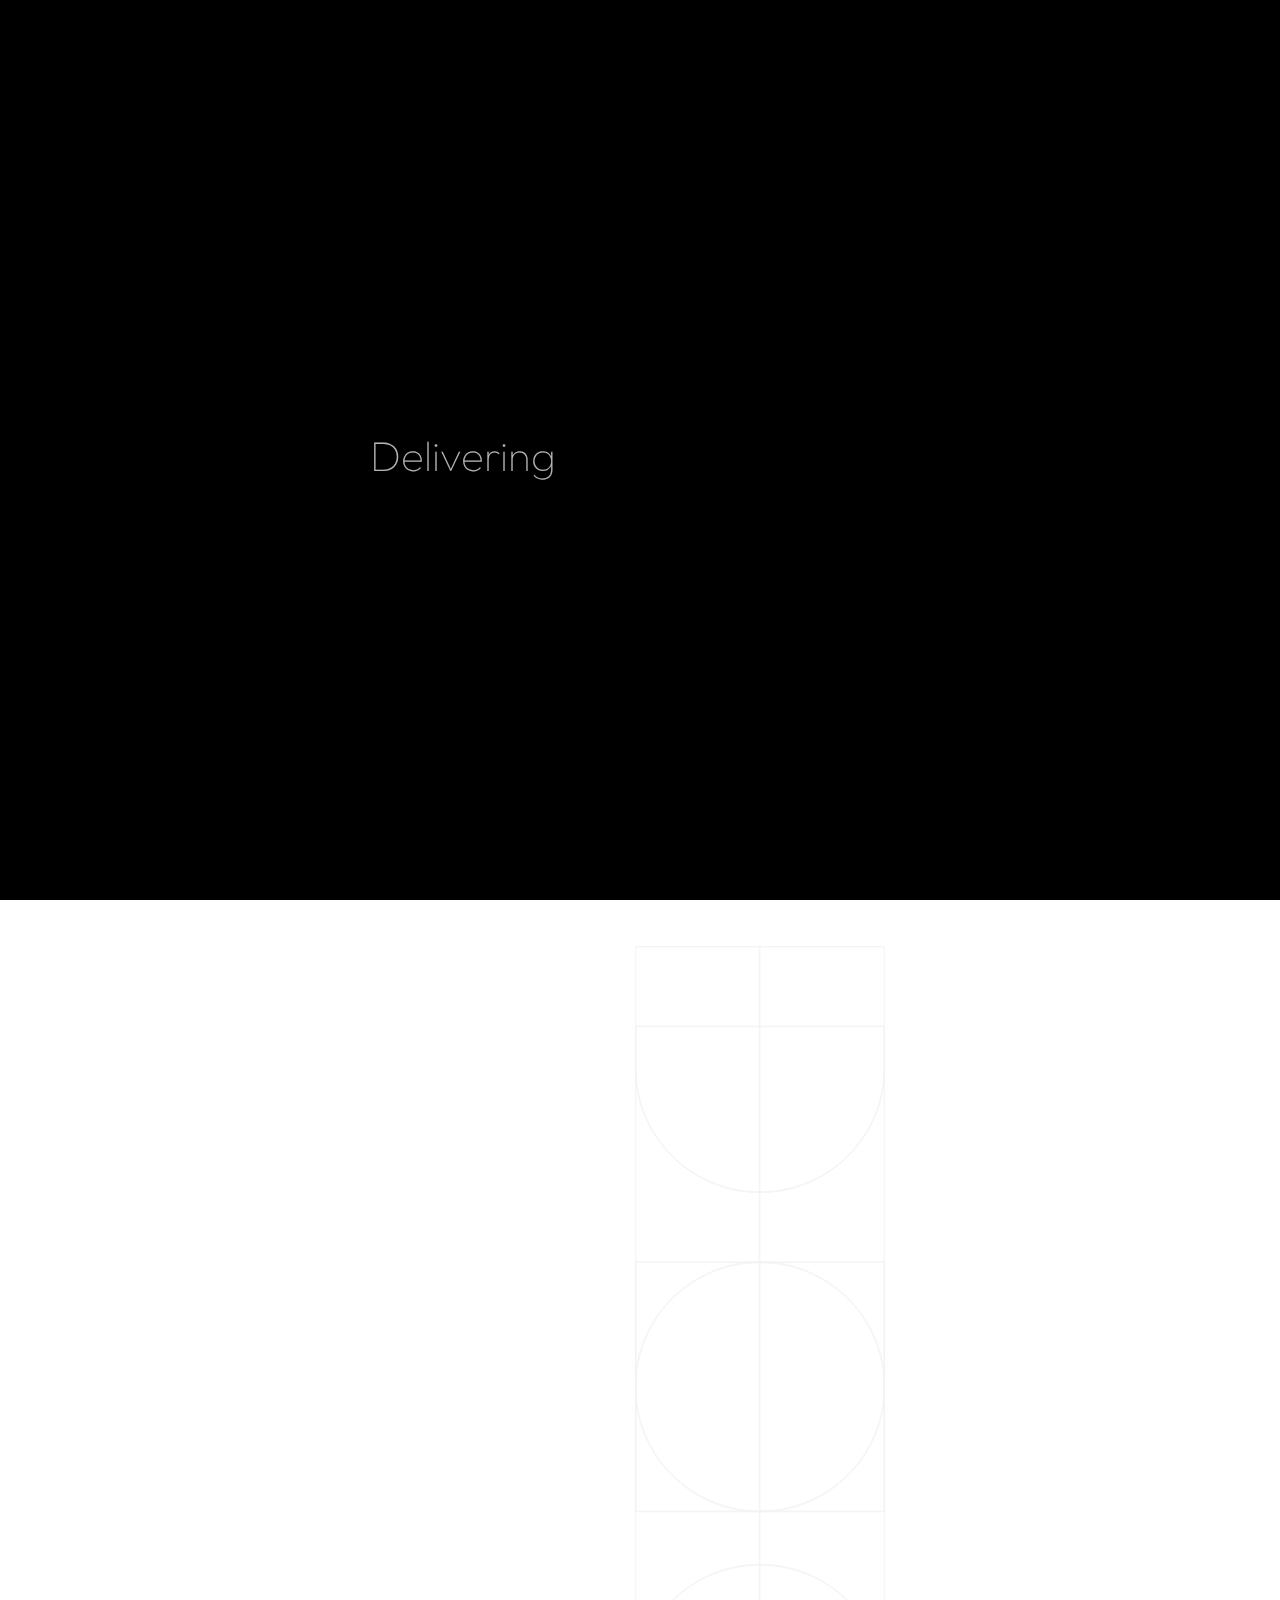
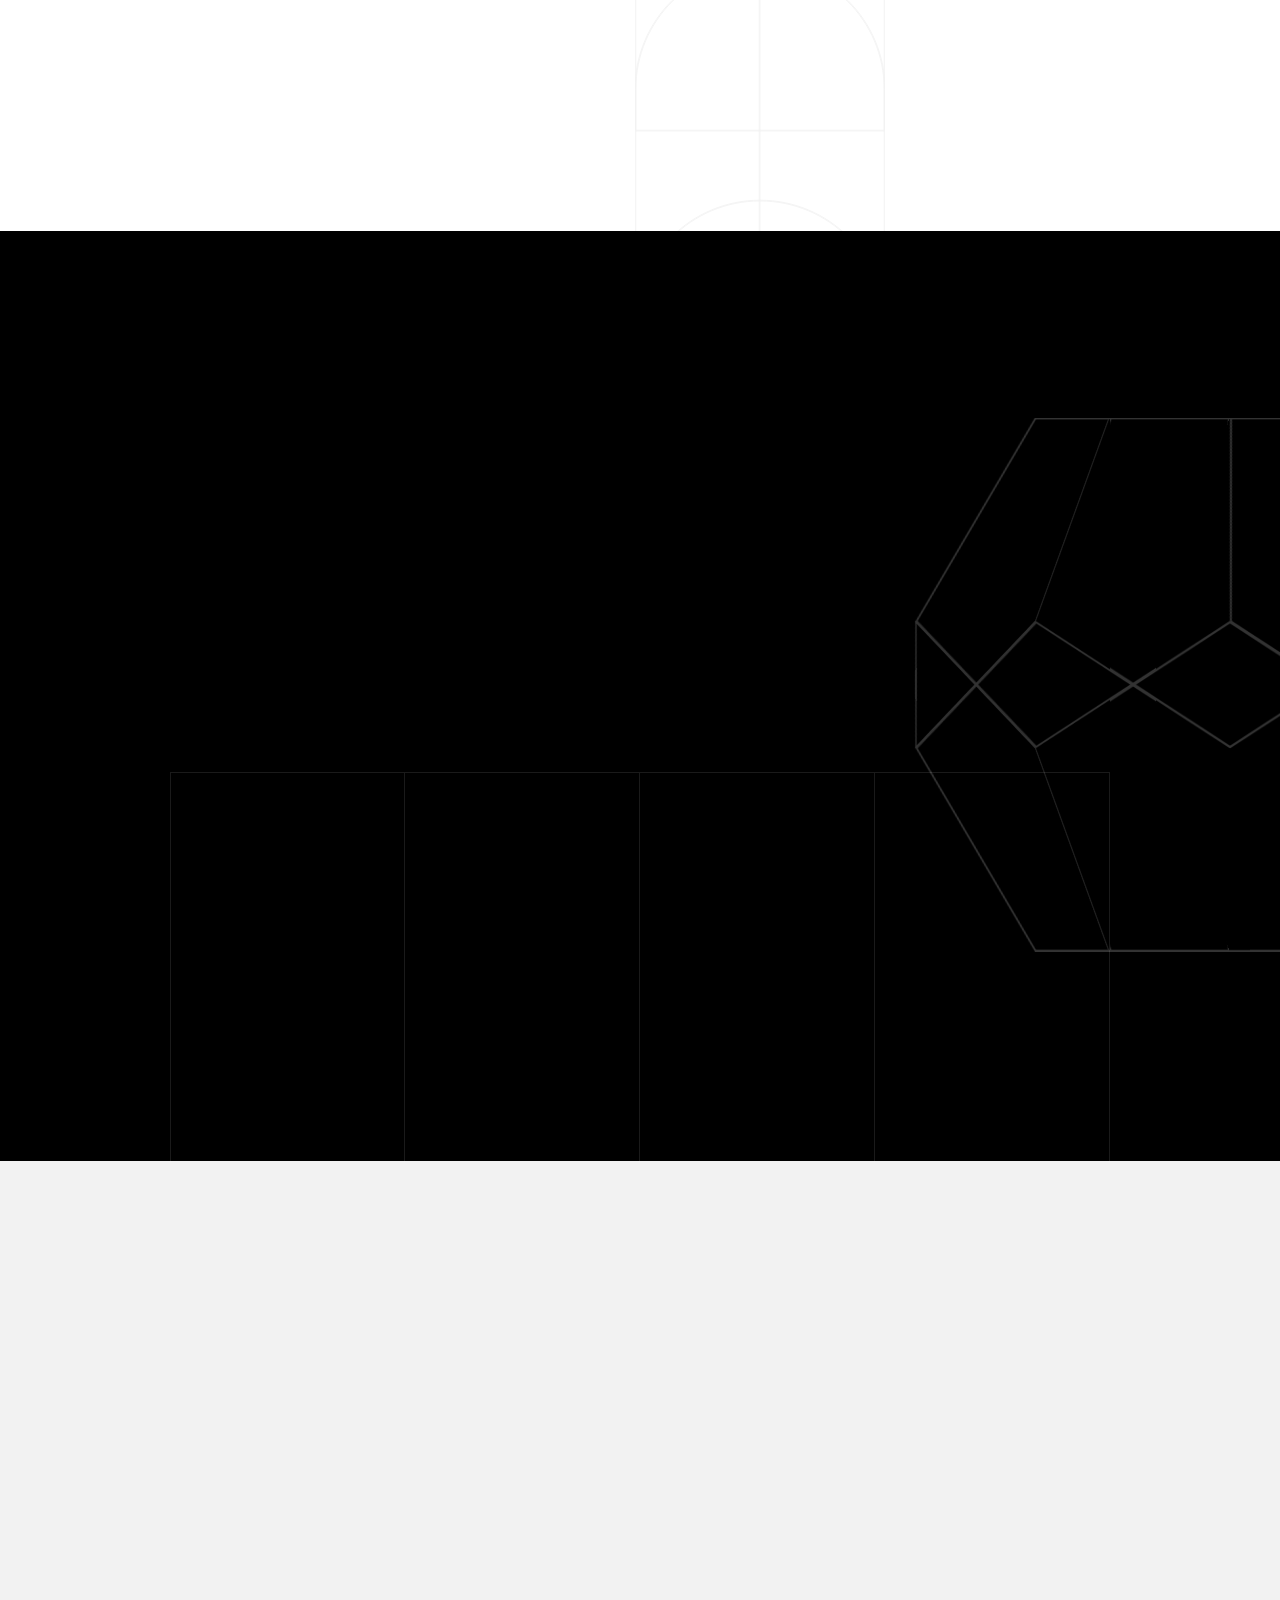
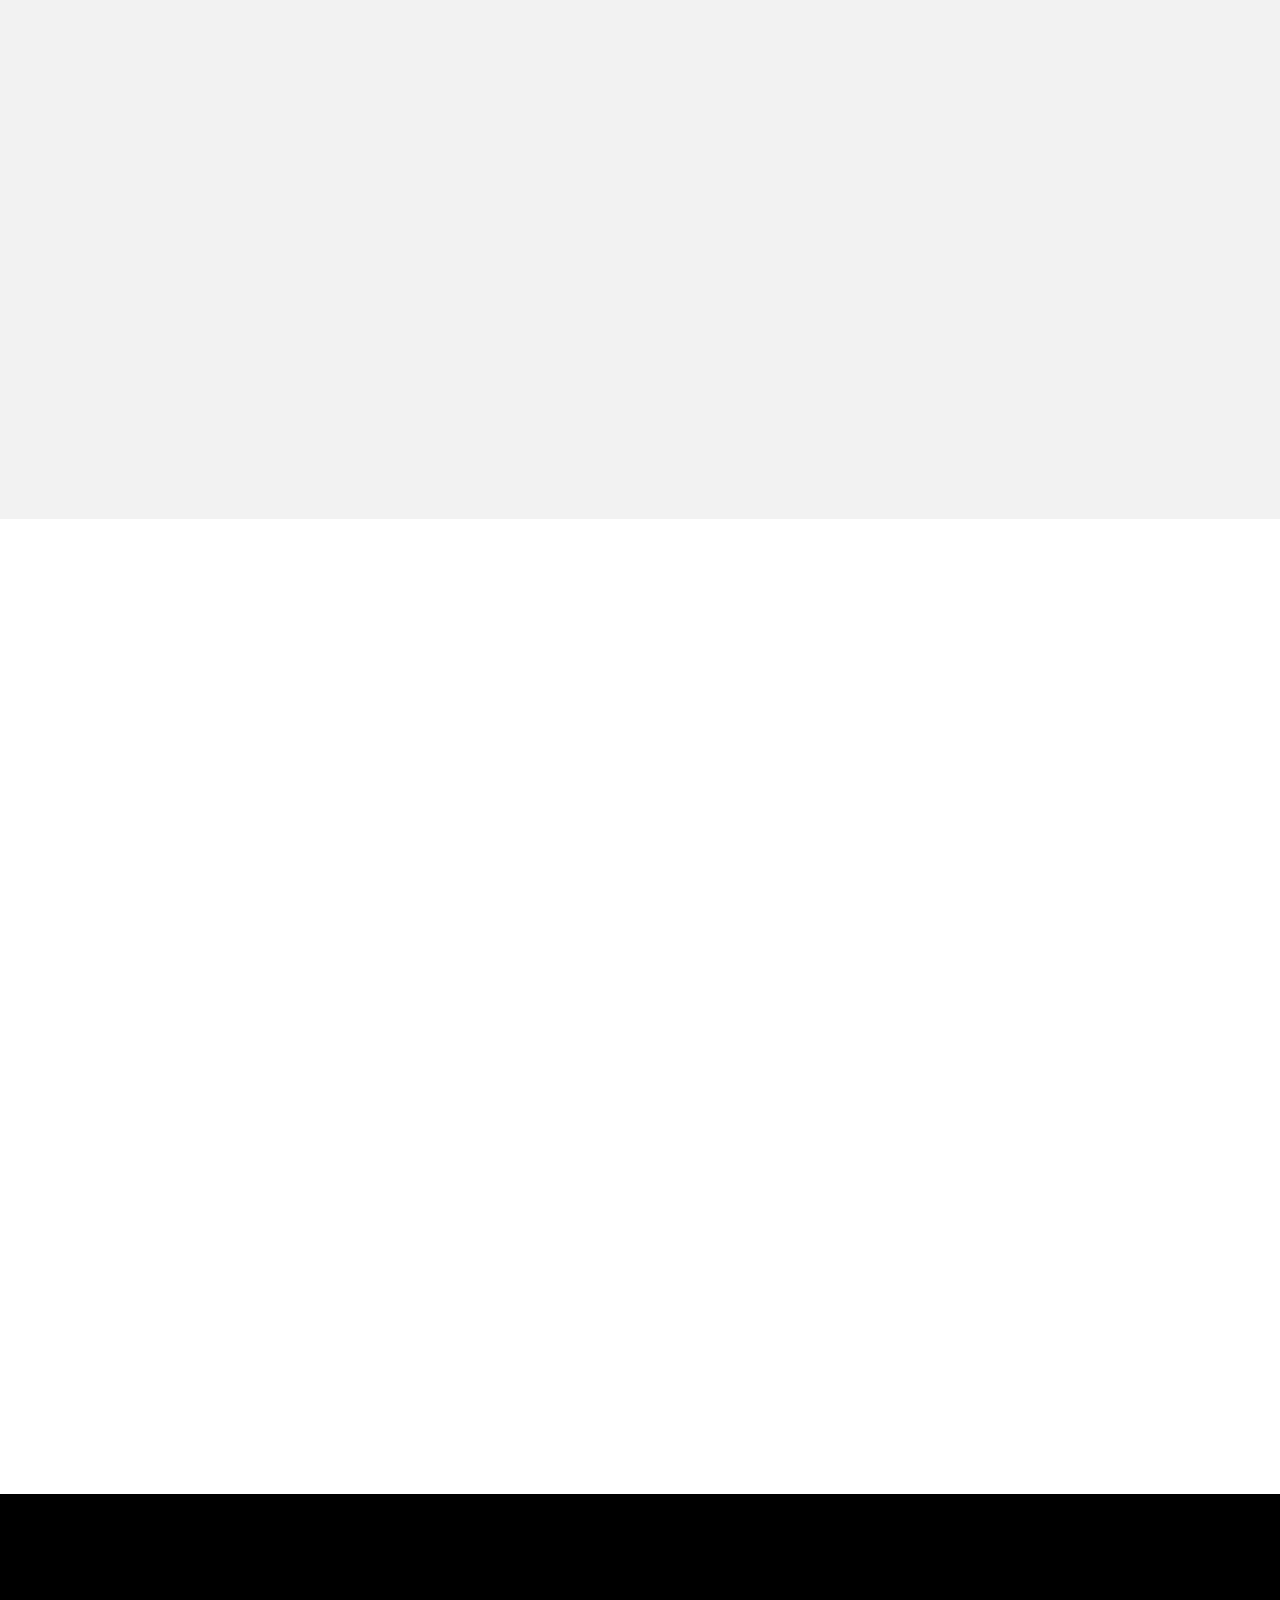
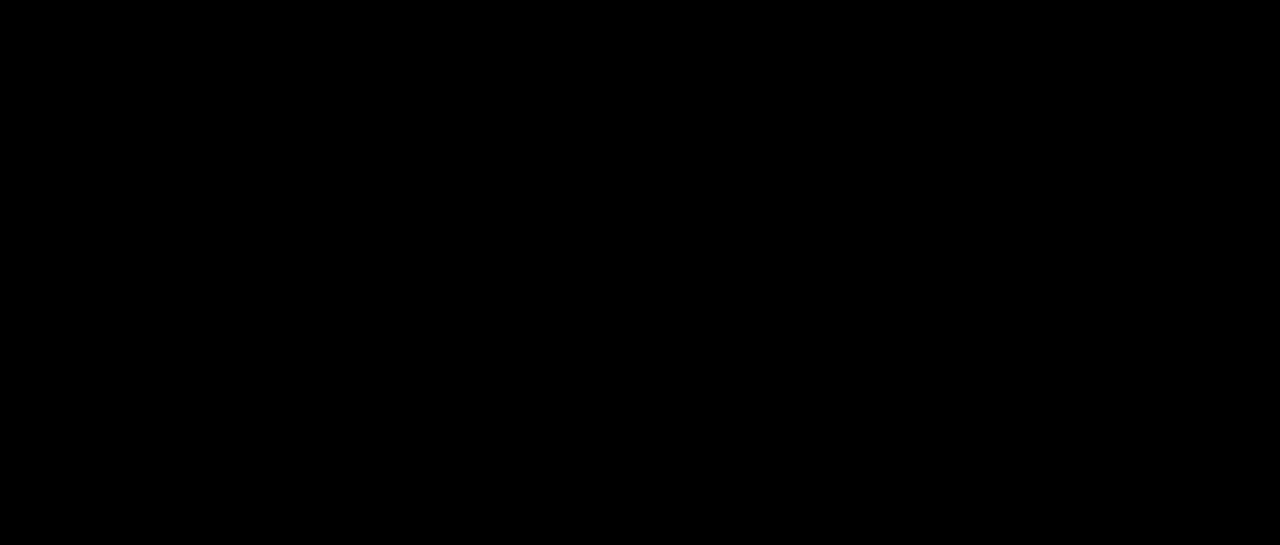
<file: index.html>
<!DOCTYPE html>
<html lang="en">

<head>
    <!-- Google tag (gtag.js) -->
    <script async src="https://www.googletagmanager.com/gtag/js?id=G-XXXXXXX"></script>
    <script>
        window.dataLayer = window.dataLayer || [];
        function gtag() { dataLayer.push(arguments); }
        gtag('js', new Date());
        gtag('config', 'G-XXXXXXX');
    </script>
    <!-- Meta Pixel Code -->
    <script>
        !function (f, b, e, v, n, t, s) {
            if (f.fbq) return; n = f.fbq = function () {
                n.callMethod ?
                n.callMethod.apply(n, arguments) : n.queue.push(arguments)
            };
            if (!f._fbq) f._fbq = n; n.push = n; n.loaded = !0; n.version = '2.0';
            n.queue = []; t = b.createElement(e); t.async = !0;
            t.src = v; s = b.getElementsByTagName(e)[0];
            s.parentNode.insertBefore(t, s)
        }(window, document, 'script',
            'https://connect.facebook.net/en_US/fbevents.js');
        fbq('init', 'YOUR_PIXEL_ID');
        fbq('track', 'PageView');
    </script>
    <noscript>
        <img loading="lazy"  height="1" width="1" class="display-none"
            src="https://www.facebook.com/tr?id=YOUR_PIXEL_ID&ev=PageView&noscript=1" />
    </noscript>
    <!-- End Meta Pixel Code -->

    <meta name="robots" content="noindex, nofollow" />
    <meta charset="UTF-8" />
    <meta name="viewport" content="width=device-width, initial-scale=1.0" />
    <meta http-equiv="X-UA-Compatible" content="ie=edge" />

    <title>Blakaces - Design, Branding & Development Agency</title>
    <meta name="description"
        content="Blakaces is a creative agency offering world-class branding, graphic design, web development, and digital marketing solutions that bring ideas to life." />
    <meta name="keywords"
        content="creative design agency, branding services Pakistan, graphic design, UI/UX, advertising, marketing firm, software development, digital agency Pakistan, Blakaces" />
    <meta name="author" content="Blakaces" />

    <!-- Open Graph -->
    <meta property="og:title" content="Blakaces – Creative Design, Branding & Digital Development Agency" />
    <meta property="og:description"
        content="Discover Blakaces – A creative design and development agency helping brands grow with innovative ideas and stunning visuals." />
    <meta property="og:image" content="https://blakaces.co/img/og-image.webp" />
    <meta property="og:url" content="https://blakaces.co/" />
    <meta property="og:type" content="website" />

    <!-- Twitter Card -->
    <meta name="twitter:card" content="summary_large_image" />
    <meta name="twitter:title" content="Blakaces – Creative Design & Digital Agency in Pakistan" />
    <meta name="twitter:description"
        content="Creative branding, advertising, and software solutions tailored for your business." />
    <meta name="twitter:image" content="https://blakaces.co/img/og-image.webp" />

    <!-- Canonical -->
    <link rel="canonical" href="https://blakaces.co/" />

    <!-- Favicon -->
    <link rel="icon" type="image/x-icon" href="img/favicon.webp" />

    <!-- Stylesheets -->
    <link rel="stylesheet" href="css/plugins/bootstrap-grid.css" />
    <link rel="stylesheet" href="css/plugins/font-awesome.min.css" />
    <link rel="stylesheet" href="css/plugins/swiper.min.css" />
    <link rel="stylesheet" href="css/plugins/fancybox.min.css" />
    <link rel="stylesheet" href="css/style.css" />
<script type="application/ld+json">
{
  "@context": "https://schema.org",
  "@type": "LocalBusiness",
  "@id": "https://blakaces.co/#business",
  "name": "Blakaces",
  "url": "https://blakaces.co",
  "logo": "https://blakaces.co/img/logo-white.webp",
  "image": "https://blakaces.co/img/logo-white.webp",
  "telephone": "+92-333-3487134",
  "address": {
    "@type": "PostalAddress",
    "streetAddress": "Office No. A, 885, Sector 11-A North Karachi",
    "addressLocality": "Karachi",
    "postalCode": "75850",
    "addressCountry": "PK"
  },
  "openingHoursSpecification": {
    "@type": "OpeningHoursSpecification",
    "dayOfWeek": [
      "Monday",
      "Tuesday",
      "Wednesday",
      "Thursday",
      "Friday",
      "Saturday"
    ],
    "opens": "10:00",
    "closes": "18:00"
  },
  "contactPoint": {
    "@type": "ContactPoint",
    "telephone": "+92-333-3487134",
    "contactType": "Customer Service"
  },
  "sameAs": [
    "https://twitter.com/blakaces1",
    "https://www.instagram.com/blak.aces/",
    "https://www.facebook.com/Blakaces.co/",
    "https://linkedin.com/company/blakaces",
    "https://github.com/blakaces",
    "https://www.youtube.com/channel/UCZ1FCXu6uAhE6YkAsKQDGNg"
  ]
}
</script>


</head>


<body>

    <!-- wrapper -->
    <div class="mil-wrapper" id="top">

        <!-- cursor -->
        <div class="mil-ball">
            <span class="mil-icon-1">
                <svg viewBox="0 0 128 128">
                    <path
                        d="M106.1,41.9c-1.2-1.2-3.1-1.2-4.2,0c-1.2,1.2-1.2,3.1,0,4.2L116.8,61H11.2l14.9-14.9c1.2-1.2,1.2-3.1,0-4.2	c-1.2-1.2-3.1-1.2-4.2,0l-20,20c-1.2,1.2-1.2,3.1,0,4.2l20,20c0.6,0.6,1.4,0.9,2.1,0.9s1.5-0.3,2.1-0.9c1.2-1.2,1.2-3.1,0-4.2	L11.2,67h105.5l-14.9,14.9c-1.2,1.2-1.2,3.1,0,4.2c0.6,0.6,1.4,0.9,2.1,0.9s1.5-0.3,2.1-0.9l20-20c1.2-1.2,1.2-3.1,0-4.2L106.1,41.9	z" />
                </svg>
            </span>
            <div class="mil-more-text">More</div>
            <div class="mil-choose-text">Сhoose</div>
        </div>
        <!-- cursor end -->

        <!-- preloader -->
        <div class="mil-preloader">
            <div class="mil-preloader-animation">
                <div class="mil-pos-abs mil-animation-1">
                    <p class="mil-h3 mil-muted mil-thin">Delivering</p>
                    <p class="mil-h3 mil-muted mil-thin">Your</p>
                    <p class="mil-h3 mil-muted">Imagination</p>
                </div>
                <div class="mil-pos-abs mil-animation-2">
                    <div class="mil-reveal-frame">
                        <p class="mil-reveal-box"></p>
                        <p class="mil-h3 mil-muted mil-thin">blakaces.co</p>
                    </div>
                </div>
            </div>
        </div>
        <!-- preloader end -->

        <!-- scrollbar progress -->
        <div class="mil-progress-track">
            <div class="mil-progress"></div>
        </div>
        <!-- scrollbar progress end -->

        <!-- menu -->
        <div class="mil-menu-frame">
            <!-- frame clone -->
            <div class="mil-frame-top">
                <a href="index.html" class="mil-logo">
                    <img loading="lazy"  class="grey-scale" height="100px" src="img/web-icon.webp" alt="img" />
                </a>
                <div class="mil-menu-btn">
                    <span></span>
                </div>
            </div>
            <!-- frame clone end -->
            <div class="container">
                <div class="mil-menu-content">
                    <div class="row">
                        <div class="col-xl-5">

                            <nav class="mil-main-menu" id="swupMenu">
                                <ul>
                                    <li class="mil-active">
                                        <a href="index.html">Our Homepage</a>
                                    </li>
                                    <li class="mil-has-children">
                                        <a href="portfolio.html">Our Work</a>
                                    </li>
                                    <li class="mil-has-children">
                                        <a href="services.html">What We Do</a>
                                    </li>
                                    <li class="mil-has-children">
                                        <a href="contact.html">Contact Us</a>
                                    </li>
                                    <!-- <li class="mil-has-children">
                                        <a href="#.">Newsletter</a>
                                        <ul>
                                            <li><a href="blog.html">Blog List</a></li>
                                            <li><a href="publication.html">Publication</a></li>
                                        </ul>
                                    </li> -->
                                    <!-- <li class="mil-has-children">
                                        <a href="#.">Other pages</a>
                                        <ul>
                                            <li><a href="team.html">Team</a></li>
                                            <li><a href="contact.html">Contact</a></li>
                                            <li><a href="404.html">404</a></li>
                                        </ul>
                                    </li> -->
                                </ul>
                            </nav>

                        </div>
                        <div class="col-xl-7">

                            <div class="mil-menu-right-frame">
                                <div class="mil-animation-in">
                                    <div class="mil-animation-frame">
                                        <div class="mil-animation mil-position-1 mil-scale" data-value-1="2"
                                            data-value-2="2"></div>
                                    </div>
                                </div>
                                <div class="mil-menu-right">
                                    <div class="row">
                                        <div class="col-lg-8 mil-mb-60">

                                            <h6 class="mil-muted mil-mb-30">Projects</h6>

                                            <ul class="mil-menu-list">
                                                <li><a href="project-1.html" class="mil-light-soft">Interior design
                                                        studio</a></li>
                                                <li><a href="project-2.html" class="mil-light-soft">Home Security
                                                        Camera</a></li>
                                                <li><a href="project-3.html" class="mil-light-soft">Kemia Honest
                                                        Skincare</a></li>
                                                <li><a href="project-4.html" class="mil-light-soft">Cascade of Lava</a>
                                                </li>
                                                <li><a href="project-5.html" class="mil-light-soft">Air Pro by
                                                        Molekule</a></li>
                                                <li><a href="project-6.html" class="mil-light-soft">Tony's
                                                        Chocolonely</a></li>
                                            </ul>

                                        </div>
                                        <div class="col-lg-4 mil-mb-60">

                                            <h6 class="mil-muted mil-mb-30">Useful links</h6>

                                            <ul class="mil-menu-list">
                                                <li><a href="#." class="mil-light-soft">Privacy Policy</a></li>
                                                <li><a href="#." class="mil-light-soft">Terms and conditions</a></li>
                                            </ul>

                                        </div>
                                    </div>
                                    <div class="mil-divider mil-mb-60"></div>
                                    <div class="row justify-content-between">
                                        <div class="col-lg-8 mil-mb-60">
                                            <h6 class="mil-muted mil-mb-30">Karachi, Pakistan</h6>
                                            <p class="mil-light-soft mil-up">Office No. A, 885, Sector 11-A North
                                                Karachi
                                                <span class="mil-no-wrap">+(92) 333-3487134</span>
                                            </p>
                                        </div>
                                    </div>
                                </div>
                            </div>

                        </div>
                    </div>
                </div>
            </div>
        </div>
        <!-- menu -->

        <!-- curtain -->
        <div class="mil-curtain"></div>
        <!-- curtain end -->

        <!-- frame -->
        <div class="mil-frame">
            <div class="mil-frame-top">
                <a href="index.html" class="mil-logo">
                    <img loading="lazy"  class="grey-scale" height="50px" src="img/web-icon.webp" alt="img" />
                </a>
                <div class="mil-menu-btn">
                    <span></span>
                </div>
            </div>
            <div class="mil-frame-bottom">
                <div class="mil-current-page"></div>
                <div class="mil-back-to-top">
                    <a href="#top" class="mil-link mil-dark mil-arrow-place">
                        <span>Back to top</span>
                    </a>
                </div>
            </div>
        </div>
        <!-- frame end -->

        <!-- content -->
        <div class="mil-content">
            <div id="swupMain" class="mil-main-transition">

                <!-- banner -->
                <section class="mil-banner mil-dark-bg">
                    <div class="mi-invert-fix">
                        <div class="mil-animation-frame">
                            <div class="mil-animation mil-position-1 mil-scale" data-value-1="7" data-value-2="1.6">
                            </div>
                            <div class="mil-animation mil-position-2 mil-scale" data-value-1="4" data-value-2="1"></div>
                            <div class="mil-animation mil-position-3 mil-scale" data-value-1="1.2" data-value-2=".1">
                            </div>
                        </div>

                        <div class="mil-gradient"></div>

                        <div class="container">
                            <div class="mil-banner-content mil-up">
                                <h1 class="mil-muted mil-mb-60">Building <span class="mil-thin">Impactful</span><br>
                                    Digital <span class="mil-thin">Products</span></h1>
                                <div class="row">
                                    <div class="col-md-7 col-lg-5">

                                        <p class="mil-light-soft mil-mb-60">Welcome to our world of endless imagination
                                            and boundless creativity. Together, let's embark on a remarkable journey
                                            where dreams become tangible realities.</p>

                                    </div>
                                </div>

                                <a href="services.html" target="_blank"
                                    class="mil-button mil-arrow-place mil-btn-space">
                                    <span>What We Do</span>
                                </a>

                                <a href="portfolio.html" class="mil-link mil-muted mil-arrow-place">
                                    <span>View Portfolio</span>
                                </a>

                                <div class="mil-circle-text">
                                    <svg version="1.1" xmlns="http://www.w3.org/2000/svg"
                                        xmlns:xlink="http://www.w3.org/1999/xlink" x="0px" y="0px" viewBox="0 0 300 300"
                                        enable-background="new 0 0 300 300" xml:space="preserve"
                                        class="mil-ct-svg mil-rotate" data-value="360">
                                        <defs>
                                            <path id="circlePath"
                                                d="M 150, 150 m -60, 0 a 60,60 0 0,1 120,0 a 60,60 0 0,1 -120,0 " />
                                        </defs>
                                        <circle cx="150" cy="100" r="75" fill="none" />
                                        <g>
                                            <use xlink:href="#circlePath" fill="none" />
                                            <text class="letter-space-6">
                                                <!-- circle text -->
                                                <textPath xlink:href="#circlePath">Scroll down - Scroll down -
                                                </textPath>
                                            </text>
                                        </g>
                                    </svg>
                                    <a href="#about"
                                        class="mil-button mil-arrow-place mil-icon-button mil-arrow-down"></a>
                                </div>

                            </div>
                        </div>
                    </div>
                </section>
                <!-- banner end -->

                <!-- about -->
                <section id="about">
                    <div class="container mil-p-120-30">
                        <div class="row justify-content-between align-items-center">
                            <div class="col-lg-6 col-xl-5">

                                <div class="mil-mb-90">
                                    <h2 class="mil-up mil-mb-60">Discover <br>Our <span class="mil-thin">Agency</span>
                                    </h2>
                                    <p class="mil-up mil-mb-30">At our design studio, we are a collective of talented
                                        individuals ignited by our unwavering passion for transforming ideas into
                                        reality. With a harmonious blend of diverse backgrounds and a vast array of
                                        skill sets, we join forces to create compelling solutions for our esteemed
                                        clients.</p>

                                    <p class="mil-up mil-mb-60">Collaboration is at the heart of What We Do. Our team
                                        thrives on the synergy that arises when unique perspectives converge, fostering
                                        an environment of boundless creativity. By harnessing our collective expertise,
                                        we produce extraordinary results that consistently surpass expectations.</p>

                                    <div class="mil-about-quote">
                                        <div class="mil-avatar mil-up">
                                            <img loading="lazy"  src="img/faces/1.webp" alt="Founder">
                                        </div>
                                        <h6 class="mil-quote mil-up">Passionately Creating <span class="mil-thin">Design
                                                Wonders:</span> Unleashing <span class="mil-thin">Boundless
                                                Creativity</span></h6>
                                    </div>
                                </div>

                            </div>
                            <div class="col-lg-5">

                                <div class="mil-about-photo mil-mb-90">
                                    <div class="mil-lines-place"></div>
                                    <div class="mil-up mil-img-frame padding-bottom-160">
                                        <img loading="lazy"  src="img/photo/1.webp" alt="img" class="mil-scale" data-value-1="1"
                                            data-value-2="1.2">
                                    </div>
                                </div>

                            </div>
                        </div>
                    </div>
                </section>
                <!-- about end -->

                <!-- services -->
                <section class="mil-dark-bg">
                    <div class="mi-invert-fix">
                        <div class="mil-animation-frame">
                            <div class="mil-animation mil-position-1 mil-scale top-30px" data-value-1="2.4"
                                data-value-2="1.4"></div>
                            <div class="mil-animation mil-position-2 mil-scale left-150px" data-value-1="2"
                                data-value-2="1"></div>
                        </div>
                        <div class="container mil-p-120-0">

                            <div class="mil-mb-120">
                                <div class="row">
                                    <div class="col-lg-10">

                                        <span
                                            class="mil-suptitle mil-light-soft mil-suptitle-right mil-up">Professionals
                                            focused on helping your brand<br> grow and move forward.</span>

                                    </div>
                                </div>

                                <div class="mil-complex-text justify-content-center mil-up mil-mb-15">

                                    <span class="mil-text-image"><img loading="lazy"  src="img/photo/2.webp" alt="team"></span>
                                    <h2 class="mil-h1 mil-muted mil-center">Unique <span class="mil-thin">Ideas</span>
                                    </h2>

                                </div>
                                <div class="mil-complex-text justify-content-center mil-up">

                                    <h2 class="mil-h1 mil-muted mil-center">For Your <span
                                            class="mil-thin">Business.</span></h2>
                                    <a href="services.html"
                                        class="mil-services-button mil-button mil-arrow-place"><span>What we
                                            do</span></a>

                                </div>
                            </div>

                            <div class="row mil-services-grid m-0">
                                <div class="col-md-6 col-lg-3 mil-services-grid-item p-0">

                                    <a href="services.html" class="mil-service-card-sm mil-up">
                                        <h5 class="mil-muted mil-mb-30">Branding and <br>Identity Design</h5>
                                        <p class="mil-light-soft mil-mb-30">Our creative agency is a team of
                                            professionals focused on helping your brand grow.</p>
                                        <div class="mil-button mil-icon-button-sm mil-arrow-place"></div>
                                    </a>

                                </div>
                                <div class="col-md-6 col-lg-3 mil-services-grid-item p-0">

                                    <a href="services.html" class="mil-service-card-sm mil-up">
                                        <h5 class="mil-muted mil-mb-30">Website Design <br>and Development</h5>
                                        <p class="mil-light-soft mil-mb-30">Our creative agency is a team of
                                            professionals focused on helping your brand grow.</p>
                                        <div class="mil-button mil-icon-button-sm mil-arrow-place"></div>
                                    </a>

                                </div>
                                <div class="col-md-6 col-lg-3 mil-services-grid-item p-0">

                                    <a href="services.html" class="mil-service-card-sm mil-up">
                                        <h5 class="mil-muted mil-mb-30">Advertising and <br>Marketing Campaigns</h5>
                                        <p class="mil-light-soft mil-mb-30">Our creative agency is a team of
                                            professionals focused on helping your brand grow.</p>
                                        <div class="mil-button mil-icon-button-sm mil-arrow-place"></div>
                                    </a>

                                </div>
                                <div class="col-md-6 col-lg-3 mil-services-grid-item p-0">

                                    <a href="services.html" class="mil-service-card-sm mil-up">
                                        <h5 class="mil-muted mil-mb-30">Creative Consulting <br>and Development</h5>
                                        <p class="mil-light-soft mil-mb-30">Our creative agency is a team of
                                            professionals focused on helping your brand grow.</p>
                                        <div class="mil-button mil-icon-button-sm mil-arrow-place"></div>
                                    </a>

                                </div>
                            </div>
                        </div>
                    </div>
                </section>
                <!-- services end -->

                <!-- reviews -->
                <section class="mil-soft-bg">
                    <div class="container mil-p-120-120">

                        <div class="row">
                            <div class="col-lg-10">

                                <span class="mil-suptitle mil-suptitle-right mil-suptitle-dark mil-up">Customer reviews
                                    are a valuable source <br>of information for both businesses and consumers.</span>

                            </div>
                        </div>

                        <h2 class="mil-center mil-up mil-mb-60">Customer <span class="mil-thin">Voices:</span> <br>Hear
                            What <span class="mil-thin">They Say!</span></h2>

                        <div class="mil-revi-pagination mil-up mil-mb-60"></div>

                        <div class="row mil-relative justify-content-center">
                            <div class="col-lg-8">

                                <div class="mil-slider-nav mil-soft mil-reviews-nav mil-up">
                                    <div class="mil-slider-arrow mil-prev mil-revi-prev mil-arrow-place"></div>
                                    <div class="mil-slider-arrow mil-revi-next mil-arrow-place"></div>
                                </div>

                                <svg xmlns="http://www.w3.org/2000/svg" viewBox="0 0 48 48"
                                    class="mil-quote-icon mil-up">
                                    <path
                                        d="M 13.5 10 A 8.5 8.5 0 0 0 13.5 27 A 8.5 8.5 0 0 0 18.291016 25.519531 C 17.422273 29.222843 15.877848 31.803343 14.357422 33.589844 C 12.068414 36.279429 9.9433594 37.107422 9.9433594 37.107422 A 1.50015 1.50015 0 1 0 11.056641 39.892578 C 11.056641 39.892578 13.931586 38.720571 16.642578 35.535156 C 19.35357 32.349741 22 27.072581 22 19 A 1.50015 1.50015 0 0 0 21.984375 18.78125 A 8.5 8.5 0 0 0 13.5 10 z M 34.5 10 A 8.5 8.5 0 0 0 34.5 27 A 8.5 8.5 0 0 0 39.291016 25.519531 C 38.422273 29.222843 36.877848 31.803343 35.357422 33.589844 C 33.068414 36.279429 30.943359 37.107422 30.943359 37.107422 A 1.50015 1.50015 0 1 0 32.056641 39.892578 C 32.056641 39.892578 34.931586 38.720571 37.642578 35.535156 C 40.35357 32.349741 43 27.072581 43 19 A 1.50015 1.50015 0 0 0 42.984375 18.78125 A 8.5 8.5 0 0 0 34.5 10 z"
                                        fill="#000000" />
                                </svg>

                                <div class="swiper-container mil-reviews-slider">
                                    <div class="swiper-wrapper">
                                        <div class="swiper-slide">
                                            <div class="mil-review-frame mil-center" data-swiper-parallax="-200"
                                                data-swiper-parallax-opacity="0">
                                                <h5 class="mil-up mil-mb-10">Janet Williams</h5>
                                                <p class="mil-mb-5 mil-upper mil-up mil-mb-30">Upwork</p>
                                                <p class="mil-text-xl mil-up">
                                                    Omer was extremely responsive, professional and friendly, and a
                                                    pleasure to work with. He made me feel like nothing was too much
                                                    trouble, however small the detail. He did an excellent job! Highly
                                                    recommend Syed Omer!
                                                </p>
                                            </div>
                                        </div>
                                        <div class="swiper-slide">
                                            <div class="mil-review-frame mil-center" data-swiper-parallax="-200"
                                                data-swiper-parallax-opacity="0">
                                                <h5 class="mil-up mil-mb-10">Basist I.</h5>
                                                <p class="mil-mb-5 mil-upper mil-up mil-mb-30">Freelancer</p>
                                                <p class="mil-text-xl mil-up">Fantastic Talent. Listened to my
                                                    requirements and delivered exactly what I wanted..</p>
                                            </div>
                                        </div>
                                        <div class="swiper-slide">
                                            <div class="mil-review-frame mil-center" data-swiper-parallax="-200"
                                                data-swiper-parallax-opacity="0">
                                                <h5 class="mil-up mil-mb-10">Aali Saboor</h5>
                                                <p class="mil-mb-5 mil-upper mil-up mil-mb-30">Upwork</p>
                                                <p class="mil-text-xl mil-up">Great experince working with this
                                                    team. Fast and works without having to guide to much. I have
                                                    found them quite detail oriented so all and all 100% recommended.
                                                </p>
                                            </div>
                                        </div>
                                        <div class="swiper-slide">
                                            <div class="mil-review-frame mil-center" data-swiper-parallax="-200"
                                                data-swiper-parallax-opacity="0">
                                                <h5 class="mil-up mil-mb-10">Syed Q.</h5>
                                                <p class="mil-mb-5 mil-upper mil-up mil-mb-30">Freelancer</p>
                                                <p class="mil-text-xl mil-up">Great experience working with blakaces.
                                                    They delivered a quality product on time. They made a nice website
                                                    with great UI/UX. The website was made on time and within budget.
                                                    They also gave great support throughout the process.</p>
                                            </div>
                                        </div>
                                        <div class="swiper-slide">
                                            <div class="mil-review-frame mil-center" data-swiper-parallax="-200"
                                                data-swiper-parallax-opacity="0">
                                                <h5 class="mil-up mil-mb-10">Farasat Saboor</h5>
                                                <p class="mil-mb-5 mil-upper mil-up mil-mb-30">Upwork</p>
                                                <p class="mil-text-xl mil-up">Great team. Works very fast and
                                                    provide samples in initial stages for better understanding. I will
                                                    be hiring them again very soon for website designs. Thank you very
                                                    much.</p>
                                            </div>
                                        </div>
                                        <div class="swiper-slide">
                                            <div class="mil-review-frame mil-center" data-swiper-parallax="-200"
                                                data-swiper-parallax-opacity="0">
                                                <h5 class="mil-up mil-mb-10">Martin M.</h5>
                                                <p class="mil-mb-5 mil-upper mil-up mil-mb-30">Freelancer</p>
                                                <p class="mil-text-xl mil-up">Very reliable with excellent commuication.
                                                    They managed to finish the complicated job fast and efficient.
                                                    Highly recommended.
                                                </p>
                                            </div>
                                        </div>
                                        <div class="swiper-slide">
                                            <div class="mil-review-frame mil-center" data-swiper-parallax="-200"
                                                data-swiper-parallax-opacity="0">
                                                <h5 class="mil-up mil-mb-10">Yana Dedova.</h5>
                                                <p class="mil-mb-5 mil-upper mil-up mil-mb-30">Upwork</p>
                                                <p class="mil-text-xl mil-up">We had the pleasure of collaborating with
                                                    an outstanding team to refresh our website design. They showcased a
                                                    level of
                                                    professionalism, creativity, and technical expertise that fully met
                                                    our expectations. Throughout the project, communication was
                                                    seamless. We recommend
                                                    working with Blakaces to anyone seeking skilled professionals.
                                                </p>
                                            </div>
                                        </div>
                                        <div class="swiper-slide">
                                            <div class="mil-review-frame mil-center" data-swiper-parallax="-200"
                                                data-swiper-parallax-opacity="0">
                                                <h5 class="mil-up mil-mb-10">Onofrio F.</h5>
                                                <p class="mil-mb-5 mil-upper mil-up mil-mb-30">Freelancer</p>
                                                <p class="mil-text-xl mil-up">The developer put time and effort into my
                                                    project and had great communication. Work was done excellently,
                                                    great team.
                                                </p>
                                            </div>
                                        </div>
                                    </div>
                                </div>

                            </div>
                        </div>

                    </div>
                </section>
                <!-- reviews end -->

                <!-- blog -->
                <section>
                    <div class="container mil-p-120-60">
                        <div class="row align-items-center mil-mb-30">
                            <div class="col-lg-6 mil-mb-30">
                                <h3 class="mil-up">Popular Publications:</h3>
                            </div>
                            <div class="col-lg-6 mil-mb-30">
                                <div class="mil-adaptive-right mil-up">
                                    <a href="blog.html" class="mil-link mil-dark mil-arrow-place">
                                        <span>View all</span>
                                    </a>
                                </div>
                            </div>
                        </div>
                        <div class="row">
                            <div class="col-lg-6">

                                <a href="publication.html" class="mil-blog-card mil-mb-60">
                                    <div class="mil-cover-frame mil-up">
                                        <img loading="lazy"  src="img/blog/1.webp" alt="cover">
                                    </div>
                                    <div class="mil-post-descr">
                                        <div class="mil-labels mil-up mil-mb-30">
                                            <div class="mil-label mil-upper mil-accent">TECHNOLOGY</div>
                                            <div class="mil-label mil-upper">may 24 2023</div>
                                        </div>
                                        <h4 class="mil-up mil-mb-30">How to Become a Graphic Designer in 10 Simple Steps
                                        </h4>
                                        <p class="mil-post-text mil-up mil-mb-30">Lorem ipsum dolor sit amet,
                                            consectetur adipisicing elit. Eius sequi commodi dignissimos optio, beatae,
                                            eos necessitatibus nisi. Nam cupiditate consectetur nostrum qui! Repellat
                                            natus nulla, nisi aliquid, asperiores impedit tempora sequi est
                                            reprehenderit cumque explicabo, dicta. Rem nihil ullam totam ea voluptas
                                            quibusdam repudiandae id ut at iure! Totam, a!</p>
                                        <div class="mil-link mil-dark mil-arrow-place mil-up">
                                            <span>Read more</span>
                                        </div>
                                    </div>
                                </a>

                            </div>
                            <div class="col-lg-6">

                                <a href="publication.html" class="mil-blog-card mil-mb-60">
                                    <div class="mil-cover-frame mil-up">
                                        <img loading="lazy"  src="img/blog/2.webp" alt="cover">
                                    </div>
                                    <div class="mil-post-descr">
                                        <div class="mil-labels mil-up mil-mb-30">
                                            <div class="mil-label mil-upper mil-accent">TECHNOLOGY</div>
                                            <div class="mil-label mil-upper">may 24 2023</div>
                                        </div>
                                        <h4 class="mil-up mil-mb-30">16 Best Graphic Design Online and Offline Courses
                                        </h4>
                                        <p class="mil-post-text mil-up mil-mb-30">Lorem ipsum dolor sit amet,
                                            consectetur adipisicing elit. Eius sequi commodi dignissimos optio, beatae,
                                            eos necessitatibus nisi. Nam cupiditate consectetur nostrum qui! Repellat
                                            natus nulla, nisi aliquid, asperiores impedit tempora sequi est
                                            reprehenderit cumque explicabo, dicta. Rem nihil ullam totam ea voluptas
                                            quibusdam repudiandae id ut at iure! Totam, a!</p>
                                        <div class="mil-link mil-dark mil-arrow-place mil-up">
                                            <span>Read more</span>
                                        </div>
                                    </div>
                                </a>

                            </div>
                        </div>
                    </div>
                </section>
                <!-- blog end -->

                <!-- footer -->
                <footer class="mil-dark-bg">
                    <div class="mi-invert-fix">
                        <div class="container mil-p-120-60">
                            <div class="row justify-content-between">
                                <div class="col-md-4 col-lg-4 mil-mb-60">

                                    <div class="mil-muted mil-logo mil-up mil-mb-30">
                                        <img loading="lazy"  height="50px" src="img/logo-white.webp" alt="img" />
                                    </div>

                                    <p class="mil-light-soft mil-up mil-mb-30">Subscribe our newsletter:</p>

                                    <form class="mil-subscribe-form mil-up">
                                        <input type="text" placeholder="Enter our email">
                                        <button type="submit"
                                            class="mil-button mil-icon-button-sm mil-arrow-place"></button>
                                    </form>

                                </div>
                                <div class="col-md-7 col-lg-6">
                                    <div class="row justify-content-end">
                                        <div class="col-md-6 col-lg-7">

                                            <nav class="mil-footer-menu mil-mb-60">
                                                <ul>
                                                    <li class="mil-up mil-active">
                                                        <a href="index.html">Our Homepage</a>
                                                    </li>
                                                    <li class="mil-up">
                                                        <a href="portfolio.html">Our Work</a>
                                                    </li>
                                                    <li class="mil-up">
                                                        <a href="services.html">What We Do</a>
                                                    </li>
                                                    <li class="mil-up">
                                                        <a href="contact.html">Contact Us</a>
                                                    </li>
                                                </ul>
                                            </nav>

                                        </div>
                                        <div class="col-md-6 col-lg-5">

                                            <ul class="mil-menu-list mil-up mil-mb-60">
                                                <li><a href="#." class="mil-light-soft">Privacy Policy</a></li>
                                                <li><a href="#." class="mil-light-soft">Terms and conditions</a></li>
                                            </ul>

                                        </div>
                                    </div>
                                </div>
                            </div>

                            <div class="row justify-content-between flex-sm-row-reverse">
                                <div class="col-md-7 col-lg-6">

                                    <div class="row justify-content-between">

                                        <div class="col-md-9 col-lg-8 mil-mb-60">

                                            <h6 class="mil-muted mil-up mil-mb-30">Karachi, Pakistan</h6>

                                            <p class="mil-light-soft mil-up">Office No. A, 885, Sector 11-A North
                                                Karachi <span class="mil-no-wrap">+(92) 333-3487134</span></p>

                                        </div>
                                    </div>

                                </div>
                                <div class="col-md-4 col-lg-6 mil-mb-60">

                                    <div class="mil-vert-between">
                                        <div class="mil-mb-30">
                                            <ul class="mil-social-icons mil-up">
                                                <li><a href="#." target="_blank" class="social-icon"> <i
                                                            class="fab fa-behance"></i></a></li>
                                                <li><a href="#." target="_blank" class="social-icon"> <i
                                                            class="fab fa-dribbble"></i></a></li>
                                                <li><a href="#." target="_blank" class="social-icon"> <i
                                                            class="fab fa-twitter"></i></a></li>
                                                <li><a href="#." target="_blank" class="social-icon"> <i
                                                            class="fab fa-github"></i></a></li>
                                            </ul>
                                        </div>
                                        <p class="mil-light-soft mil-up">© Copyright 2025 - Blakaces. All Rights
                                            Reserved.</p>
                                    </div>

                                </div>
                            </div>
                        </div>
                    </div>
                </footer>
                <!-- footer end -->

                <!-- hidden elements -->
                <div class="mil-hidden-elements">
                    <div class="mil-dodecahedron">
                        <div class="mil-pentagon">
                            <div></div>
                            <div></div>
                            <div></div>
                            <div></div>
                            <div></div>
                        </div>
                        <div class="mil-pentagon">
                            <div></div>
                            <div></div>
                            <div></div>
                            <div></div>
                            <div></div>
                        </div>
                        <div class="mil-pentagon">
                            <div></div>
                            <div></div>
                            <div></div>
                            <div></div>
                            <div></div>
                        </div>
                        <div class="mil-pentagon">
                            <div></div>
                            <div></div>
                            <div></div>
                            <div></div>
                            <div></div>
                        </div>
                        <div class="mil-pentagon">
                            <div></div>
                            <div></div>
                            <div></div>
                            <div></div>
                            <div></div>
                        </div>
                        <div class="mil-pentagon">
                            <div></div>
                            <div></div>
                            <div></div>
                            <div></div>
                            <div></div>
                        </div>
                        <div class="mil-pentagon">
                            <div></div>
                            <div></div>
                            <div></div>
                            <div></div>
                            <div></div>
                        </div>
                        <div class="mil-pentagon">
                            <div></div>
                            <div></div>
                            <div></div>
                            <div></div>
                            <div></div>
                        </div>
                        <div class="mil-pentagon">
                            <div></div>
                            <div></div>
                            <div></div>
                            <div></div>
                            <div></div>
                        </div>
                        <div class="mil-pentagon">
                            <div></div>
                            <div></div>
                            <div></div>
                            <div></div>
                            <div></div>
                        </div>
                        <div class="mil-pentagon">
                            <div></div>
                            <div></div>
                            <div></div>
                            <div></div>
                            <div></div>
                        </div>
                        <div class="mil-pentagon">
                            <div></div>
                            <div></div>
                            <div></div>
                            <div></div>
                            <div></div>
                        </div>
                    </div>

                    <svg xmlns="http://www.w3.org/2000/svg" viewBox="0 0 24 24" class="mil-arrow">
                        <path
                            d="M 14 5.3417969 C 13.744125 5.3417969 13.487969 5.4412187 13.292969 5.6367188 L 13.207031 5.7226562 C 12.816031 6.1136563 12.816031 6.7467188 13.207031 7.1367188 L 17.070312 11 L 4 11 C 3.448 11 3 11.448 3 12 C 3 12.552 3.448 13 4 13 L 17.070312 13 L 13.207031 16.863281 C 12.816031 17.254281 12.816031 17.887344 13.207031 18.277344 L 13.292969 18.363281 C 13.683969 18.754281 14.317031 18.754281 14.707031 18.363281 L 20.363281 12.707031 C 20.754281 12.316031 20.754281 11.682969 20.363281 11.292969 L 14.707031 5.6367188 C 14.511531 5.4412187 14.255875 5.3417969 14 5.3417969 z" />
                    </svg>

                    <svg width="250" viewBox="0 0 300 1404" fill="none" xmlns="http://www.w3.org/2000/svg"
                        class="mil-lines">
                        <path fill-rule="evenodd" clip-rule="evenodd"
                            d="M1 892L1 941H299V892C299 809.71 232.29 743 150 743C67.7096 743 1 809.71 1 892ZM0 942H300V892C300 809.157 232.843 742 150 742C67.1573 742 0 809.157 0 892L0 942Z"
                            class="mil-move" />
                        <path fill-rule="evenodd" clip-rule="evenodd"
                            d="M299 146V97L1 97V146C1 228.29 67.7096 295 150 295C232.29 295 299 228.29 299 146ZM300 96L0 96V146C0 228.843 67.1573 296 150 296C232.843 296 300 228.843 300 146V96Z"
                            class="mil-move" />
                        <path fill-rule="evenodd" clip-rule="evenodd" d="M299 1H1V1403H299V1ZM0 0V1404H300V0H0Z" />
                        <path fill-rule="evenodd" clip-rule="evenodd"
                            d="M150 -4.37115e-08L150 1404L149 1404L149 0L150 -4.37115e-08Z" />
                        <path fill-rule="evenodd" clip-rule="evenodd"
                            d="M150 1324C232.29 1324 299 1257.29 299 1175C299 1092.71 232.29 1026 150 1026C67.7096 1026 1 1092.71 1 1175C1 1257.29 67.7096 1324 150 1324ZM150 1325C232.843 1325 300 1257.84 300 1175C300 1092.16 232.843 1025 150 1025C67.1573 1025 0 1092.16 0 1175C0 1257.84 67.1573 1325 150 1325Z"
                            class="mil-move" />
                        <path fill-rule="evenodd" clip-rule="evenodd" d="M300 1175H0V1174H300V1175Z" class="mil-move" />
                        <path fill-rule="evenodd" clip-rule="evenodd"
                            d="M150 678C232.29 678 299 611.29 299 529C299 446.71 232.29 380 150 380C67.7096 380 1 446.71 1 529C1 611.29 67.7096 678 150 678ZM150 679C232.843 679 300 611.843 300 529C300 446.157 232.843 379 150 379C67.1573 379 0 446.157 0 529C0 611.843 67.1573 679 150 679Z"
                            class="mil-move" />
                        <path fill-rule="evenodd" clip-rule="evenodd" d="M299 380H1V678H299V380ZM0 379V679H300V379H0Z"
                            class="mil-move" />
                    </svg>
                </div>
                <!-- hidden elements end -->

            </div>
        </div>
        <!-- content -->
    </div>
    <!-- wrapper end -->

    <!-- jQuery js -->
    <script src="js/plugins/jquery.min.js"></script>
    <!-- swup js -->
    <script src="js/plugins/swup.min.js"></script>
    <!-- swiper js -->
    <script src="js/plugins/swiper.min.js"></script>
    <!-- fancybox js -->
    <script src="js/plugins/fancybox.min.js"></script>
    <!-- gsap js -->
    <script src="js/plugins/gsap.min.js"></script>
    <!-- scroll smoother -->
    <script src="js/plugins/smooth-scroll.js"></script>
    <!-- scroll trigger js -->
    <script src="js/plugins/ScrollTrigger.min.js"></script>
    <!-- scroll to js -->
    <script src="js/plugins/ScrollTo.min.js"></script>
    <!-- ashley js -->
    <script src="js/main.js"></script>

</body>

</html>
</file>
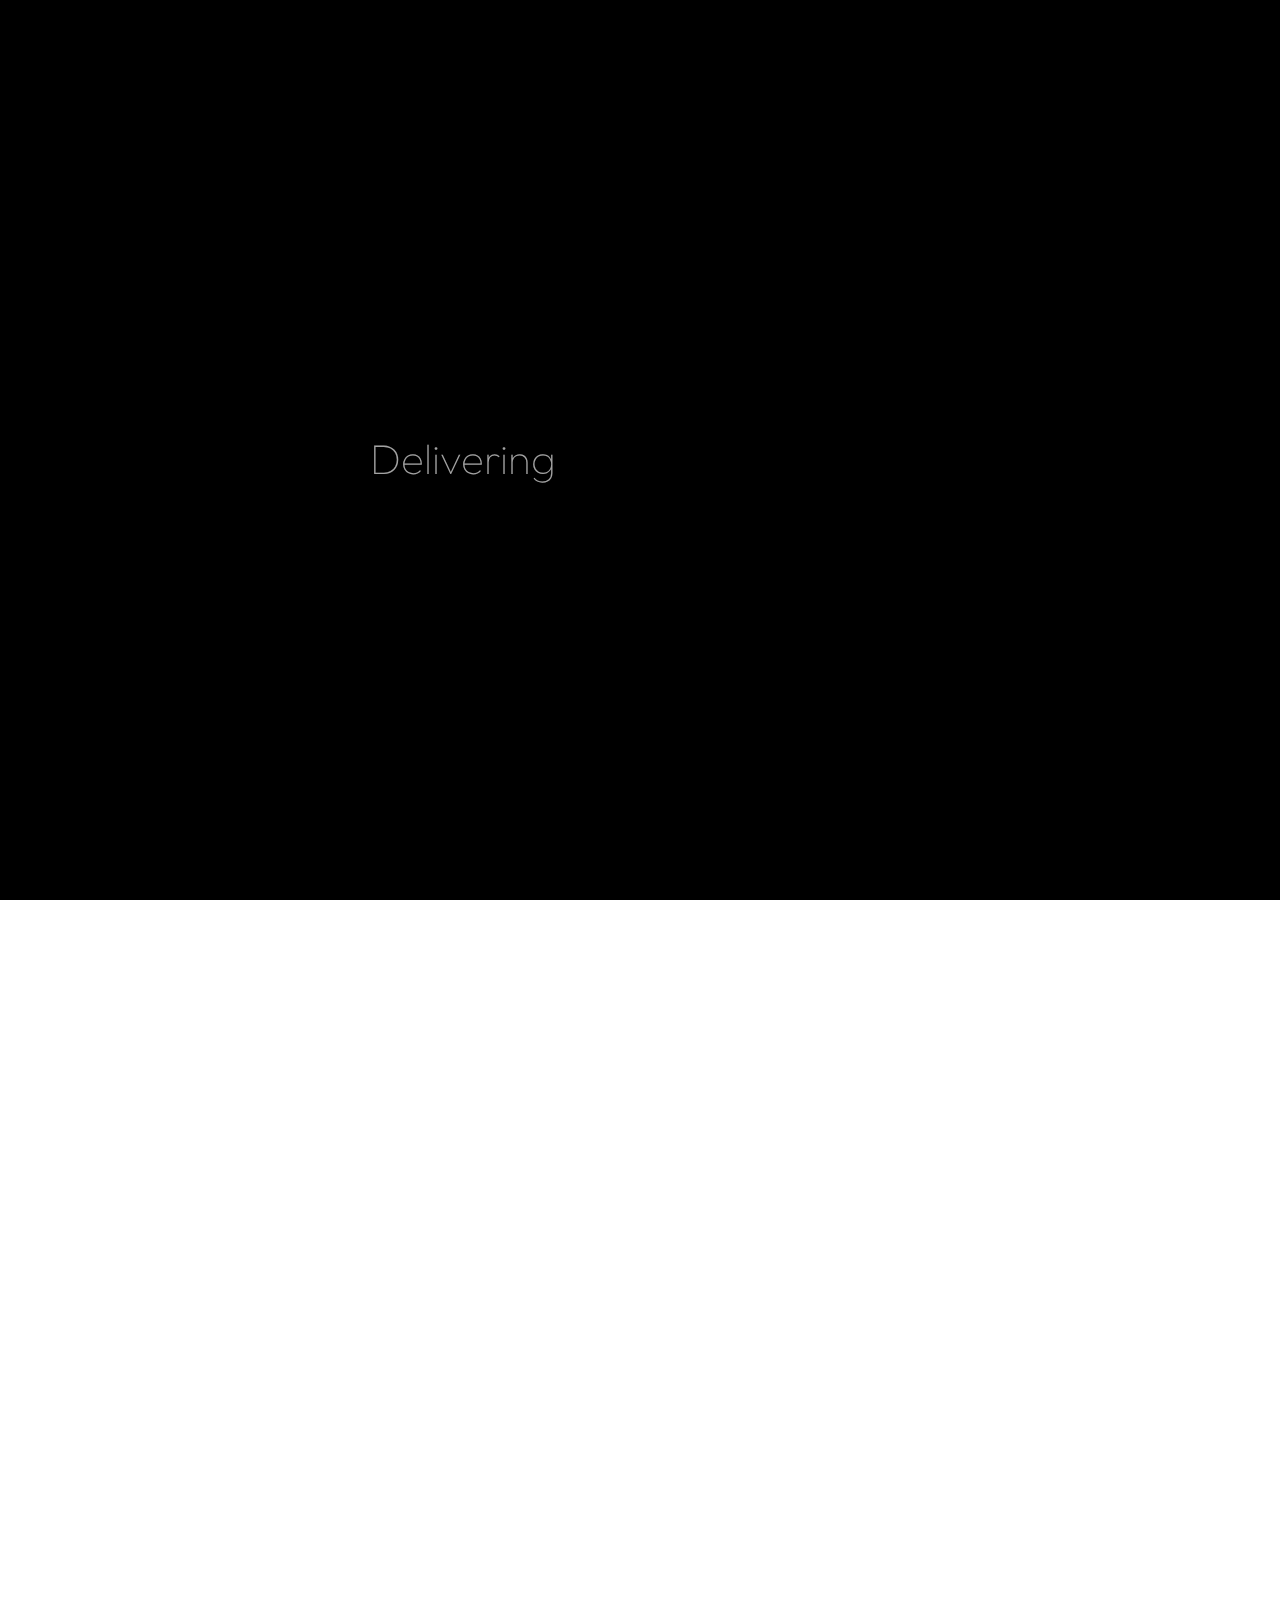
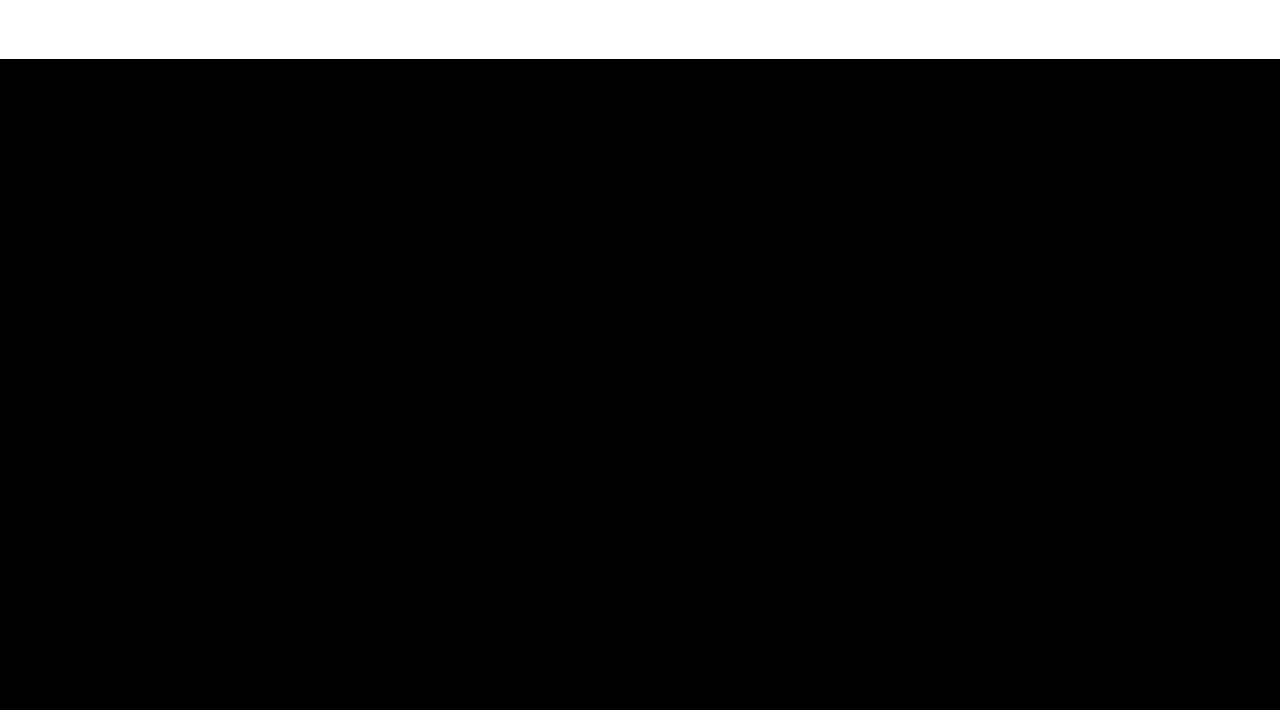
<file: contact-us.html>
<!DOCTYPE html>
<html lang="en">

<head>
    <!-- Google tag (gtag.js) -->
    <script async src="https://www.googletagmanager.com/gtag/js?id=G-XXXXXXX"></script>
    <script>
        window.dataLayer = window.dataLayer || [];
        function gtag() { dataLayer.push(arguments); }
        gtag('js', new Date());
        gtag('config', 'G-XXXXXXX');
    </script>
    <!-- Meta Pixel Code -->
    <script>
        !function (f, b, e, v, n, t, s) {
            if (f.fbq) return; n = f.fbq = function () {
                n.callMethod ?
                n.callMethod.apply(n, arguments) : n.queue.push(arguments)
            };
            if (!f._fbq) f._fbq = n; n.push = n; n.loaded = !0; n.version = '2.0';
            n.queue = []; t = b.createElement(e); t.async = !0;
            t.src = v; s = b.getElementsByTagName(e)[0];
            s.parentNode.insertBefore(t, s)
        }(window, document, 'script',
            'https://connect.facebook.net/en_US/fbevents.js');
        fbq('init', 'YOUR_PIXEL_ID');
        fbq('track', 'PageView');
    </script>
    <noscript>
        <img height="1" width="1" class="display-none"
            src="https://www.facebook.com/tr?id=YOUR_PIXEL_ID&ev=PageView&noscript=1" />
    </noscript>
    <!-- End Meta Pixel Code -->

    <meta name="robots" content="noindex, nofollow" />
    <meta charset="UTF-8" />
  <meta name="viewport" content="width=device-width, initial-scale=1.0" />
  <meta http-equiv="X-UA-Compatible" content="ie=edge" />

  <title>Contact Us | Blakaces – Creative Design, Marketing & Development Agency</title>
  <meta name="description" content="Get in touch with Blakaces, a creative design and digital agency based in Karachi, Pakistan. Contact us for branding, marketing, or development services." />
  <meta name="keywords" content="contact Blakaces, creative agency Karachi, digital agency Pakistan, marketing agency contact, web development contact" />
  <meta name="author" content="Blakaces" />

  <meta property="og:title" content="Contact Blakaces – Creative Design & Marketing Experts" />
  <meta property="og:description" content="Reach out to Blakaces for creative design, marketing, branding, and development services in Pakistan." />
  <meta property="og:url" content="https://blakaces.co//contact-us" />
  <meta property="og:image" content="https://blakaces.co/img/og-image.jpg" />
  <meta property="og:type" content="website" />

  <meta name="twitter:card" content="summary_large_image" />
  <meta name="twitter:title" content="Contact Blakaces – Web, Design, and Marketing Agency" />
  <meta name="twitter:description" content="Creative, strategic, and impactful—get in touch with Blakaces today." />
  <meta name="twitter:image" content="https://blakaces.co/img/og-image.jpg" />

  <link rel="canonical" href="https://blakaces.co//contact-us" />

  <link rel="icon" type="image/x-icon" href="img/favicon.webp" />

  <link rel="stylesheet" href="css/plugins/bootstrap-grid.css" />
  <link rel="stylesheet" href="css/plugins/font-awesome.min.css" />
  <link rel="stylesheet" href="css/plugins/swiper.min.css" />
  <link rel="stylesheet" href="css/plugins/fancybox.min.css" />
  <link rel="stylesheet" href="css/style.css" />
<script type="application/ld+json">
{
  "@context": "https://schema.org",
  "@type": "LocalBusiness",
  "@id": "https://blakaces.co/#business",
  "name": "Blakaces",
  "url": "https://blakaces.co",
  "logo": "https://blakaces.co/img/logo-white.webp",
  "image": "https://blakaces.co/img/logo-white.webp",
  "telephone": "+92-333-3487134",
  "address": {
    "@type": "PostalAddress",
    "streetAddress": "Office No. A, 885, Sector 11-A North Karachi",
    "addressLocality": "Karachi",
    "postalCode": "75850",
    "addressCountry": "PK"
  },
  "openingHoursSpecification": {
    "@type": "OpeningHoursSpecification",
    "dayOfWeek": [
      "Monday",
      "Tuesday",
      "Wednesday",
      "Thursday",
      "Friday",
      "Saturday"
    ],
    "opens": "10:00",
    "closes": "18:00"
  },
  "contactPoint": {
    "@type": "ContactPoint",
    "telephone": "+92-333-3487134",
    "contactType": "Customer Service"
  },
  "sameAs": [
    "https://twitter.com/blakaces1",
    "https://www.instagram.com/blak.aces/",
    "https://www.facebook.com/Blakaces.co/",
    "https://linkedin.com/company/blakaces",
    "https://github.com/blakaces",
    "https://www.youtube.com/channel/UCZ1FCXu6uAhE6YkAsKQDGNg"
  ]
}
</script>

</head>

<body>

    <!-- wrapper -->
    <div class="mil-wrapper" id="top">

        <!-- cursor -->
        <div class="mil-ball">
            <span class="mil-icon-1">
                <svg viewBox="0 0 128 128">
                    <path
                        d="M106.1,41.9c-1.2-1.2-3.1-1.2-4.2,0c-1.2,1.2-1.2,3.1,0,4.2L116.8,61H11.2l14.9-14.9c1.2-1.2,1.2-3.1,0-4.2	c-1.2-1.2-3.1-1.2-4.2,0l-20,20c-1.2,1.2-1.2,3.1,0,4.2l20,20c0.6,0.6,1.4,0.9,2.1,0.9s1.5-0.3,2.1-0.9c1.2-1.2,1.2-3.1,0-4.2	L11.2,67h105.5l-14.9,14.9c-1.2,1.2-1.2,3.1,0,4.2c0.6,0.6,1.4,0.9,2.1,0.9s1.5-0.3,2.1-0.9l20-20c1.2-1.2,1.2-3.1,0-4.2L106.1,41.9	z" />
                </svg>
            </span>
            <div class="mil-more-text">More</div>
            <div class="mil-choose-text">Сhoose</div>
        </div>
        <!-- cursor end -->

        <!-- preloader -->
        <div class="mil-preloader">
            <div class="mil-preloader-animation">
                <div class="mil-pos-abs mil-animation-1">
                    <p class="mil-h3 mil-muted mil-thin">Delivering</p>
                    <p class="mil-h3 mil-muted mil-thin">Your</p>
                    <p class="mil-h3 mil-muted">Imagination</p>
                </div>
                <div class="mil-pos-abs mil-animation-2">
                    <div class="mil-reveal-frame">
                        <p class="mil-reveal-box"></p>
                        <p class="mil-h3 mil-muted mil-thin">blakaces.co</p>
                    </div>
                </div>
            </div>
        </div>
        <!-- preloader end -->

        <!-- scrollbar progress -->
        <div class="mil-progress-track">
            <div class="mil-progress"></div>
        </div>
        <!-- scrollbar progress end -->

        <!-- menu -->
        <div class="mil-menu-frame">
            <!-- frame clone -->
            <div class="mil-frame-top">
                <a href="/" class="mil-logo">
                    <img height="50px" src="img/web-icon.webp" alt="img" />
                </a>
                <div class="mil-menu-btn">
                    <span></span>
                </div>
            </div>
            <!-- frame clone end -->
            <div class="container">
                <div class="mil-menu-content">
                    <div class="row">
                        <div class="col-xl-5">

                            <nav class="mil-main-menu" id="swupMenu">
                                <ul>
                                    <li class="mil-active">
                                        <a href="/">Homepage</a>
                                    </li>
                                    <li class="mil-has-children">
                                        <a href="/our-work">Our Work</a>
                                    </li>
                                    <li class="mil-has-children">
                                        <a href="/what-we-do">What We Do</a>
                                    </li>
                                    <li class="mil-has-children">
                                        <a href="/contact-us">Contact Us</a>
                                    </li>
                                    <!-- <li class="mil-has-children">
                                        <a href="#.">Newsletter</a>
                                        <ul>
                                            <li><a href="blog.html">Blog List</a></li>
                                            <li><a href="publication.html">Publication</a></li>
                                        </ul>
                                    </li> -->
                                    <!-- <li class="mil-has-children">
                                        <a href="#.">Other pages</a>
                                        <ul>
                                            <li><a href="team.html">Team</a></li>
                                            <li><a href="/contact-us">Contact</a></li>
                                            <li><a href="404.html">404</a></li>
                                        </ul>
                                    </li> -->
                                </ul>
                            </nav>

                        </div>
                        <div class="col-xl-7">

                            <div class="mil-menu-right-frame">
                                <div class="mil-animation-in">
                                    <div class="mil-animation-frame">
                                        <div class="mil-animation mil-position-1 mil-scale" data-value-1="2"
                                            data-value-2="2"></div>
                                    </div>
                                </div>
                                <div class="mil-menu-right">
                                    <div class="row">
                                        <div class="col-lg-8 mil-mb-60">

                                            <h6 class="mil-muted mil-mb-30">Projects</h6>

                                            <ul class="mil-menu-list">
                                                <li><a href="project-1.html" class="mil-light-soft">Interior design
                                                        studio</a></li>
                                                <li><a href="project-2.html" class="mil-light-soft">Home Security
                                                        Camera</a></li>
                                                <li><a href="project-3.html" class="mil-light-soft">Kemia Honest
                                                        Skincare</a></li>
                                                <li><a href="project-4.html" class="mil-light-soft">Cascade of Lava</a>
                                                </li>
                                                <li><a href="project-5.html" class="mil-light-soft">Air Pro by
                                                        Molekule</a></li>
                                                <li><a href="project-6.html" class="mil-light-soft">Tony's
                                                        Chocolonely</a></li>
                                            </ul>

                                        </div>
                                        <div class="col-lg-4 mil-mb-60">

                                            <h6 class="mil-muted mil-mb-30">Useful links</h6>

                                            <ul class="mil-menu-list">
                                                <li><a href="#." class="mil-light-soft">Privacy Policy</a></li>
                                                <li><a href="#." class="mil-light-soft">Terms and conditions</a></li>
                                            </ul>

                                        </div>
                                    </div>
                                    <div class="mil-divider mil-mb-60"></div>
                                    <div class="row justify-content-between">
                                        <div class="col-lg-8 mil-mb-60">
                                            <h6 class="mil-muted mil-mb-30">Karachi, Pakistan</h6>
                                            <p class="mil-light-soft mil-up">Office No. A, 885, Sector 11-A North
                                                Karachi
                                                <span class="mil-no-wrap">+(92) 32-0219413</span>
                                            </p>
                                        </div>
                                    </div>
                                </div>
                            </div>

                        </div>
                    </div>
                </div>
            </div>
        </div>
        <!-- menu -->

        <!-- curtain -->
        <div class="mil-curtain"></div>
        <!-- curtain end -->

        <!-- frame -->
        <div class="mil-frame">
            <div class="mil-frame-top">
                <a href="/" class="mil-logo">
                    <img class="grey-scale" height="50px" src="img/web-icon.webp" alt="img" />
                </a>
                <div class="mil-menu-btn">
                    <span></span>
                </div>
            </div>
            <div class="mil-frame-bottom">
                <div class="mil-current-page"></div>
                <div class="mil-back-to-top">
                    <a href="#top" class="mil-link mil-dark mil-arrow-place">
                        <span>Back to top</span>
                    </a>
                </div>
            </div>
        </div>
        <!-- frame end -->

        <!-- content -->
        <div class="mil-content">
            <div id="swupMain" class="mil-main-transition">

                <!-- Contact Banner -->
                <div class="mil-inner-banner mil-p-0-120">
                    <div class="mil-banner-content mil-center mil-up">
                        <div class="container">
                            <ul class="mil-breadcrumbs mil-center mil-mb-60">
                                <li><a href="/">Homepage</a></li>
                                <li><a href="/contact-us">Contact</a></li>
                            </ul>
                            <h1 class="mil-mb-60">Contact Blakaces – Let’s Create Something Great</h1>
                            <a href="#contact" class="mil-link mil-dark mil-arrow-place mil-down-arrow">
                                <span>Send message</span>
                            </a>
                        </div>
                    </div>
                </div>

                <!-- Contact Form -->
                <section id="contact">
                    <div class="container mil-p-120-90">
                        <h3 class="mil-center mil-up mil-mb-120">Let's <span class="mil-thin">Talk</span></h3>
                        <form id="contactForm" class="row align-items-center" aria-label="Contact form">
                            <div class="col-lg-6 mil-up">
                                <input type="text" id="name" name="name" placeholder="What's your name"
                                    aria-label="Your name" required />
                            </div>
                            <div class="col-lg-6 mil-up">
                                <input type="email" id="email" name="email" placeholder="Your Email"
                                    aria-label="Your email address" required />
                            </div>
                            <div class="col-lg-12 mil-up">
                                <textarea id="message" name="message" placeholder="Tell us about your project"
                                    aria-label="Your message" required></textarea>
                            </div>
                            <div class="col-lg-8">
                                <p class="mil-up mil-mb-30"><span class="mil-accent">*</span> We promise not to disclose
                                    your personal information to third parties.</p>
                            </div>
                            <div class="col-lg-4">
                                <div class="mil-adaptive-right mil-up mil-mb-30">
                                    <button type="submit" class="mil-button mil-arrow-place">
                                        <span>Send message</span>
                                    </button>
                                </div>
                            </div>
                        </form>
                        <div id="formResponse" class="top-20px"></div>
                    </div>
                </section>

                <!-- footer -->
                <footer class="mil-dark-bg">
                    <div class="mi-invert-fix">
                        <div class="container mil-p-120-60">
                            <div class="row justify-content-between">
                                <div class="col-md-4 col-lg-4 mil-mb-60">

                                    <div class="mil-muted mil-logo mil-up mil-mb-30">
                                        <img height="50px" src="img/logo-white.webp" alt="img" />
                                    </div>

                                    <p class="mil-light-soft mil-up mil-mb-30">Subscribe our newsletter:</p>

                                    <form class="mil-subscribe-form mil-up">
                                        <input type="text" placeholder="Enter our email">
                                        <button type="submit"
                                            class="mil-button mil-icon-button-sm mil-arrow-place"></button>
                                    </form>

                                </div>
                                <div class="col-md-7 col-lg-6">
                                    <div class="row justify-content-end">
                                        <div class="col-md-6 col-lg-7">

                                            <nav class="mil-footer-menu mil-mb-60">
                                                <ul>
                                                    <li class="mil-up mil-active">
                                                        <a href="/">Our Homepage</a>
                                                    </li>
                                                    <li class="mil-up">
                                                        <a href="/our-work">Our Work</a>
                                                    </li>
                                                    <li class="mil-up">
                                                        <a href="/what-we-do">What We Do</a>
                                                    </li>
                                                    <li class="mil-up">
                                                        <a href="/contact-us">Contact Us</a>
                                                    </li>
                                                </ul>
                                            </nav>

                                        </div>
                                        <div class="col-md-6 col-lg-5">

                                            <ul class="mil-menu-list mil-up mil-mb-60">
                                                <li><a href="#." class="mil-light-soft">Privacy Policy</a></li>
                                                <li><a href="#." class="mil-light-soft">Terms and conditions</a></li>
                                            </ul>

                                        </div>
                                    </div>
                                </div>
                            </div>

                            <div class="row justify-content-between flex-sm-row-reverse">
                                <div class="col-md-7 col-lg-6">

                                    <div class="row justify-content-between">

                                        <div class="col-md-9 col-lg-8 mil-mb-60">

                                            <h6 class="mil-muted mil-up mil-mb-30">Karachi, Pakistan</h6>

                                            <p class="mil-light-soft mil-up">Office No. A, 885, Sector 11-A North
                                                Karachi <span class="mil-no-wrap">+(92) 32-0219413</span></p>

                                        </div>
                                    </div>

                                </div>
                                <div class="col-md-4 col-lg-6 mil-mb-60">

                                    <div class="mil-vert-between">
                                        <div class="mil-mb-30">
                                            <ul class="mil-social-icons mil-up">
                                                <li><a href="#." target="_blank" class="social-icon"> <i
                                                            class="fab fa-behance"></i></a></li>
                                                <li><a href="#." target="_blank" class="social-icon"> <i
                                                            class="fab fa-dribbble"></i></a></li>
                                                <li><a href="#." target="_blank" class="social-icon"> <i
                                                            class="fab fa-twitter"></i></a></li>
                                                <li><a href="#." target="_blank" class="social-icon"> <i
                                                            class="fab fa-github"></i></a></li>
                                            </ul>
                                        </div>
                                        <p class="mil-light-soft mil-up">© Copyright 2025 - Blakaces. All Rights
                                            Reserved.</p>
                                    </div>

                                </div>
                            </div>
                        </div>
                    </div>
                </footer>
                <!-- footer end -->

                <!-- hidden elements -->
                <div class="mil-hidden-elements">
                    <div class="mil-dodecahedron">
                        <div class="mil-pentagon">
                            <div></div>
                            <div></div>
                            <div></div>
                            <div></div>
                            <div></div>
                        </div>
                        <div class="mil-pentagon">
                            <div></div>
                            <div></div>
                            <div></div>
                            <div></div>
                            <div></div>
                        </div>
                        <div class="mil-pentagon">
                            <div></div>
                            <div></div>
                            <div></div>
                            <div></div>
                            <div></div>
                        </div>
                        <div class="mil-pentagon">
                            <div></div>
                            <div></div>
                            <div></div>
                            <div></div>
                            <div></div>
                        </div>
                        <div class="mil-pentagon">
                            <div></div>
                            <div></div>
                            <div></div>
                            <div></div>
                            <div></div>
                        </div>
                        <div class="mil-pentagon">
                            <div></div>
                            <div></div>
                            <div></div>
                            <div></div>
                            <div></div>
                        </div>
                        <div class="mil-pentagon">
                            <div></div>
                            <div></div>
                            <div></div>
                            <div></div>
                            <div></div>
                        </div>
                        <div class="mil-pentagon">
                            <div></div>
                            <div></div>
                            <div></div>
                            <div></div>
                            <div></div>
                        </div>
                        <div class="mil-pentagon">
                            <div></div>
                            <div></div>
                            <div></div>
                            <div></div>
                            <div></div>
                        </div>
                        <div class="mil-pentagon">
                            <div></div>
                            <div></div>
                            <div></div>
                            <div></div>
                            <div></div>
                        </div>
                        <div class="mil-pentagon">
                            <div></div>
                            <div></div>
                            <div></div>
                            <div></div>
                            <div></div>
                        </div>
                        <div class="mil-pentagon">
                            <div></div>
                            <div></div>
                            <div></div>
                            <div></div>
                            <div></div>
                        </div>
                    </div>

                    <svg xmlns="http://www.w3.org/2000/svg" viewBox="0 0 24 24" class="mil-arrow">
                        <path
                            d="M 14 5.3417969 C 13.744125 5.3417969 13.487969 5.4412187 13.292969 5.6367188 L 13.207031 5.7226562 C 12.816031 6.1136563 12.816031 6.7467188 13.207031 7.1367188 L 17.070312 11 L 4 11 C 3.448 11 3 11.448 3 12 C 3 12.552 3.448 13 4 13 L 17.070312 13 L 13.207031 16.863281 C 12.816031 17.254281 12.816031 17.887344 13.207031 18.277344 L 13.292969 18.363281 C 13.683969 18.754281 14.317031 18.754281 14.707031 18.363281 L 20.363281 12.707031 C 20.754281 12.316031 20.754281 11.682969 20.363281 11.292969 L 14.707031 5.6367188 C 14.511531 5.4412187 14.255875 5.3417969 14 5.3417969 z" />
                    </svg>

                    <svg width="250" viewBox="0 0 300 1404" fill="none" xmlns="http://www.w3.org/2000/svg"
                        class="mil-lines">
                        <path fill-rule="evenodd" clip-rule="evenodd"
                            d="M1 892L1 941H299V892C299 809.71 232.29 743 150 743C67.7096 743 1 809.71 1 892ZM0 942H300V892C300 809.157 232.843 742 150 742C67.1573 742 0 809.157 0 892L0 942Z"
                            class="mil-move" />
                        <path fill-rule="evenodd" clip-rule="evenodd"
                            d="M299 146V97L1 97V146C1 228.29 67.7096 295 150 295C232.29 295 299 228.29 299 146ZM300 96L0 96V146C0 228.843 67.1573 296 150 296C232.843 296 300 228.843 300 146V96Z"
                            class="mil-move" />
                        <path fill-rule="evenodd" clip-rule="evenodd" d="M299 1H1V1403H299V1ZM0 0V1404H300V0H0Z" />
                        <path fill-rule="evenodd" clip-rule="evenodd"
                            d="M150 -4.37115e-08L150 1404L149 1404L149 0L150 -4.37115e-08Z" />
                        <path fill-rule="evenodd" clip-rule="evenodd"
                            d="M150 1324C232.29 1324 299 1257.29 299 1175C299 1092.71 232.29 1026 150 1026C67.7096 1026 1 1092.71 1 1175C1 1257.29 67.7096 1324 150 1324ZM150 1325C232.843 1325 300 1257.84 300 1175C300 1092.16 232.843 1025 150 1025C67.1573 1025 0 1092.16 0 1175C0 1257.84 67.1573 1325 150 1325Z"
                            class="mil-move" />
                        <path fill-rule="evenodd" clip-rule="evenodd" d="M300 1175H0V1174H300V1175Z" class="mil-move" />
                        <path fill-rule="evenodd" clip-rule="evenodd"
                            d="M150 678C232.29 678 299 611.29 299 529C299 446.71 232.29 380 150 380C67.7096 380 1 446.71 1 529C1 611.29 67.7096 678 150 678ZM150 679C232.843 679 300 611.843 300 529C300 446.157 232.843 379 150 379C67.1573 379 0 446.157 0 529C0 611.843 67.1573 679 150 679Z"
                            class="mil-move" />
                        <path fill-rule="evenodd" clip-rule="evenodd" d="M299 380H1V678H299V380ZM0 379V679H300V379H0Z"
                            class="mil-move" />
                    </svg>
                </div>
                <!-- hidden elements end -->

            </div>
        </div>
        <!-- content -->
    </div>
    <!-- wrapper end -->

    <!-- jQuery js -->
    <script src="js/plugins/jquery.min.js"></script>
    <!-- swup js -->
    <script src="js/plugins/swup.min.js"></script>
    <!-- swiper js -->
    <script src="js/plugins/swiper.min.js"></script>
    <!-- fancybox js -->
    <script src="js/plugins/fancybox.min.js"></script>
    <!-- gsap js -->
    <script src="js/plugins/gsap.min.js"></script>
    <!-- scroll smoother -->
    <script src="js/plugins/smooth-scroll.js"></script>
    <!-- scroll trigger js -->
    <script src="js/plugins/ScrollTrigger.min.js"></script>
    <!-- scroll to js -->
    <script src="js/plugins/ScrollTo.min.js"></script>
    <!-- ashley js -->
    <script src="js/main.js"></script>

    <script>
        document.getElementById('contactForm').addEventListener('submit', function (e) {
            e.preventDefault(); // Відміняємо стандартну відправку форми

            const formData = new FormData(this);

            fetch('send_email.php', {
                method: 'POST',
                body: formData
            })
                .then(response => response.json())
                .then(data => {
                    const responseDiv = document.getElementById('formResponse');
                    if (data.success) {
                        responseDiv.innerHTML = '<p class="green-text">Message sent successfully!</p>';
                        document.getElementById('contactForm').reset(); // Очистити форму
                    } else {
                        responseDiv.innerHTML = `<p class="red-text">Error: ${data.error}</p>`;
                    }
                })
                .catch(error => {
                    document.getElementById('formResponse').innerHTML = `<p class="red-text">An unexpected error occurred: ${error.message}</p>`;
                });
        });

    </script>

</body>

</html>
</file>
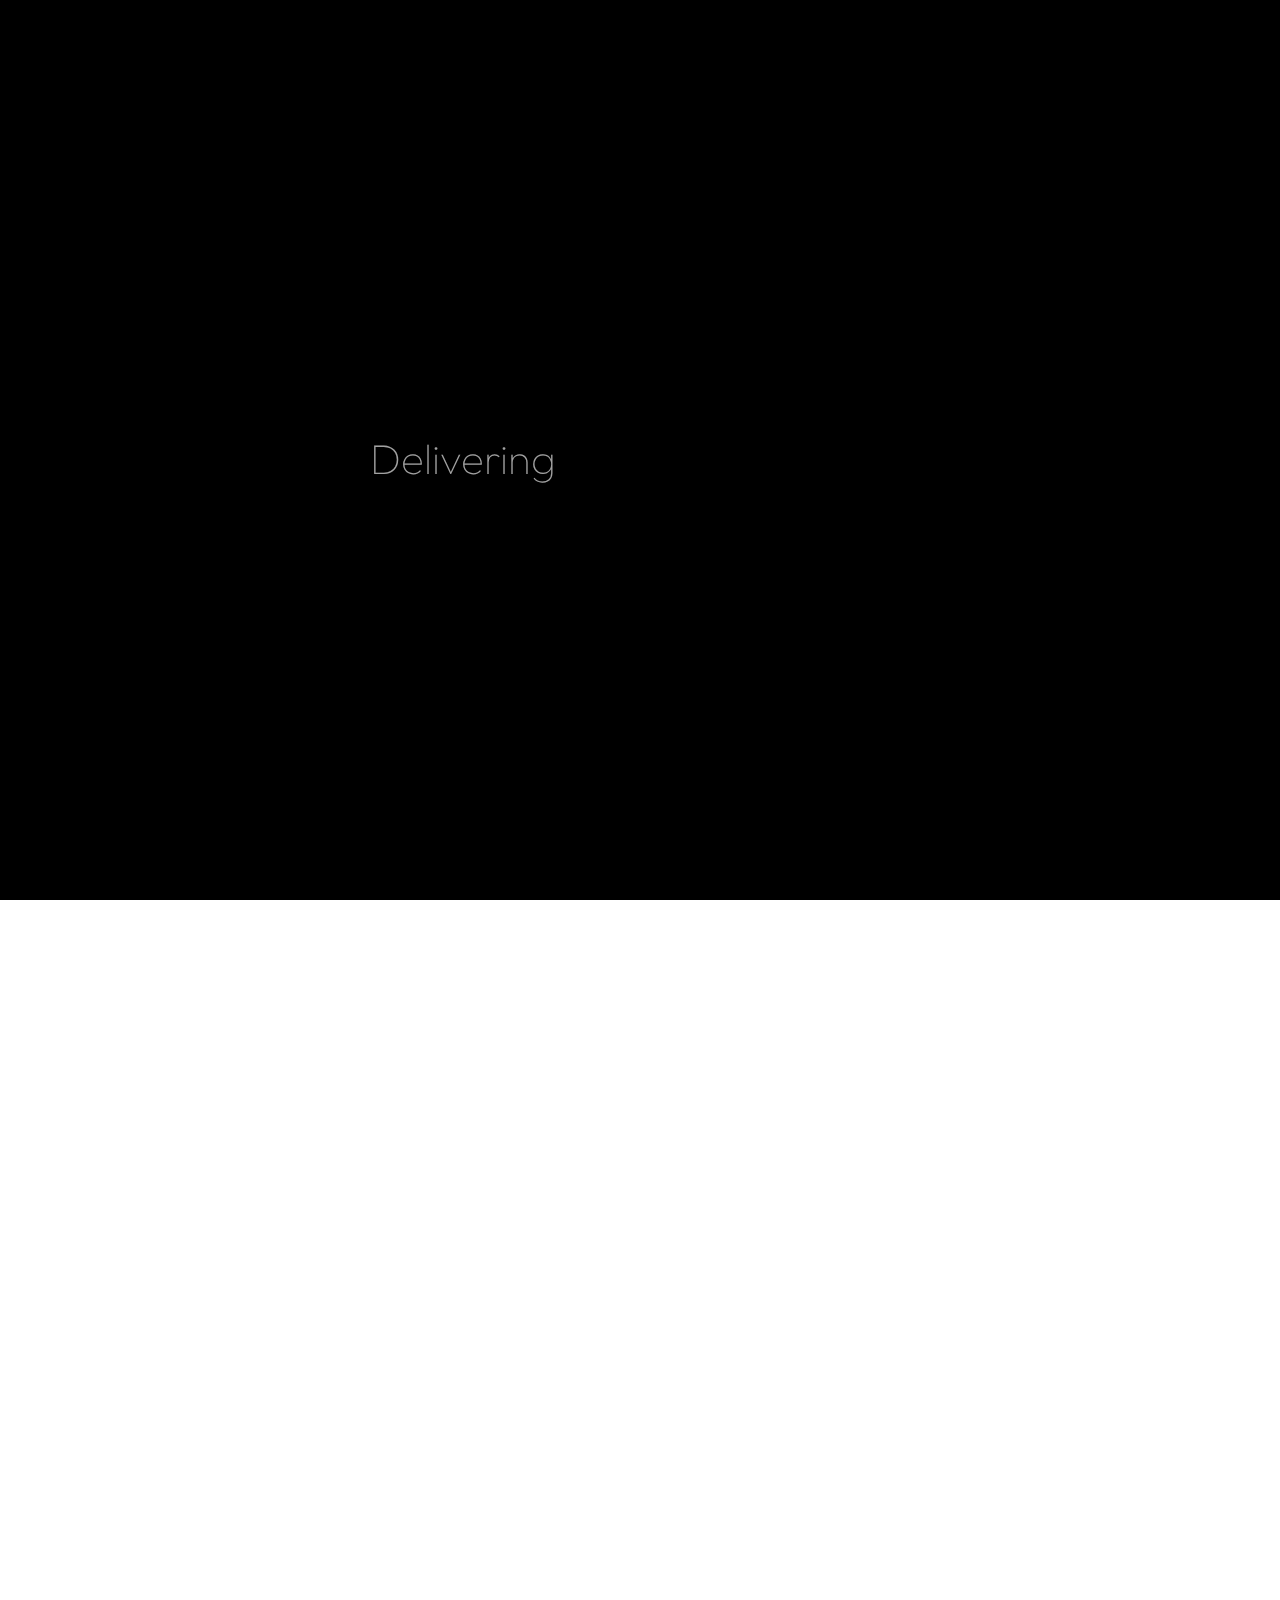
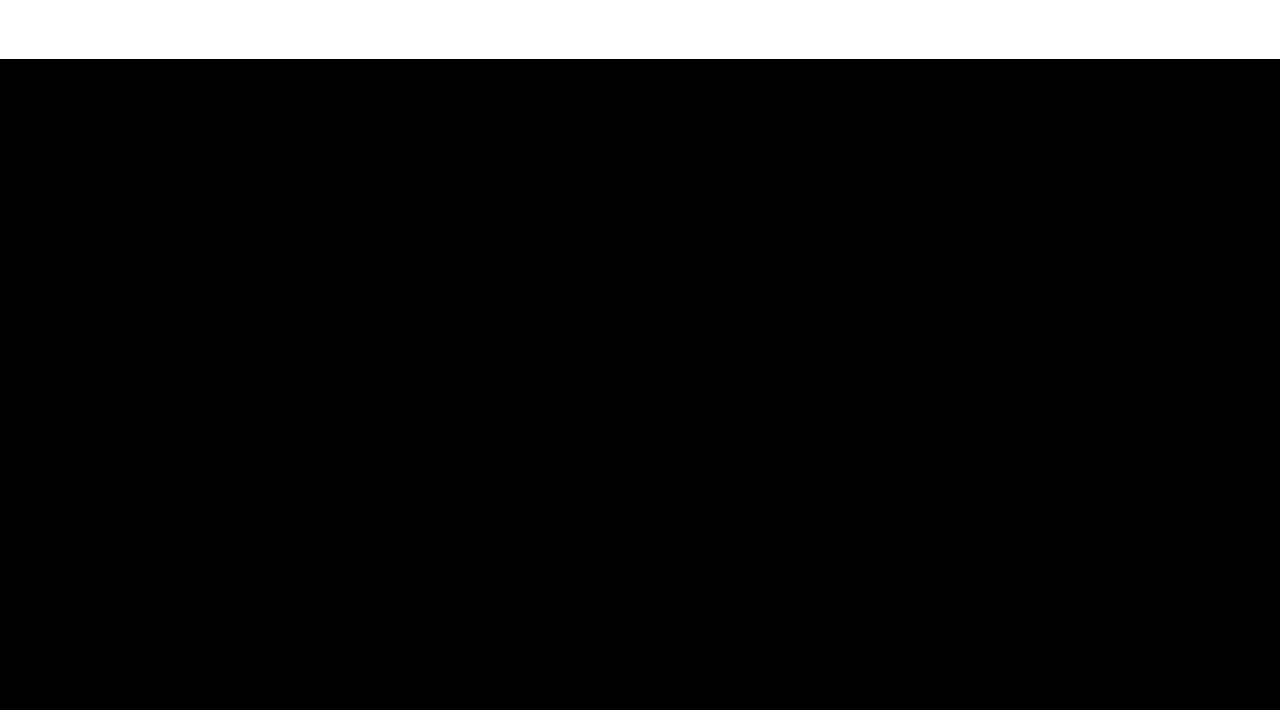
<file: contact.html>
<!DOCTYPE html>
<html lang="en">

<head>
    <!-- Google tag (gtag.js) -->
    <script async src="https://www.googletagmanager.com/gtag/js?id=G-XXXXXXX"></script>
    <script>
        window.dataLayer = window.dataLayer || [];
        function gtag() { dataLayer.push(arguments); }
        gtag('js', new Date());
        gtag('config', 'G-XXXXXXX');
    </script>
    <!-- Meta Pixel Code -->
    <script>
        !function (f, b, e, v, n, t, s) {
            if (f.fbq) return; n = f.fbq = function () {
                n.callMethod ?
                n.callMethod.apply(n, arguments) : n.queue.push(arguments)
            };
            if (!f._fbq) f._fbq = n; n.push = n; n.loaded = !0; n.version = '2.0';
            n.queue = []; t = b.createElement(e); t.async = !0;
            t.src = v; s = b.getElementsByTagName(e)[0];
            s.parentNode.insertBefore(t, s)
        }(window, document, 'script',
            'https://connect.facebook.net/en_US/fbevents.js');
        fbq('init', 'YOUR_PIXEL_ID');
        fbq('track', 'PageView');
    </script>
    <noscript>
        <img loading="lazy"  height="1" width="1" class="display-none"
            src="https://www.facebook.com/tr?id=YOUR_PIXEL_ID&ev=PageView&noscript=1" />
    </noscript>
    <!-- End Meta Pixel Code -->

    <meta name="robots" content="noindex, nofollow" />
    <meta charset="UTF-8" />
  <meta name="viewport" content="width=device-width, initial-scale=1.0" />
  <meta http-equiv="X-UA-Compatible" content="ie=edge" />

  <title>Contact Us | Blakaces – Design, Development Agency</title>
  <meta name="description" content="Get in touch with Blakaces, a creative design and digital agency based in Karachi, Pakistan. Contact us for branding, marketing, or development services." />
  <meta name="keywords" content="contact Blakaces, creative agency Karachi, digital agency Pakistan, marketing agency contact, web development contact" />
  <meta name="author" content="Blakaces" />

  <meta property="og:title" content="Contact Blakaces – Creative Design & Marketing Experts" />
  <meta property="og:description" content="Reach out to Blakaces for creative design, marketing, branding, and development services in Pakistan." />
  <meta property="og:url" content="https://blakaces.co/contact.html" />
  <meta property="og:image" content="https://blakaces.co/img/og-image.jpg" />
  <meta property="og:type" content="website" />

  <meta name="twitter:card" content="summary_large_image" />
  <meta name="twitter:title" content="Contact Blakaces – Web, Design, and Marketing Agency" />
  <meta name="twitter:description" content="Creative, strategic, and impactful—get in touch with Blakaces today." />
  <meta name="twitter:image" content="https://blakaces.co/img/og-image.jpg" />

  <link rel="canonical" href="https://blakaces.co/contact.html" />

  <link rel="icon" type="image/x-icon" href="img/favicon.webp" />

  <link rel="stylesheet" href="css/plugins/bootstrap-grid.css" />
  <link rel="stylesheet" href="css/plugins/font-awesome.min.css" />
  <link rel="stylesheet" href="css/plugins/swiper.min.css" />
  <link rel="stylesheet" href="css/plugins/fancybox.min.css" />
  <link rel="stylesheet" href="css/style.css" />
<script type="application/ld+json">
{
  "@context": "https://schema.org",
  "@type": "LocalBusiness",
  "@id": "https://blakaces.co/#business",
  "name": "Blakaces",
  "url": "https://blakaces.co",
  "logo": "https://blakaces.co/img/logo-white.webp",
  "image": "https://blakaces.co/img/logo-white.webp",
  "telephone": "+92-333-3487134",
  "address": {
    "@type": "PostalAddress",
    "streetAddress": "Office No. A, 885, Sector 11-A North Karachi",
    "addressLocality": "Karachi",
    "postalCode": "75850",
    "addressCountry": "PK"
  },
  "openingHoursSpecification": {
    "@type": "OpeningHoursSpecification",
    "dayOfWeek": [
      "Monday",
      "Tuesday",
      "Wednesday",
      "Thursday",
      "Friday",
      "Saturday"
    ],
    "opens": "10:00",
    "closes": "18:00"
  },
  "contactPoint": {
    "@type": "ContactPoint",
    "telephone": "+92-333-3487134",
    "contactType": "Customer Service"
  },
  "sameAs": [
    "https://twitter.com/blakaces1",
    "https://www.instagram.com/blak.aces/",
    "https://www.facebook.com/Blakaces.co/",
    "https://linkedin.com/company/blakaces",
    "https://github.com/blakaces",
    "https://www.youtube.com/channel/UCZ1FCXu6uAhE6YkAsKQDGNg"
  ]
}
</script>

</head>

<body>

    <!-- wrapper -->
    <div class="mil-wrapper" id="top">

        <!-- cursor -->
        <div class="mil-ball">
            <span class="mil-icon-1">
                <svg viewBox="0 0 128 128">
                    <path
                        d="M106.1,41.9c-1.2-1.2-3.1-1.2-4.2,0c-1.2,1.2-1.2,3.1,0,4.2L116.8,61H11.2l14.9-14.9c1.2-1.2,1.2-3.1,0-4.2	c-1.2-1.2-3.1-1.2-4.2,0l-20,20c-1.2,1.2-1.2,3.1,0,4.2l20,20c0.6,0.6,1.4,0.9,2.1,0.9s1.5-0.3,2.1-0.9c1.2-1.2,1.2-3.1,0-4.2	L11.2,67h105.5l-14.9,14.9c-1.2,1.2-1.2,3.1,0,4.2c0.6,0.6,1.4,0.9,2.1,0.9s1.5-0.3,2.1-0.9l20-20c1.2-1.2,1.2-3.1,0-4.2L106.1,41.9	z" />
                </svg>
            </span>
            <div class="mil-more-text">More</div>
            <div class="mil-choose-text">Сhoose</div>
        </div>
        <!-- cursor end -->

        <!-- preloader -->
        <div class="mil-preloader">
            <div class="mil-preloader-animation">
                <div class="mil-pos-abs mil-animation-1">
                    <p class="mil-h3 mil-muted mil-thin">Delivering</p>
                    <p class="mil-h3 mil-muted mil-thin">Your</p>
                    <p class="mil-h3 mil-muted">Imagination</p>
                </div>
                <div class="mil-pos-abs mil-animation-2">
                    <div class="mil-reveal-frame">
                        <p class="mil-reveal-box"></p>
                        <p class="mil-h3 mil-muted mil-thin">blakaces.co</p>
                    </div>
                </div>
            </div>
        </div>
        <!-- preloader end -->

        <!-- scrollbar progress -->
        <div class="mil-progress-track">
            <div class="mil-progress"></div>
        </div>
        <!-- scrollbar progress end -->

        <!-- menu -->
        <div class="mil-menu-frame">
            <!-- frame clone -->
            <div class="mil-frame-top">
                <a href="index.html" class="mil-logo">
                    <img loading="lazy"  height="50px" src="img/web-icon.webp" alt="img" />
                </a>
                <div class="mil-menu-btn">
                    <span></span>
                </div>
            </div>
            <!-- frame clone end -->
            <div class="container">
                <div class="mil-menu-content">
                    <div class="row">
                        <div class="col-xl-5">

                            <nav class="mil-main-menu" id="swupMenu">
                                <ul>
                                    <li class="mil-active">
                                        <a href="index.html">Homepage</a>
                                    </li>
                                    <li class="mil-has-children">
                                        <a href="portfolio.html">Our Work</a>
                                    </li>
                                    <li class="mil-has-children">
                                        <a href="services.html">What We Do</a>
                                    </li>
                                    <li class="mil-has-children">
                                        <a href="contact.html">Contact Us</a>
                                    </li>
                                    <!-- <li class="mil-has-children">
                                        <a href="#.">Newsletter</a>
                                        <ul>
                                            <li><a href="blog.html">Blog List</a></li>
                                            <li><a href="publication.html">Publication</a></li>
                                        </ul>
                                    </li> -->
                                    <!-- <li class="mil-has-children">
                                        <a href="#.">Other pages</a>
                                        <ul>
                                            <li><a href="team.html">Team</a></li>
                                            <li><a href="contact.html">Contact</a></li>
                                            <li><a href="404.html">404</a></li>
                                        </ul>
                                    </li> -->
                                </ul>
                            </nav>

                        </div>
                        <div class="col-xl-7">

                            <div class="mil-menu-right-frame">
                                <div class="mil-animation-in">
                                    <div class="mil-animation-frame">
                                        <div class="mil-animation mil-position-1 mil-scale" data-value-1="2"
                                            data-value-2="2"></div>
                                    </div>
                                </div>
                                <div class="mil-menu-right">
                                    <div class="row">
                                        <div class="col-lg-8 mil-mb-60">

                                            <h6 class="mil-muted mil-mb-30">Projects</h6>

                                            <ul class="mil-menu-list">
                                                <li><a href="project-1.html" class="mil-light-soft">Interior design
                                                        studio</a></li>
                                                <li><a href="project-2.html" class="mil-light-soft">Home Security
                                                        Camera</a></li>
                                                <li><a href="project-3.html" class="mil-light-soft">Kemia Honest
                                                        Skincare</a></li>
                                                <li><a href="project-4.html" class="mil-light-soft">Cascade of Lava</a>
                                                </li>
                                                <li><a href="project-5.html" class="mil-light-soft">Air Pro by
                                                        Molekule</a></li>
                                                <li><a href="project-6.html" class="mil-light-soft">Tony's
                                                        Chocolonely</a></li>
                                            </ul>

                                        </div>
                                        <div class="col-lg-4 mil-mb-60">

                                            <h6 class="mil-muted mil-mb-30">Useful links</h6>

                                            <ul class="mil-menu-list">
                                                <li><a href="#." class="mil-light-soft">Privacy Policy</a></li>
                                                <li><a href="#." class="mil-light-soft">Terms and conditions</a></li>
                                            </ul>

                                        </div>
                                    </div>
                                    <div class="mil-divider mil-mb-60"></div>
                                    <div class="row justify-content-between">
                                        <div class="col-lg-8 mil-mb-60">
                                            <h6 class="mil-muted mil-mb-30">Karachi, Pakistan</h6>
                                            <p class="mil-light-soft mil-up">Office No. A, 885, Sector 11-A North
                                                Karachi
                                                <span class="mil-no-wrap">+(92) 32-0219413</span>
                                            </p>
                                        </div>
                                    </div>
                                </div>
                            </div>

                        </div>
                    </div>
                </div>
            </div>
        </div>
        <!-- menu -->

        <!-- curtain -->
        <div class="mil-curtain"></div>
        <!-- curtain end -->

        <!-- frame -->
        <div class="mil-frame">
            <div class="mil-frame-top">
                <a href="index.html" class="mil-logo">
                    <img loading="lazy"  class="grey-scale" height="50px" src="img/web-icon.webp" alt="img" />
                </a>
                <div class="mil-menu-btn">
                    <span></span>
                </div>
            </div>
            <div class="mil-frame-bottom">
                <div class="mil-current-page"></div>
                <div class="mil-back-to-top">
                    <a href="#top" class="mil-link mil-dark mil-arrow-place">
                        <span>Back to top</span>
                    </a>
                </div>
            </div>
        </div>
        <!-- frame end -->

        <!-- content -->
        <div class="mil-content">
            <div id="swupMain" class="mil-main-transition">

                <!-- Contact Banner -->
                <div class="mil-inner-banner mil-p-0-120">
                    <div class="mil-banner-content mil-center mil-up">
                        <div class="container">
                            <ul class="mil-breadcrumbs mil-center mil-mb-60">
                                <li><a href="index.html">Homepage</a></li>
                                <li><a href="contact.html">Contact</a></li>
                            </ul>
                            <h1 class="mil-mb-60">Contact Blakaces – Let’s Create Something Great</h1>
                            <a href="#contact" class="mil-link mil-dark mil-arrow-place mil-down-arrow">
                                <span>Send message</span>
                            </a>
                        </div>
                    </div>
                </div>

                <!-- Contact Form -->
                <section id="contact">
                    <div class="container mil-p-120-90">
                        <h3 class="mil-center mil-up mil-mb-120">Let's <span class="mil-thin">Talk</span></h3>
                        <form id="contactForm" class="row align-items-center" aria-label="Contact form">
                            <div class="col-lg-6 mil-up">
                                <input type="text" id="name" name="name" placeholder="What's your name"
                                    aria-label="Your name" required />
                            </div>
                            <div class="col-lg-6 mil-up">
                                <input type="email" id="email" name="email" placeholder="Your Email"
                                    aria-label="Your email address" required />
                            </div>
                            <div class="col-lg-12 mil-up">
                                <textarea id="message" name="message" placeholder="Tell us about your project"
                                    aria-label="Your message" required></textarea>
                            </div>
                            <div class="col-lg-8">
                                <p class="mil-up mil-mb-30"><span class="mil-accent">*</span> We promise not to disclose
                                    your personal information to third parties.</p>
                            </div>
                            <div class="col-lg-4">
                                <div class="mil-adaptive-right mil-up mil-mb-30">
                                    <button type="submit" class="mil-button mil-arrow-place">
                                        <span>Send message</span>
                                    </button>
                                </div>
                            </div>
                        </form>
                        <div id="formResponse" class="top-20px"></div>
                    </div>
                </section>

                <!-- footer -->
                <footer class="mil-dark-bg">
                    <div class="mi-invert-fix">
                        <div class="container mil-p-120-60">
                            <div class="row justify-content-between">
                                <div class="col-md-4 col-lg-4 mil-mb-60">

                                    <div class="mil-muted mil-logo mil-up mil-mb-30">
                                        <img loading="lazy"  height="50px" src="img/logo-white.webp" alt="img" />
                                    </div>

                                    <p class="mil-light-soft mil-up mil-mb-30">Subscribe our newsletter:</p>

                                    <form class="mil-subscribe-form mil-up">
                                        <input type="text" placeholder="Enter our email">
                                        <button type="submit"
                                            class="mil-button mil-icon-button-sm mil-arrow-place"></button>
                                    </form>

                                </div>
                                <div class="col-md-7 col-lg-6">
                                    <div class="row justify-content-end">
                                        <div class="col-md-6 col-lg-7">

                                            <nav class="mil-footer-menu mil-mb-60">
                                                <ul>
                                                    <li class="mil-up mil-active">
                                                        <a href="index.html">Our Homepage</a>
                                                    </li>
                                                    <li class="mil-up">
                                                        <a href="portfolio.html">Our Work</a>
                                                    </li>
                                                    <li class="mil-up">
                                                        <a href="services.html">What We Do</a>
                                                    </li>
                                                    <li class="mil-up">
                                                        <a href="contact.html">Contact Us</a>
                                                    </li>
                                                </ul>
                                            </nav>

                                        </div>
                                        <div class="col-md-6 col-lg-5">

                                            <ul class="mil-menu-list mil-up mil-mb-60">
                                                <li><a href="#." class="mil-light-soft">Privacy Policy</a></li>
                                                <li><a href="#." class="mil-light-soft">Terms and conditions</a></li>
                                            </ul>

                                        </div>
                                    </div>
                                </div>
                            </div>

                            <div class="row justify-content-between flex-sm-row-reverse">
                                <div class="col-md-7 col-lg-6">

                                    <div class="row justify-content-between">

                                        <div class="col-md-9 col-lg-8 mil-mb-60">

                                            <h6 class="mil-muted mil-up mil-mb-30">Karachi, Pakistan</h6>

                                            <p class="mil-light-soft mil-up">Office No. A, 885, Sector 11-A North
                                                Karachi <span class="mil-no-wrap">+(92) 32-0219413</span></p>

                                        </div>
                                    </div>

                                </div>
                                <div class="col-md-4 col-lg-6 mil-mb-60">

                                    <div class="mil-vert-between">
                                        <div class="mil-mb-30">
                                            <ul class="mil-social-icons mil-up">
                                                <li><a href="#." target="_blank" class="social-icon"> <i
                                                            class="fab fa-behance"></i></a></li>
                                                <li><a href="#." target="_blank" class="social-icon"> <i
                                                            class="fab fa-dribbble"></i></a></li>
                                                <li><a href="#." target="_blank" class="social-icon"> <i
                                                            class="fab fa-twitter"></i></a></li>
                                                <li><a href="#." target="_blank" class="social-icon"> <i
                                                            class="fab fa-github"></i></a></li>
                                            </ul>
                                        </div>
                                        <p class="mil-light-soft mil-up">© Copyright 2025 - Blakaces. All Rights
                                            Reserved.</p>
                                    </div>

                                </div>
                            </div>
                        </div>
                    </div>
                </footer>
                <!-- footer end -->

                <!-- hidden elements -->
                <div class="mil-hidden-elements">
                    <div class="mil-dodecahedron">
                        <div class="mil-pentagon">
                            <div></div>
                            <div></div>
                            <div></div>
                            <div></div>
                            <div></div>
                        </div>
                        <div class="mil-pentagon">
                            <div></div>
                            <div></div>
                            <div></div>
                            <div></div>
                            <div></div>
                        </div>
                        <div class="mil-pentagon">
                            <div></div>
                            <div></div>
                            <div></div>
                            <div></div>
                            <div></div>
                        </div>
                        <div class="mil-pentagon">
                            <div></div>
                            <div></div>
                            <div></div>
                            <div></div>
                            <div></div>
                        </div>
                        <div class="mil-pentagon">
                            <div></div>
                            <div></div>
                            <div></div>
                            <div></div>
                            <div></div>
                        </div>
                        <div class="mil-pentagon">
                            <div></div>
                            <div></div>
                            <div></div>
                            <div></div>
                            <div></div>
                        </div>
                        <div class="mil-pentagon">
                            <div></div>
                            <div></div>
                            <div></div>
                            <div></div>
                            <div></div>
                        </div>
                        <div class="mil-pentagon">
                            <div></div>
                            <div></div>
                            <div></div>
                            <div></div>
                            <div></div>
                        </div>
                        <div class="mil-pentagon">
                            <div></div>
                            <div></div>
                            <div></div>
                            <div></div>
                            <div></div>
                        </div>
                        <div class="mil-pentagon">
                            <div></div>
                            <div></div>
                            <div></div>
                            <div></div>
                            <div></div>
                        </div>
                        <div class="mil-pentagon">
                            <div></div>
                            <div></div>
                            <div></div>
                            <div></div>
                            <div></div>
                        </div>
                        <div class="mil-pentagon">
                            <div></div>
                            <div></div>
                            <div></div>
                            <div></div>
                            <div></div>
                        </div>
                    </div>

                    <svg xmlns="http://www.w3.org/2000/svg" viewBox="0 0 24 24" class="mil-arrow">
                        <path
                            d="M 14 5.3417969 C 13.744125 5.3417969 13.487969 5.4412187 13.292969 5.6367188 L 13.207031 5.7226562 C 12.816031 6.1136563 12.816031 6.7467188 13.207031 7.1367188 L 17.070312 11 L 4 11 C 3.448 11 3 11.448 3 12 C 3 12.552 3.448 13 4 13 L 17.070312 13 L 13.207031 16.863281 C 12.816031 17.254281 12.816031 17.887344 13.207031 18.277344 L 13.292969 18.363281 C 13.683969 18.754281 14.317031 18.754281 14.707031 18.363281 L 20.363281 12.707031 C 20.754281 12.316031 20.754281 11.682969 20.363281 11.292969 L 14.707031 5.6367188 C 14.511531 5.4412187 14.255875 5.3417969 14 5.3417969 z" />
                    </svg>

                    <svg width="250" viewBox="0 0 300 1404" fill="none" xmlns="http://www.w3.org/2000/svg"
                        class="mil-lines">
                        <path fill-rule="evenodd" clip-rule="evenodd"
                            d="M1 892L1 941H299V892C299 809.71 232.29 743 150 743C67.7096 743 1 809.71 1 892ZM0 942H300V892C300 809.157 232.843 742 150 742C67.1573 742 0 809.157 0 892L0 942Z"
                            class="mil-move" />
                        <path fill-rule="evenodd" clip-rule="evenodd"
                            d="M299 146V97L1 97V146C1 228.29 67.7096 295 150 295C232.29 295 299 228.29 299 146ZM300 96L0 96V146C0 228.843 67.1573 296 150 296C232.843 296 300 228.843 300 146V96Z"
                            class="mil-move" />
                        <path fill-rule="evenodd" clip-rule="evenodd" d="M299 1H1V1403H299V1ZM0 0V1404H300V0H0Z" />
                        <path fill-rule="evenodd" clip-rule="evenodd"
                            d="M150 -4.37115e-08L150 1404L149 1404L149 0L150 -4.37115e-08Z" />
                        <path fill-rule="evenodd" clip-rule="evenodd"
                            d="M150 1324C232.29 1324 299 1257.29 299 1175C299 1092.71 232.29 1026 150 1026C67.7096 1026 1 1092.71 1 1175C1 1257.29 67.7096 1324 150 1324ZM150 1325C232.843 1325 300 1257.84 300 1175C300 1092.16 232.843 1025 150 1025C67.1573 1025 0 1092.16 0 1175C0 1257.84 67.1573 1325 150 1325Z"
                            class="mil-move" />
                        <path fill-rule="evenodd" clip-rule="evenodd" d="M300 1175H0V1174H300V1175Z" class="mil-move" />
                        <path fill-rule="evenodd" clip-rule="evenodd"
                            d="M150 678C232.29 678 299 611.29 299 529C299 446.71 232.29 380 150 380C67.7096 380 1 446.71 1 529C1 611.29 67.7096 678 150 678ZM150 679C232.843 679 300 611.843 300 529C300 446.157 232.843 379 150 379C67.1573 379 0 446.157 0 529C0 611.843 67.1573 679 150 679Z"
                            class="mil-move" />
                        <path fill-rule="evenodd" clip-rule="evenodd" d="M299 380H1V678H299V380ZM0 379V679H300V379H0Z"
                            class="mil-move" />
                    </svg>
                </div>
                <!-- hidden elements end -->

            </div>
        </div>
        <!-- content -->
    </div>
    <!-- wrapper end -->

    <!-- jQuery js -->
    <script src="js/plugins/jquery.min.js"></script>
    <!-- swup js -->
    <script src="js/plugins/swup.min.js"></script>
    <!-- swiper js -->
    <script src="js/plugins/swiper.min.js"></script>
    <!-- fancybox js -->
    <script src="js/plugins/fancybox.min.js"></script>
    <!-- gsap js -->
    <script src="js/plugins/gsap.min.js"></script>
    <!-- scroll smoother -->
    <script src="js/plugins/smooth-scroll.js"></script>
    <!-- scroll trigger js -->
    <script src="js/plugins/ScrollTrigger.min.js"></script>
    <!-- scroll to js -->
    <script src="js/plugins/ScrollTo.min.js"></script>
    <!-- ashley js -->
    <script src="js/main.js"></script>

    <script>
        document.getElementById('contactForm').addEventListener('submit', function (e) {
            e.preventDefault(); // Відміняємо стандартну відправку форми

            const formData = new FormData(this);

            fetch('send_email.php', {
                method: 'POST',
                body: formData
            })
                .then(response => response.json())
                .then(data => {
                    const responseDiv = document.getElementById('formResponse');
                    if (data.success) {
                        responseDiv.innerHTML = '<p class="green-text">Message sent successfully!</p>';
                        document.getElementById('contactForm').reset(); // Очистити форму
                    } else {
                        responseDiv.innerHTML = `<p class="red-text">Error: ${data.error}</p>`;
                    }
                })
                .catch(error => {
                    document.getElementById('formResponse').innerHTML = `<p class="red-text">An unexpected error occurred: ${error.message}</p>`;
                });
        });

    </script>

</body>

</html>
</file>
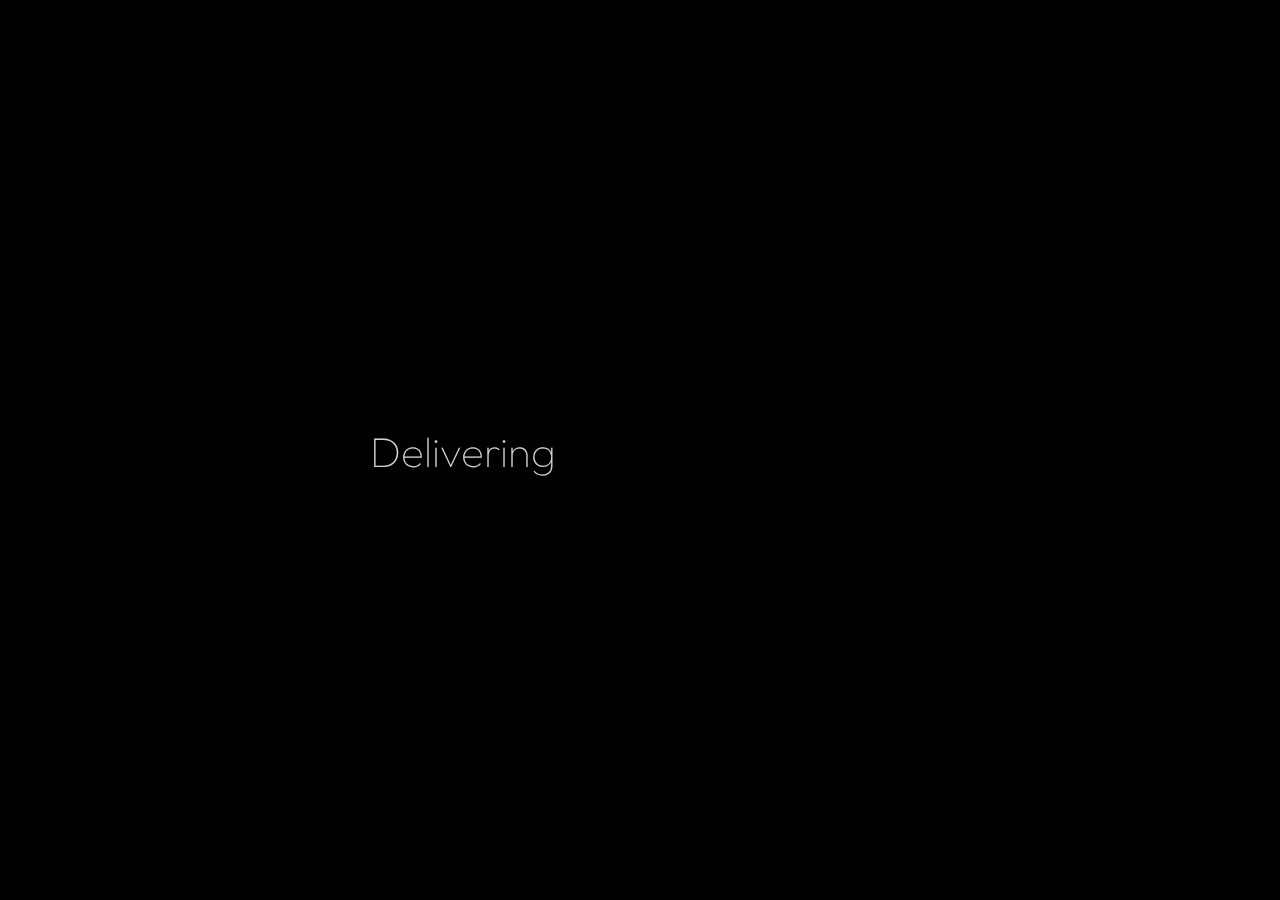
<file: our-work.html>
<!DOCTYPE html>
<html lang="en">

<head>
    <!-- Google tag (gtag.js) -->
    <script async src="https://www.googletagmanager.com/gtag/js?id=G-XXXXXXX"></script>
    <script>
        window.dataLayer = window.dataLayer || [];
        function gtag() { dataLayer.push(arguments); }
        gtag('js', new Date());
        gtag('config', 'G-XXXXXXX');
    </script>
    <!-- Meta Pixel Code -->
    <script>
        !function (f, b, e, v, n, t, s) {
            if (f.fbq) return; n = f.fbq = function () {
                n.callMethod ?
                n.callMethod.apply(n, arguments) : n.queue.push(arguments)
            };
            if (!f._fbq) f._fbq = n; n.push = n; n.loaded = !0; n.version = '2.0';
            n.queue = []; t = b.createElement(e); t.async = !0;
            t.src = v; s = b.getElementsByTagName(e)[0];
            s.parentNode.insertBefore(t, s)
        }(window, document, 'script',
            'https://connect.facebook.net/en_US/fbevents.js');
        fbq('init', 'YOUR_PIXEL_ID');
        fbq('track', 'PageView');
    </script>
    <noscript>
        <img height="1" width="1" class="display-none"
            src="https://www.facebook.com/tr?id=YOUR_PIXEL_ID&ev=PageView&noscript=1" />
    </noscript>
    <!-- End Meta Pixel Code -->

    <meta name="robots" content="noindex, nofollow" />
    <meta charset="UTF-8" />
    <meta name="viewport" content="width=device-width, initial-scale=1.0" />
    <meta http-equiv="X-UA-Compatible" content="ie=edge" />

    <title>Our Work | Portfolio | Blakaces Design & Development Agencyß</title>
    <meta name="description"
        content="Explore our creative work in branding, UI/UX, web & app development, and marketing. Blakaces turns ideas into digital experiences." />
    <meta name="keywords"
        content="portfolio, creative agency work, UI UX design, branding examples, web development projects, mobile apps, Blakaces portfolio" />
    <meta name="author" content="Blakaces" />

    <!-- Open Graph -->
    <meta property="og:title" content="Blakaces Portfolio – Creative Branding, Design & Development Work" />
    <meta property="og:description"
        content="Explore selected projects by Blakaces in design, development, and marketing for top-tier brands." />
    <meta property="og:image" content="https://blakaces.co/img/our-work-cover.webp" />
    <meta property="og:url" content="https://blakaces.co//our-work" />
    <meta property="og:type" content="website" />

    <!-- Twitter Card -->
    <meta name="twitter:card" content="summary_large_image" />
    <meta name="twitter:title" content="Creative Portfolio | Blakaces Work Showcase" />
    <meta name="twitter:description"
        content="Explore Blakaces' creative and strategic work — from branding to full-stack web development." />
    <meta name="twitter:image" content="https://blakaces.co/img/our-work-cover.webp" />

    <!-- Canonical -->
    <link rel="canonical" href="https://blakaces.co//our-work" />

    <!-- Favicon -->
    <link rel="icon" type="image/x-icon" href="img/favicon.webp" />

    <!-- Stylesheets -->
    <link rel="stylesheet" href="css/plugins/bootstrap-grid.css" />
    <link rel="stylesheet" href="css/plugins/font-awesome.min.css" />
    <link rel="stylesheet" href="css/plugins/swiper.min.css" />
    <link rel="stylesheet" href="css/plugins/fancybox.min.css" />
    <link rel="stylesheet" href="css/style.css" />
<script type="application/ld+json">
{
  "@context": "https://schema.org",
  "@type": "LocalBusiness",
  "@id": "https://blakaces.co/#business",
  "name": "Blakaces",
  "url": "https://blakaces.co",
  "logo": "https://blakaces.co/img/logo-white.webp",
  "image": "https://blakaces.co/img/logo-white.webp",
  "telephone": "+92-333-3487134",
  "address": {
    "@type": "PostalAddress",
    "streetAddress": "Office No. A, 885, Sector 11-A North Karachi",
    "addressLocality": "Karachi",
    "postalCode": "75850",
    "addressCountry": "PK"
  },
  "openingHoursSpecification": {
    "@type": "OpeningHoursSpecification",
    "dayOfWeek": [
      "Monday",
      "Tuesday",
      "Wednesday",
      "Thursday",
      "Friday",
      "Saturday"
    ],
    "opens": "10:00",
    "closes": "18:00"
  },
  "contactPoint": {
    "@type": "ContactPoint",
    "telephone": "+92-333-3487134",
    "contactType": "Customer Service"
  },
  "sameAs": [
    "https://twitter.com/blakaces1",
    "https://www.instagram.com/blak.aces/",
    "https://www.facebook.com/Blakaces.co/",
    "https://linkedin.com/company/blakaces",
    "https://github.com/blakaces",
    "https://www.youtube.com/channel/UCZ1FCXu6uAhE6YkAsKQDGNg"
  ]
}
</script>

</head>

<body>

    <!-- wrapper -->
    <div class="mil-wrapper" id="top">

        <!-- cursor -->
        <div class="mil-ball">
            <span class="mil-icon-1">
                <svg viewBox="0 0 128 128">
                    <path
                        d="M106.1,41.9c-1.2-1.2-3.1-1.2-4.2,0c-1.2,1.2-1.2,3.1,0,4.2L116.8,61H11.2l14.9-14.9c1.2-1.2,1.2-3.1,0-4.2	c-1.2-1.2-3.1-1.2-4.2,0l-20,20c-1.2,1.2-1.2,3.1,0,4.2l20,20c0.6,0.6,1.4,0.9,2.1,0.9s1.5-0.3,2.1-0.9c1.2-1.2,1.2-3.1,0-4.2	L11.2,67h105.5l-14.9,14.9c-1.2,1.2-1.2,3.1,0,4.2c0.6,0.6,1.4,0.9,2.1,0.9s1.5-0.3,2.1-0.9l20-20c1.2-1.2,1.2-3.1,0-4.2L106.1,41.9	z" />
                </svg>
            </span>
            <div class="mil-more-text">More</div>
            <div class="mil-choose-text">Сhoose</div>
        </div>
        <!-- cursor end -->

        <!-- preloader -->
        <div class="mil-preloader">
            <div class="mil-preloader-animation">
                <div class="mil-pos-abs mil-animation-1">
                    <p class="mil-h3 mil-muted mil-thin">Delivering</p>
                    <p class="mil-h3 mil-muted mil-thin">Your</p>
                    <p class="mil-h3 mil-muted">Imagination</p>
                </div>
                <div class="mil-pos-abs mil-animation-2">
                    <div class="mil-reveal-frame">
                        <p class="mil-reveal-box"></p>
                        <p class="mil-h3 mil-muted mil-thin">blakaces.co</p>
                    </div>
                </div>
            </div>
        </div>
        <!-- preloader end -->

        <!-- scrollbar progress -->
        <div class="mil-progress-track">
            <div class="mil-progress"></div>
        </div>
        <!-- scrollbar progress end -->

        <!-- menu -->
        <div class="mil-menu-frame">
            <!-- frame clone -->
            <div class="mil-frame-top">
                <a href="/" class="mil-logo">
                    <img class="grey-scale" height="50px" src="img/web-icon.webp" alt="img" />
                </a>
                <div class="mil-menu-btn">
                    <span></span>
                </div>
            </div>
            <!-- frame clone end -->
            <div class="container">
                <div class="mil-menu-content">
                    <div class="row">
                        <div class="col-xl-5">

                            <nav class="mil-main-menu" id="swupMenu">
                                <ul>
                                    <li class="mil-active">
                                        <a href="/">Our Homepage</a>
                                    </li>
                                    <li class="mil-has-children">
                                        <a href="/our-work">Our Work</a>
                                    </li>
                                    <li class="mil-has-children">
                                        <a href="/what-we-do">What We Do</a>
                                    </li>
                                    <li class="mil-has-children">
                                        <a href="/contact-us">Contact Us</a>
                                    </li>
                                    <!-- <li class="mil-has-children">
                                        <a href="#.">Newsletter</a>
                                        <ul>
                                            <li><a href="blog.html">Blog List</a></li>
                                            <li><a href="publication.html">Publication</a></li>
                                        </ul>
                                    </li> -->
                                    <!-- <li class="mil-has-children">
                                        <a href="#.">Other pages</a>
                                        <ul>
                                            <li><a href="team.html">Team</a></li>
                                            <li><a href="/contact-us">Contact</a></li>
                                            <li><a href="404.html">404</a></li>
                                        </ul>
                                    </li> -->
                                </ul>
                            </nav>


                        </div>
                        <div class="col-xl-7">

                            <div class="mil-menu-right-frame">
                                <div class="mil-animation-in">
                                    <div class="mil-animation-frame">
                                        <div class="mil-animation mil-position-1 mil-scale" data-value-1="2"
                                            data-value-2="2"></div>
                                    </div>
                                </div>
                                <div class="mil-menu-right">
                                    <div class="row">
                                        <div class="col-lg-8 mil-mb-60">

                                            <h6 class="mil-muted mil-mb-30">Projects</h6>

                                            <ul class="mil-menu-list">
                                                <li><a href="project-1.html" class="mil-light-soft">Interior design
                                                        studio</a></li>
                                                <li><a href="project-2.html" class="mil-light-soft">Home Security
                                                        Camera</a></li>
                                                <li><a href="project-3.html" class="mil-light-soft">Kemia Honest
                                                        Skincare</a></li>
                                                <li><a href="project-4.html" class="mil-light-soft">Cascade of Lava</a>
                                                </li>
                                                <li><a href="project-5.html" class="mil-light-soft">Air Pro by
                                                        Molekule</a></li>
                                                <li><a href="project-6.html" class="mil-light-soft">Tony's
                                                        Chocolonely</a></li>
                                            </ul>

                                        </div>
                                        <div class="col-lg-4 mil-mb-60">

                                            <h6 class="mil-muted mil-mb-30">Useful links</h6>

                                            <ul class="mil-menu-list">
                                                <li><a href="#." class="mil-light-soft">Privacy Policy</a></li>
                                                <li><a href="#." class="mil-light-soft">Terms and conditions</a></li>
                                            </ul>

                                        </div>
                                    </div>
                                    <div class="mil-divider mil-mb-60"></div>
                                    <div class="row justify-content-between">
                                        <div class="col-lg-8 mil-mb-60">
                                            <h6 class="mil-muted mil-mb-30">Karachi, Pakistan</h6>
                                            <p class="mil-light-soft mil-up">Office No. A, 885, Sector 11-A North
                                                Karachi
                                                <span class="mil-no-wrap">+(92) 32-0219413</span>
                                            </p>
                                        </div>
                                    </div>
                                </div>
                            </div>

                        </div>
                    </div>
                </div>
            </div>
        </div>
        <!-- menu -->

        <!-- curtain -->
        <div class="mil-curtain"></div>
        <!-- curtain end -->

        <!-- frame -->
        <div class="mil-frame">
            <div class="mil-frame-top">
                <a href="/" class="mil-logo">
                    <img class="grey-scale" height="50px" src="img/web-icon.webp" alt="img" />
                </a>
                <div class="mil-menu-btn">
                    <span></span>
                </div>
            </div>
            <div class="mil-frame-bottom">
                <div class="mil-current-page"></div>
                <div class="mil-back-to-top">
                    <a href="#top" class="mil-link mil-dark mil-arrow-place">
                        <span>Back to top</span>
                    </a>
                </div>
            </div>
        </div>
        <!-- frame end -->

        <!-- content -->
        <div class="mil-content">
            <div id="swupMain" class="mil-main-transition">

                <!-- portfolio -->
                <section class="mil-portfolio-slider-frame">
                    <div class="mil-animation-frame">
                        <div class="mil-animation mil-position-4 mil-dark mil-scale top-60px" data-value-1="1"
                            data-value-2="2"></div>
                    </div>
                    <div class="container">
                        <div class="row align-items-end">
                            <div class="col-lg-9">
                                <div class="swiper-container mil-portfolio-slider mil-up">
                                    <div class="swiper-wrapper">
                                        <div class="swiper-slide">

                                            <div class="mil-portfolio-item mil-slider-item" data-swiper-parallax="-30">
                                                <div class="mil-cover-frame mil-drag">
                                                    <div class="mil-cover" data-swiper-parallax-scale="1.3">
                                                        <img src="img/works/1.webp" alt="cover">
                                                    </div>
                                                </div>
                                                <div class="mil-descr" data-swiper-parallax-x="104%"
                                                    data-swiper-parallax-opacity="0">
                                                    <div class="mil-descr-text" data-swiper-parallax-y="100%"
                                                        data-swiper-parallax-opacity="0">
                                                        <div class="mil-labels mil-mb-15">
                                                            <div class="mil-label mil-upper mil-accent">UI/UX, Website
                                                            </div>
                                                            <div class="mil-label mil-upper">2023</div>
                                                        </div>
                                                        <h5>Eterna Software</h5>
                                                    </div>
                                                    <div data-swiper-parallax-y="120" data-swiper-parallax-opacity="0">
                                                        <a href="https://eternasoftware.com/" target="_blank"
                                                            class="mil-button mil-arrow-place">
                                                            <span>View Project</span>
                                                        </a>
                                                    </div>
                                                </div>
                                            </div>

                                        </div>
                                        <div class="swiper-slide">

                                            <div class="mil-portfolio-item mil-slider-item" data-swiper-parallax="-30">
                                                <div class="mil-cover-frame mil-drag">
                                                    <div class="mil-cover" data-swiper-parallax-scale="1.3">
                                                        <img src="img/works/2.webp" alt="cover">
                                                    </div>
                                                </div>
                                                <div class="mil-descr" data-swiper-parallax-x="104%"
                                                    data-swiper-parallax-opacity="0">
                                                    <div class="mil-descr-text" data-swiper-parallax-y="100%"
                                                        data-swiper-parallax-opacity="0">
                                                        <div class="mil-labels mil-mb-15">
                                                            <div class="mil-label mil-upper mil-accent">Website</div>
                                                            <div class="mil-label mil-upper">2022</div>
                                                        </div>
                                                        <h5>Galliford Try</h5>
                                                    </div>
                                                    <div data-swiper-parallax-y="100%" data-swiper-parallax-opacity="0">
                                                        <a href="project-2.html" target="_blank"
                                                            class="mil-button mil-arrow-place">
                                                            <span>View Project</span>
                                                        </a>
                                                    </div>
                                                </div>
                                            </div>

                                        </div>
                                        <div class="swiper-slide">

                                            <div class="mil-portfolio-item mil-slider-item" data-swiper-parallax="-30">
                                                <div class="mil-cover-frame mil-drag">
                                                    <div class="mil-cover" data-swiper-parallax-scale="1.3">
                                                        <img src="img/works/3.webp" alt="cover">
                                                    </div>
                                                </div>
                                                <div class="mil-descr" data-swiper-parallax-x="104%"
                                                    data-swiper-parallax-opacity="0">
                                                    <div class="mil-descr-text" data-swiper-parallax-y="100%"
                                                        data-swiper-parallax-opacity="0">
                                                        <div class="mil-labels mil-mb-15">
                                                            <div class="mil-label mil-upper mil-accent">Website</div>
                                                            <div class="mil-label mil-upper">2022</div>
                                                        </div>
                                                        <h5>Hamper Basics</h5>
                                                    </div>
                                                    <div data-swiper-parallax-y="100%" data-swiper-parallax-opacity="0">
                                                        <a href="https://hamperbasics.com/" target="_blank"
                                                            class="mil-button mil-arrow-place">
                                                            <span>View Project</span>
                                                        </a>
                                                    </div>
                                                </div>
                                            </div>

                                        </div>
                                        <div class="swiper-slide">

                                            <div class="mil-portfolio-item mil-slider-item" data-swiper-parallax="-30">
                                                <div class="mil-cover-frame mil-drag">
                                                    <div class="mil-cover" data-swiper-parallax-scale="1.3">
                                                        <img src="img/works/4.webp" alt="cover">
                                                    </div>
                                                </div>
                                                <div class="mil-descr" data-swiper-parallax-x="104%"
                                                    data-swiper-parallax-opacity="0">
                                                    <div class="mil-descr-text" data-swiper-parallax-y="100%"
                                                        data-swiper-parallax-opacity="0">
                                                        <div class="mil-labels mil-mb-15">
                                                            <div class="mil-label mil-upper mil-accent">Website</div>
                                                            <div class="mil-label mil-upper">2021</div>
                                                        </div>
                                                        <h5>Back Yard Burgers</h5>
                                                    </div>
                                                    <div data-swiper-parallax-y="100%" data-swiper-parallax-opacity="0">
                                                        <a href="https://www.backyardburgers.com/" target="_blank"
                                                            class="mil-button mil-arrow-place">
                                                            <span>View Project</span>
                                                        </a>
                                                    </div>
                                                </div>
                                            </div>

                                        </div>
                                        <div class="swiper-slide">

                                            <div class="mil-portfolio-item mil-slider-item" data-swiper-parallax="-30">
                                                <div class="mil-cover-frame mil-drag">
                                                    <div class="mil-cover" data-swiper-parallax-scale="1.3">
                                                        <img src="img/works/5.webp" alt="cover">
                                                    </div>
                                                </div>
                                                <div class="mil-descr" data-swiper-parallax-x="104%"
                                                    data-swiper-parallax-opacity="0">
                                                    <div class="mil-descr-text" data-swiper-parallax-y="100%"
                                                        data-swiper-parallax-opacity="0">
                                                        <div class="mil-labels mil-mb-15">
                                                            <div class="mil-label mil-upper mil-accent">Website</div>
                                                            <div class="mil-label mil-upper">2021</div>
                                                        </div>
                                                        <h5>My Car Cleaning</h5>
                                                    </div>
                                                    <div data-swiper-parallax-y="100%" data-swiper-parallax-opacity="0">
                                                        <a href="https://www.mycarcleaning.co.uk/" target="_blank"
                                                            class="mil-button mil-arrow-place">
                                                            <span>View Project</span>
                                                        </a>
                                                    </div>
                                                </div>
                                            </div>

                                        </div>
                                        <!-- <div class="swiper-slide">

                                            <div class="mil-portfolio-item mil-slider-item" data-swiper-parallax="-30">
                                                <div class="mil-cover-frame mil-drag">
                                                    <div class="mil-cover" data-swiper-parallax-scale="1.3">
                                                        <img src="img/works/6.webp" alt="cover">
                                                    </div>
                                                </div>
                                                <div class="mil-descr" data-swiper-parallax-x="104%"
                                                    data-swiper-parallax-opacity="0">
                                                    <div class="mil-descr-text" data-swiper-parallax-y="100%"
                                                        data-swiper-parallax-opacity="0">
                                                        <div class="mil-labels mil-mb-15">
                                                            <div class="mil-label mil-upper mil-accent">Web Application, Mobie Applcation</div>
                                                            <div class="mil-label mil-upper">2025</div>
                                                        </div>
                                                        <h5>Dispatch Solutions</h5>
                                                    </div>
                                                    <div data-swiper-parallax-y="100%" data-swiper-parallax-opacity="0">
                                                        <a href="https://admin.dispatchsolutionapp.com/" target="_blank" class="mil-button mil-arrow-place">
                                                            <span>View Project</span>
                                                        </a>
                                                    </div>
                                                </div>
                                            </div>

                                        </div>
                                        <div class="swiper-slide">

                                            <div class="mil-portfolio-item mil-slider-item" data-swiper-parallax="-30">
                                                <div class="mil-cover-frame mil-drag">
                                                    <div class="mil-cover" data-swiper-parallax-scale="1.3">
                                                        <img src="img/works/7.webp" alt="cover">
                                                    </div>
                                                </div>
                                                <div class="mil-descr" data-swiper-parallax-x="104%"
                                                    data-swiper-parallax-opacity="0">
                                                    <div class="mil-descr-text" data-swiper-parallax-y="100%"
                                                        data-swiper-parallax-opacity="0">
                                                        <div class="mil-labels mil-mb-15">
                                                            <div class="mil-label mil-upper mil-accent">Website, Mobile Application</div>
                                                            <div class="mil-label mil-upper">2024</div>
                                                        </div>
                                                        <h5>Tonzii</h5>
                                                    </div>
                                                    <div data-swiper-parallax-y="120" data-swiper-parallax-opacity="0">
                                                        <a href="https://tonzii.com/" target="_blank" class="mil-button mil-arrow-place">
                                                            <span>View Project</span>
                                                        </a>
                                                    </div>
                                                </div>
                                            </div>

                                        </div>
                                        <div class="swiper-slide">

                                            <div class="mil-portfolio-item mil-slider-item" data-swiper-parallax="-30">
                                                <div class="mil-cover-frame mil-drag">
                                                    <div class="mil-cover" data-swiper-parallax-scale="1.3">
                                                        <img src="img/works/8.webp" alt="cover">
                                                    </div>
                                                </div>
                                                <div class="mil-descr" data-swiper-parallax-x="104%"
                                                    data-swiper-parallax-opacity="0">
                                                    <div class="mil-descr-text" data-swiper-parallax-y="100%"
                                                        data-swiper-parallax-opacity="0">
                                                        <div class="mil-labels mil-mb-15">
                                                            <div class="mil-label mil-upper mil-accent">Website, Mobile Application</div>
                                                            <div class="mil-label mil-upper">2023</div>
                                                        </div>
                                                        <h5>Cab Connect</h5>
                                                    </div>
                                                    <div data-swiper-parallax-y="100%" data-swiper-parallax-opacity="0">
                                                        <a href="https://cab-connect.com/" target="_blank" class="mil-button mil-arrow-place">
                                                            <span>View Project</span>
                                                        </a>
                                                    </div>
                                                </div>
                                            </div>

                                        </div>
                                        <div class="swiper-slide">

                                            <div class="mil-portfolio-item mil-slider-item" data-swiper-parallax="-30">
                                                <div class="mil-cover-frame mil-drag">
                                                    <div class="mil-cover" data-swiper-parallax-scale="1.3">
                                                        <img src="img/works/9.webp" alt="cover">
                                                    </div>
                                                </div>
                                                <div class="mil-descr" data-swiper-parallax-x="104%"
                                                    data-swiper-parallax-opacity="0">
                                                    <div class="mil-descr-text" data-swiper-parallax-y="100%"
                                                        data-swiper-parallax-opacity="0">
                                                        <div class="mil-labels mil-mb-15">
                                                            <div class="mil-label mil-upper mil-accent">Mobile Application</div>
                                                            <div class="mil-label mil-upper">2023</div>
                                                        </div>
                                                        <h5>EZ Books</h5>
                                                    </div>
                                                    <div data-swiper-parallax-y="100%" data-swiper-parallax-opacity="0">
                                                        <a href="https://play.google.com/store/apps/details?id=com.app.ezbook_flutter&hl=en" target="_blank" class="mil-button mil-arrow-place">
                                                            <span>View Project</span>
                                                        </a>
                                                    </div>
                                                </div>
                                            </div>

                                        </div>
                                        <div class="swiper-slide">

                                            <div class="mil-portfolio-item mil-slider-item" data-swiper-parallax="-30">
                                                <div class="mil-cover-frame mil-drag">
                                                    <div class="mil-cover" data-swiper-parallax-scale="1.3">
                                                        <img src="img/works/10.webp" alt="cover">
                                                    </div>
                                                </div>
                                                <div class="mil-descr" data-swiper-parallax-x="104%"
                                                    data-swiper-parallax-opacity="0">
                                                    <div class="mil-descr-text" data-swiper-parallax-y="100%"
                                                        data-swiper-parallax-opacity="0">
                                                        <div class="mil-labels mil-mb-15">
                                                            <div class="mil-label mil-upper mil-accent">Web Application</div>
                                                            <div class="mil-label mil-upper">2024</div>
                                                        </div>
                                                        <h5>My Nutricoach</h5>
                                                    </div>
                                                    <div data-swiper-parallax-y="100%" data-swiper-parallax-opacity="0">
                                                        <a href="https://mynutricoach.app/" target="_blank" class="mil-button mil-arrow-place">
                                                            <span>View Project</span>
                                                        </a>
                                                    </div>
                                                </div>
                                            </div>

                                        </div>
                                        <div class="swiper-slide">

                                            <div class="mil-portfolio-item mil-slider-item" data-swiper-parallax="-30">
                                                <div class="mil-cover-frame mil-drag">
                                                    <div class="mil-cover" data-swiper-parallax-scale="1.3">
                                                        <img src="img/works/11.webp" alt="cover">
                                                    </div>
                                                </div>
                                                <div class="mil-descr" data-swiper-parallax-x="104%"
                                                    data-swiper-parallax-opacity="0">
                                                    <div class="mil-descr-text" data-swiper-parallax-y="100%"
                                                        data-swiper-parallax-opacity="0">
                                                        <div class="mil-labels mil-mb-15">
                                                            <div class="mil-label mil-upper mil-accent">Mobile Application</div>
                                                            <div class="mil-label mil-upper">2022</div>
                                                        </div>
                                                        <h5>Wealth Grade</h5>
                                                    </div>
                                                    <div data-swiper-parallax-y="100%" data-swiper-parallax-opacity="0">
                                                        <a href="https://apps.apple.com/us/app/wealthgrade/id1591444600" target="_blank" class="mil-button mil-arrow-place">
                                                            <span>View Project</span>
                                                        </a>
                                                    </div>
                                                </div>
                                            </div>

                                        </div>
                                        <div class="swiper-slide">

                                            <div class="mil-portfolio-item mil-slider-item" data-swiper-parallax="-30">
                                                <div class="mil-cover-frame mil-drag">
                                                    <div class="mil-cover" data-swiper-parallax-scale="1.3">
                                                        <img src="img/works/12.webp" alt="cover">
                                                    </div>
                                                </div>
                                                <div class="mil-descr" data-swiper-parallax-x="104%"
                                                    data-swiper-parallax-opacity="0">
                                                    <div class="mil-descr-text" data-swiper-parallax-y="100%"
                                                        data-swiper-parallax-opacity="0">
                                                        <div class="mil-labels mil-mb-15">
                                                            <div class="mil-label mil-upper mil-accent">Web Application</div>
                                                            <div class="mil-label mil-upper">2023</div>
                                                        </div>
                                                        <h5>Fifth Element</h5>
                                                    </div>
                                                    <div data-swiper-parallax-y="100%" data-swiper-parallax-opacity="0">
                                                        <a href="https://5thelementpsychics.com/" target="_blank" class="mil-button mil-arrow-place">
                                                            <span>View Project</span>
                                                        </a>
                                                    </div>
                                                </div>
                                            </div>

                                        </div>
                                        <div class="swiper-slide">

                                            <div class="mil-portfolio-item mil-slider-item" data-swiper-parallax="-30">
                                                <div class="mil-cover-frame mil-drag">
                                                    <div class="mil-cover" data-swiper-parallax-scale="1.3">
                                                        <img src="img/works/13.webp" alt="cover">
                                                    </div>
                                                </div>
                                                <div class="mil-descr" data-swiper-parallax-x="104%"
                                                    data-swiper-parallax-opacity="0">
                                                    <div class="mil-descr-text" data-swiper-parallax-y="100%"
                                                        data-swiper-parallax-opacity="0">
                                                        <div class="mil-labels mil-mb-15">
                                                            <div class="mil-label mil-upper mil-accent">Mobile Application</div>
                                                            <div class="mil-label mil-upper">2021</div>
                                                        </div>
                                                        <h5>Round Us</h5>
                                                    </div>
                                                    <div data-swiper-parallax-y="100%" data-swiper-parallax-opacity="0">
                                                        <a href="https://apps.apple.com/pk/app/round-us/id1603191559" target="_blank" class="mil-button mil-arrow-place">
                                                            <span>View Project</span>
                                                        </a>
                                                    </div>
                                                </div>
                                            </div>

                                        </div> -->
                                        <div class="swiper-slide">

                                            <div class="mil-portfolio-item mil-slider-item" data-swiper-parallax="-30">
                                                <div class="mil-cover-frame mil-drag">
                                                    <div class="mil-cover" data-swiper-parallax-scale="1.3">
                                                        <img src="img/works/14.webp" alt="cover">
                                                    </div>
                                                </div>
                                                <div class="mil-descr" data-swiper-parallax-x="104%"
                                                    data-swiper-parallax-opacity="0">
                                                    <div class="mil-descr-text" data-swiper-parallax-y="100%"
                                                        data-swiper-parallax-opacity="0">
                                                        <div class="mil-labels mil-mb-15">
                                                            <div class="mil-label mil-upper mil-accent">Shopify Store
                                                            </div>
                                                            <div class="mil-label mil-upper">2021</div>
                                                        </div>
                                                        <h5>Tyche Europe</h5>
                                                    </div>
                                                    <div data-swiper-parallax-y="100%" data-swiper-parallax-opacity="0">
                                                        <a href="https://tyche-europe.com/" target="_blank"
                                                            class="mil-button mil-arrow-place">
                                                            <span>View Project</span>
                                                        </a>
                                                    </div>
                                                </div>
                                            </div>

                                        </div>
                                        <div class="swiper-slide">

                                            <div class="mil-portfolio-item mil-slider-item" data-swiper-parallax="-30">
                                                <div class="mil-cover-frame mil-drag">
                                                    <div class="mil-cover" data-swiper-parallax-scale="1.3">
                                                        <img src="img/works/15.webp" alt="cover">
                                                    </div>
                                                </div>
                                                <div class="mil-descr" data-swiper-parallax-x="104%"
                                                    data-swiper-parallax-opacity="0">
                                                    <div class="mil-descr-text" data-swiper-parallax-y="100%"
                                                        data-swiper-parallax-opacity="0">
                                                        <div class="mil-labels mil-mb-15">
                                                            <div class="mil-label mil-upper mil-accent">Website, Mobile
                                                                Application</div>
                                                            <div class="mil-label mil-upper">2025</div>
                                                        </div>
                                                        <h5>Rent Any</h5>
                                                    </div>
                                                    <div data-swiper-parallax-y="100%" data-swiper-parallax-opacity="0">
                                                        <a href="https://rentany.ae/" target="_blank"
                                                            class="mil-button mil-arrow-place">
                                                            <span>View Project</span>
                                                        </a>
                                                    </div>
                                                </div>
                                            </div>

                                        </div>
                                    </div>
                                </div>
                            </div>
                            <div class="col-lg-3 mil-relative">
                                <div class="mil-portfolio-nav">
                                    <div class="mil-portfolio-btns-frame">
                                        <div class="swiper-portfolio-pagination"></div>
                                        <div class="mil-slider-nav">
                                            <div class="mil-slider-arrow mil-prev mil-portfolio-prev mil-arrow-place">
                                            </div>
                                            <div class="mil-slider-arrow mil-portfolio-next mil-arrow-place"></div>
                                        </div>
                                    </div>
                                </div>
                            </div>
                        </div>
                    </div>
                </section>
                <!-- portfolio end -->

                <!-- hidden elements -->
                <div class="mil-hidden-elements">
                    <div class="mil-dodecahedron">
                        <div class="mil-pentagon">
                            <div></div>
                            <div></div>
                            <div></div>
                            <div></div>
                            <div></div>
                        </div>
                        <div class="mil-pentagon">
                            <div></div>
                            <div></div>
                            <div></div>
                            <div></div>
                            <div></div>
                        </div>
                        <div class="mil-pentagon">
                            <div></div>
                            <div></div>
                            <div></div>
                            <div></div>
                            <div></div>
                        </div>
                        <div class="mil-pentagon">
                            <div></div>
                            <div></div>
                            <div></div>
                            <div></div>
                            <div></div>
                        </div>
                        <div class="mil-pentagon">
                            <div></div>
                            <div></div>
                            <div></div>
                            <div></div>
                            <div></div>
                        </div>
                        <div class="mil-pentagon">
                            <div></div>
                            <div></div>
                            <div></div>
                            <div></div>
                            <div></div>
                        </div>
                        <div class="mil-pentagon">
                            <div></div>
                            <div></div>
                            <div></div>
                            <div></div>
                            <div></div>
                        </div>
                        <div class="mil-pentagon">
                            <div></div>
                            <div></div>
                            <div></div>
                            <div></div>
                            <div></div>
                        </div>
                        <div class="mil-pentagon">
                            <div></div>
                            <div></div>
                            <div></div>
                            <div></div>
                            <div></div>
                        </div>
                        <div class="mil-pentagon">
                            <div></div>
                            <div></div>
                            <div></div>
                            <div></div>
                            <div></div>
                        </div>
                        <div class="mil-pentagon">
                            <div></div>
                            <div></div>
                            <div></div>
                            <div></div>
                            <div></div>
                        </div>
                        <div class="mil-pentagon">
                            <div></div>
                            <div></div>
                            <div></div>
                            <div></div>
                            <div></div>
                        </div>
                    </div>

                    <svg xmlns="http://www.w3.org/2000/svg" viewBox="0 0 24 24" class="mil-arrow">
                        <path
                            d="M 14 5.3417969 C 13.744125 5.3417969 13.487969 5.4412187 13.292969 5.6367188 L 13.207031 5.7226562 C 12.816031 6.1136563 12.816031 6.7467188 13.207031 7.1367188 L 17.070312 11 L 4 11 C 3.448 11 3 11.448 3 12 C 3 12.552 3.448 13 4 13 L 17.070312 13 L 13.207031 16.863281 C 12.816031 17.254281 12.816031 17.887344 13.207031 18.277344 L 13.292969 18.363281 C 13.683969 18.754281 14.317031 18.754281 14.707031 18.363281 L 20.363281 12.707031 C 20.754281 12.316031 20.754281 11.682969 20.363281 11.292969 L 14.707031 5.6367188 C 14.511531 5.4412187 14.255875 5.3417969 14 5.3417969 z" />
                    </svg>

                    <svg width="250" viewBox="0 0 300 1404" fill="none" xmlns="http://www.w3.org/2000/svg"
                        class="mil-lines">
                        <path fill-rule="evenodd" clip-rule="evenodd"
                            d="M1 892L1 941H299V892C299 809.71 232.29 743 150 743C67.7096 743 1 809.71 1 892ZM0 942H300V892C300 809.157 232.843 742 150 742C67.1573 742 0 809.157 0 892L0 942Z"
                            class="mil-move" />
                        <path fill-rule="evenodd" clip-rule="evenodd"
                            d="M299 146V97L1 97V146C1 228.29 67.7096 295 150 295C232.29 295 299 228.29 299 146ZM300 96L0 96V146C0 228.843 67.1573 296 150 296C232.843 296 300 228.843 300 146V96Z"
                            class="mil-move" />
                        <path fill-rule="evenodd" clip-rule="evenodd" d="M299 1H1V1403H299V1ZM0 0V1404H300V0H0Z" />
                        <path fill-rule="evenodd" clip-rule="evenodd"
                            d="M150 -4.37115e-08L150 1404L149 1404L149 0L150 -4.37115e-08Z" />
                        <path fill-rule="evenodd" clip-rule="evenodd"
                            d="M150 1324C232.29 1324 299 1257.29 299 1175C299 1092.71 232.29 1026 150 1026C67.7096 1026 1 1092.71 1 1175C1 1257.29 67.7096 1324 150 1324ZM150 1325C232.843 1325 300 1257.84 300 1175C300 1092.16 232.843 1025 150 1025C67.1573 1025 0 1092.16 0 1175C0 1257.84 67.1573 1325 150 1325Z"
                            class="mil-move" />
                        <path fill-rule="evenodd" clip-rule="evenodd" d="M300 1175H0V1174H300V1175Z" class="mil-move" />
                        <path fill-rule="evenodd" clip-rule="evenodd"
                            d="M150 678C232.29 678 299 611.29 299 529C299 446.71 232.29 380 150 380C67.7096 380 1 446.71 1 529C1 611.29 67.7096 678 150 678ZM150 679C232.843 679 300 611.843 300 529C300 446.157 232.843 379 150 379C67.1573 379 0 446.157 0 529C0 611.843 67.1573 679 150 679Z"
                            class="mil-move" />
                        <path fill-rule="evenodd" clip-rule="evenodd" d="M299 380H1V678H299V380ZM0 379V679H300V379H0Z"
                            class="mil-move" />
                    </svg>
                </div>
                <!-- hidden elements end -->

            </div>
        </div>
        <!-- content -->
    </div>
    <!-- wrapper end -->

    <!-- jQuery js -->
    <script src="js/plugins/jquery.min.js"></script>
    <!-- swup js -->
    <script src="js/plugins/swup.min.js"></script>
    <!-- swiper js -->
    <script src="js/plugins/swiper.min.js"></script>
    <!-- fancybox js -->
    <script src="js/plugins/fancybox.min.js"></script>
    <!-- gsap js -->
    <script src="js/plugins/gsap.min.js"></script>
    <!-- scroll smoother -->
    <script src="js/plugins/smooth-scroll.js"></script>
    <!-- scroll trigger js -->
    <script src="js/plugins/ScrollTrigger.min.js"></script>
    <!-- scroll to js -->
    <script src="js/plugins/ScrollTo.min.js"></script>
    <!-- ashley js -->
    <script src="js/main.js"></script>

</body>

</html>
</file>
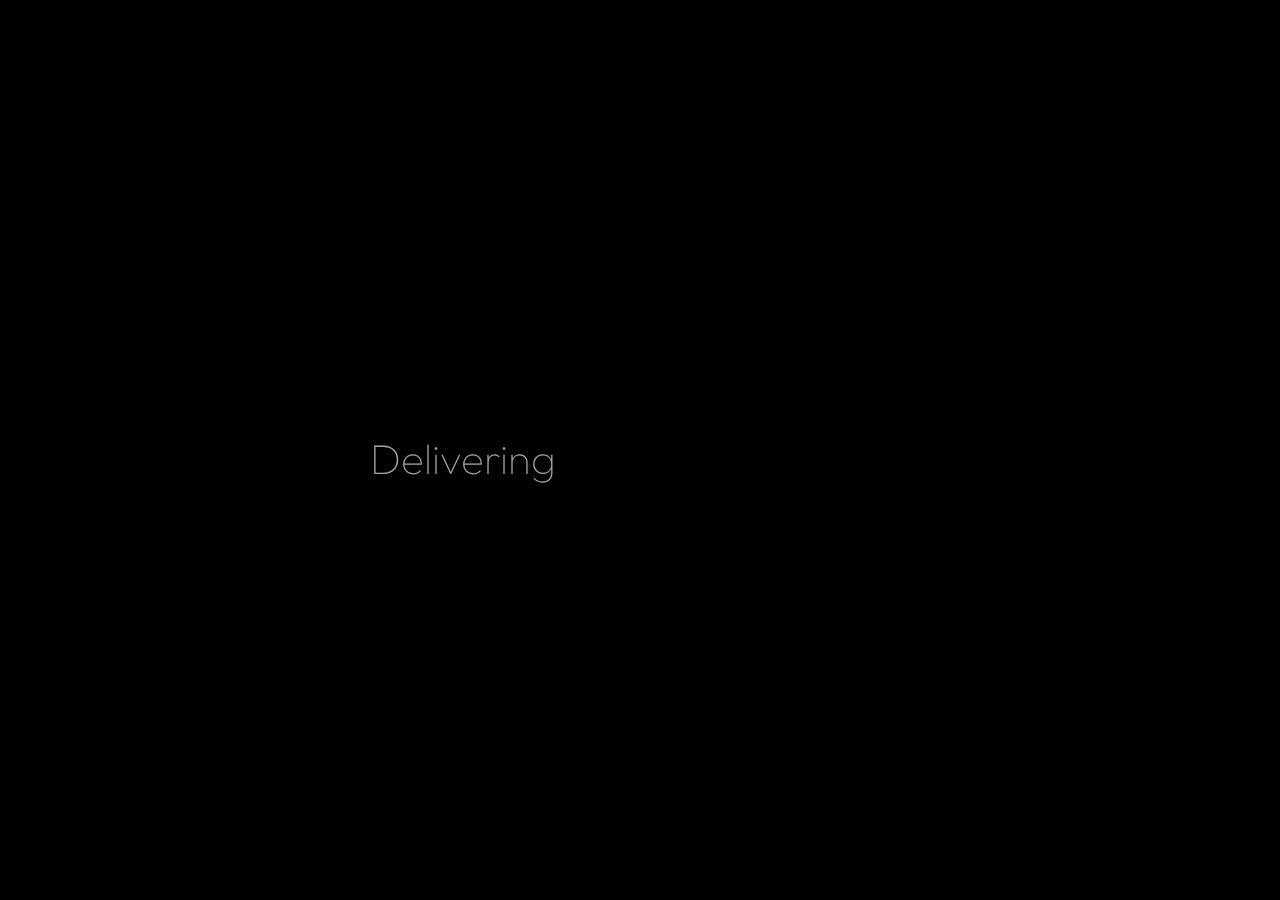
<file: portfolio.html>
<!DOCTYPE html>
<html lang="en">

<head>
    <!-- Google tag (gtag.js) -->
    <script async src="https://www.googletagmanager.com/gtag/js?id=G-XXXXXXX"></script>
    <script>
        window.dataLayer = window.dataLayer || [];
        function gtag() { dataLayer.push(arguments); }
        gtag('js', new Date());
        gtag('config', 'G-XXXXXXX');
    </script>
    <!-- Meta Pixel Code -->
    <script>
        !function (f, b, e, v, n, t, s) {
            if (f.fbq) return; n = f.fbq = function () {
                n.callMethod ?
                n.callMethod.apply(n, arguments) : n.queue.push(arguments)
            };
            if (!f._fbq) f._fbq = n; n.push = n; n.loaded = !0; n.version = '2.0';
            n.queue = []; t = b.createElement(e); t.async = !0;
            t.src = v; s = b.getElementsByTagName(e)[0];
            s.parentNode.insertBefore(t, s)
        }(window, document, 'script',
            'https://connect.facebook.net/en_US/fbevents.js');
        fbq('init', 'YOUR_PIXEL_ID');
        fbq('track', 'PageView');
    </script>
    <noscript>
        <img loading="lazy"  height="1" width="1" class="display-none"
            src="https://www.facebook.com/tr?id=YOUR_PIXEL_ID&ev=PageView&noscript=1" />
    </noscript>
    <!-- End Meta Pixel Code -->

    <meta name="robots" content="noindex, nofollow" />
    <meta charset="UTF-8" />
    <meta name="viewport" content="width=device-width, initial-scale=1.0" />
    <meta http-equiv="X-UA-Compatible" content="ie=edge" />

    <title>Our Work | Portfolio | Blakaces Design & Development Agency</title>
    <meta name="description"
        content="Explore our creative work in branding, UI/UX, web & app development, and marketing. Blakaces turns ideas into digital experiences." />
    <meta name="keywords"
        content="portfolio, creative agency work, UI UX design, branding examples, web development projects, mobile apps, Blakaces portfolio" />
    <meta name="author" content="Blakaces" />

    <!-- Open Graph -->
    <meta property="og:title" content="Blakaces Portfolio – Creative Branding, Design & Development Work" />
    <meta property="og:description"
        content="Explore selected projects by Blakaces in design, development, and marketing for top-tier brands." />
    <meta property="og:image" content="https://blakaces.co/img/portfolio-cover.webp" />
    <meta property="og:url" content="https://blakaces.co/portfolio.html" />
    <meta property="og:type" content="website" />

    <!-- Twitter Card -->
    <meta name="twitter:card" content="summary_large_image" />
    <meta name="twitter:title" content="Creative Portfolio | Blakaces Work Showcase" />
    <meta name="twitter:description"
        content="Explore Blakaces' creative and strategic work — from branding to full-stack web development." />
    <meta name="twitter:image" content="https://blakaces.co/imgportfolio-cover.webp" />

    <!-- Canonical -->
    <link rel="canonical" href="https://blakaces.co/portfolio.html" />

    <!-- Favicon -->
    <link rel="icon" type="image/x-icon" href="img/favicon.webp" />

    <!-- Stylesheets -->
    <link rel="stylesheet" href="css/plugins/bootstrap-grid.css" />
    <link rel="stylesheet" href="css/plugins/font-awesome.min.css" />
    <link rel="stylesheet" href="css/plugins/swiper.min.css" />
    <link rel="stylesheet" href="css/plugins/fancybox.min.css" />
    <link rel="stylesheet" href="css/style.css" />
<script type="application/ld+json">
{
  "@context": "https://schema.org",
  "@type": "LocalBusiness",
  "@id": "https://blakaces.co/#business",
  "name": "Blakaces",
  "url": "https://blakaces.co",
  "logo": "https://blakaces.co/img/logo-white.webp",
  "image": "https://blakaces.co/img/logo-white.webp",
  "telephone": "+92-333-3487134",
  "address": {
    "@type": "PostalAddress",
    "streetAddress": "Office No. A, 885, Sector 11-A North Karachi",
    "addressLocality": "Karachi",
    "postalCode": "75850",
    "addressCountry": "PK"
  },
  "openingHoursSpecification": {
    "@type": "OpeningHoursSpecification",
    "dayOfWeek": [
      "Monday",
      "Tuesday",
      "Wednesday",
      "Thursday",
      "Friday",
      "Saturday"
    ],
    "opens": "10:00",
    "closes": "18:00"
  },
  "contactPoint": {
    "@type": "ContactPoint",
    "telephone": "+92-333-3487134",
    "contactType": "Customer Service"
  },
  "sameAs": [
    "https://twitter.com/blakaces1",
    "https://www.instagram.com/blak.aces/",
    "https://www.facebook.com/Blakaces.co/",
    "https://linkedin.com/company/blakaces",
    "https://github.com/blakaces",
    "https://www.youtube.com/channel/UCZ1FCXu6uAhE6YkAsKQDGNg"
  ]
}
</script>

</head>

<body>

    <!-- wrapper -->
    <div class="mil-wrapper" id="top">

        <!-- cursor -->
        <div class="mil-ball">
            <span class="mil-icon-1">
                <svg viewBox="0 0 128 128">
                    <path
                        d="M106.1,41.9c-1.2-1.2-3.1-1.2-4.2,0c-1.2,1.2-1.2,3.1,0,4.2L116.8,61H11.2l14.9-14.9c1.2-1.2,1.2-3.1,0-4.2	c-1.2-1.2-3.1-1.2-4.2,0l-20,20c-1.2,1.2-1.2,3.1,0,4.2l20,20c0.6,0.6,1.4,0.9,2.1,0.9s1.5-0.3,2.1-0.9c1.2-1.2,1.2-3.1,0-4.2	L11.2,67h105.5l-14.9,14.9c-1.2,1.2-1.2,3.1,0,4.2c0.6,0.6,1.4,0.9,2.1,0.9s1.5-0.3,2.1-0.9l20-20c1.2-1.2,1.2-3.1,0-4.2L106.1,41.9	z" />
                </svg>
            </span>
            <div class="mil-more-text">More</div>
            <div class="mil-choose-text">Сhoose</div>
        </div>
        <!-- cursor end -->

        <!-- preloader -->
        <div class="mil-preloader">
            <div class="mil-preloader-animation">
                <div class="mil-pos-abs mil-animation-1">
                    <p class="mil-h3 mil-muted mil-thin">Delivering</p>
                    <p class="mil-h3 mil-muted mil-thin">Your</p>
                    <p class="mil-h3 mil-muted">Imagination</p>
                </div>
                <div class="mil-pos-abs mil-animation-2">
                    <div class="mil-reveal-frame">
                        <p class="mil-reveal-box"></p>
                        <p class="mil-h3 mil-muted mil-thin">blakaces.co</p>
                    </div>
                </div>
            </div>
        </div>
        <!-- preloader end -->

        <!-- scrollbar progress -->
        <div class="mil-progress-track">
            <div class="mil-progress"></div>
        </div>
        <!-- scrollbar progress end -->

        <!-- menu -->
        <div class="mil-menu-frame">
            <!-- frame clone -->
            <div class="mil-frame-top">
                <a href="index.html" class="mil-logo">
                    <img loading="lazy"  class="grey-scale" height="50px" src="img/web-icon.webp" alt="img" />
                </a>
                <div class="mil-menu-btn">
                    <span></span>
                </div>
            </div>
            <!-- frame clone end -->
            <div class="container">
                <div class="mil-menu-content">
                    <div class="row">
                        <div class="col-xl-5">

                            <nav class="mil-main-menu" id="swupMenu">
                                <ul>
                                    <li class="mil-active">
                                        <a href="index.html">Our Homepage</a>
                                    </li>
                                    <li class="mil-has-children">
                                        <a href="portfolio.html">Our Work</a>
                                    </li>
                                    <li class="mil-has-children">
                                        <a href="services.html">What We Do</a>
                                    </li>
                                    <li class="mil-has-children">
                                        <a href="contact.html">Contact Us</a>
                                    </li>
                                    <!-- <li class="mil-has-children">
                                        <a href="#.">Newsletter</a>
                                        <ul>
                                            <li><a href="blog.html">Blog List</a></li>
                                            <li><a href="publication.html">Publication</a></li>
                                        </ul>
                                    </li> -->
                                    <!-- <li class="mil-has-children">
                                        <a href="#.">Other pages</a>
                                        <ul>
                                            <li><a href="team.html">Team</a></li>
                                            <li><a href="contact.html">Contact</a></li>
                                            <li><a href="404.html">404</a></li>
                                        </ul>
                                    </li> -->
                                </ul>
                            </nav>


                        </div>
                        <div class="col-xl-7">

                            <div class="mil-menu-right-frame">
                                <div class="mil-animation-in">
                                    <div class="mil-animation-frame">
                                        <div class="mil-animation mil-position-1 mil-scale" data-value-1="2"
                                            data-value-2="2"></div>
                                    </div>
                                </div>
                                <div class="mil-menu-right">
                                    <div class="row">
                                        <div class="col-lg-8 mil-mb-60">

                                            <h6 class="mil-muted mil-mb-30">Projects</h6>

                                            <ul class="mil-menu-list">
                                                <li><a href="project-1.html" class="mil-light-soft">Interior design
                                                        studio</a></li>
                                                <li><a href="project-2.html" class="mil-light-soft">Home Security
                                                        Camera</a></li>
                                                <li><a href="project-3.html" class="mil-light-soft">Kemia Honest
                                                        Skincare</a></li>
                                                <li><a href="project-4.html" class="mil-light-soft">Cascade of Lava</a>
                                                </li>
                                                <li><a href="project-5.html" class="mil-light-soft">Air Pro by
                                                        Molekule</a></li>
                                                <li><a href="project-6.html" class="mil-light-soft">Tony's
                                                        Chocolonely</a></li>
                                            </ul>

                                        </div>
                                        <div class="col-lg-4 mil-mb-60">

                                            <h6 class="mil-muted mil-mb-30">Useful links</h6>

                                            <ul class="mil-menu-list">
                                                <li><a href="#." class="mil-light-soft">Privacy Policy</a></li>
                                                <li><a href="#." class="mil-light-soft">Terms and conditions</a></li>
                                            </ul>

                                        </div>
                                    </div>
                                    <div class="mil-divider mil-mb-60"></div>
                                    <div class="row justify-content-between">
                                        <div class="col-lg-8 mil-mb-60">
                                            <h6 class="mil-muted mil-mb-30">Karachi, Pakistan</h6>
                                            <p class="mil-light-soft mil-up">Office No. A, 885, Sector 11-A North
                                                Karachi
                                                <span class="mil-no-wrap">+(92) 32-0219413</span>
                                            </p>
                                        </div>
                                    </div>
                                </div>
                            </div>

                        </div>
                    </div>
                </div>
            </div>
        </div>
        <!-- menu -->

        <!-- curtain -->
        <div class="mil-curtain"></div>
        <!-- curtain end -->

        <!-- frame -->
        <div class="mil-frame">
            <div class="mil-frame-top">
                <a href="index.html" class="mil-logo">
                    <img loading="lazy"  class="grey-scale" height="50px" src="img/web-icon.webp" alt="img" />
                </a>
                <div class="mil-menu-btn">
                    <span></span>
                </div>
            </div>
            <div class="mil-frame-bottom">
                <div class="mil-current-page"></div>
                <div class="mil-back-to-top">
                    <a href="#top" class="mil-link mil-dark mil-arrow-place">
                        <span>Back to top</span>
                    </a>
                </div>
            </div>
        </div>
        <!-- frame end -->

        <!-- content -->
        <div class="mil-content">
            <div id="swupMain" class="mil-main-transition">

                <!-- portfolio -->
                <section class="mil-portfolio-slider-frame">
                    <div class="mil-animation-frame">
                        <div class="mil-animation mil-position-4 mil-dark mil-scale top-60px" data-value-1="1"
                            data-value-2="2"></div>
                    </div>
                    <div class="container">
                        <div class="row align-items-end">
                            <div class="col-lg-9">
                                <div class="swiper-container mil-portfolio-slider mil-up">
                                    <div class="swiper-wrapper">
                                        <div class="swiper-slide">

                                            <div class="mil-portfolio-item mil-slider-item" data-swiper-parallax="-30">
                                                <div class="mil-cover-frame mil-drag">
                                                    <div class="mil-cover" data-swiper-parallax-scale="1.3">
                                                        <img loading="lazy"  src="img/works/1.webp" alt="cover">
                                                    </div>
                                                </div>
                                                <div class="mil-descr" data-swiper-parallax-x="104%"
                                                    data-swiper-parallax-opacity="0">
                                                    <div class="mil-descr-text" data-swiper-parallax-y="100%"
                                                        data-swiper-parallax-opacity="0">
                                                        <div class="mil-labels mil-mb-15">
                                                            <div class="mil-label mil-upper mil-accent">UI/UX, Website
                                                            </div>
                                                            <div class="mil-label mil-upper">2023</div>
                                                        </div>
                                                        <h5>Eterna Software</h5>
                                                    </div>
                                                    <div data-swiper-parallax-y="120" data-swiper-parallax-opacity="0">
                                                        <a href="https://eternasoftware.com/" target="_blank"
                                                            class="mil-button mil-arrow-place">
                                                            <span>View Project</span>
                                                        </a>
                                                    </div>
                                                </div>
                                            </div>

                                        </div>
                                        <div class="swiper-slide">

                                            <div class="mil-portfolio-item mil-slider-item" data-swiper-parallax="-30">
                                                <div class="mil-cover-frame mil-drag">
                                                    <div class="mil-cover" data-swiper-parallax-scale="1.3">
                                                        <img loading="lazy"  src="img/works/2.webp" alt="cover">
                                                    </div>
                                                </div>
                                                <div class="mil-descr" data-swiper-parallax-x="104%"
                                                    data-swiper-parallax-opacity="0">
                                                    <div class="mil-descr-text" data-swiper-parallax-y="100%"
                                                        data-swiper-parallax-opacity="0">
                                                        <div class="mil-labels mil-mb-15">
                                                            <div class="mil-label mil-upper mil-accent">Website</div>
                                                            <div class="mil-label mil-upper">2022</div>
                                                        </div>
                                                        <h5>Galliford Try</h5>
                                                    </div>
                                                    <div data-swiper-parallax-y="100%" data-swiper-parallax-opacity="0">
                                                        <a href="project-2.html" target="_blank"
                                                            class="mil-button mil-arrow-place">
                                                            <span>View Project</span>
                                                        </a>
                                                    </div>
                                                </div>
                                            </div>

                                        </div>
                                        <div class="swiper-slide">

                                            <div class="mil-portfolio-item mil-slider-item" data-swiper-parallax="-30">
                                                <div class="mil-cover-frame mil-drag">
                                                    <div class="mil-cover" data-swiper-parallax-scale="1.3">
                                                        <img loading="lazy"  src="img/works/3.webp" alt="cover">
                                                    </div>
                                                </div>
                                                <div class="mil-descr" data-swiper-parallax-x="104%"
                                                    data-swiper-parallax-opacity="0">
                                                    <div class="mil-descr-text" data-swiper-parallax-y="100%"
                                                        data-swiper-parallax-opacity="0">
                                                        <div class="mil-labels mil-mb-15">
                                                            <div class="mil-label mil-upper mil-accent">Website</div>
                                                            <div class="mil-label mil-upper">2021</div>
                                                        </div>
                                                        <h5>Back Yard Burgers</h5>
                                                    </div>
                                                    <div data-swiper-parallax-y="100%" data-swiper-parallax-opacity="0">
                                                        <a href="https://hamperbasics.com/" target="_blank"
                                                            class="mil-button mil-arrow-place">
                                                            <span>View Project</span>
                                                        </a>
                                                    </div>
                                                </div>
                                            </div>

                                        </div>
                                        <div class="swiper-slide">

                                            <div class="mil-portfolio-item mil-slider-item" data-swiper-parallax="-30">
                                                <div class="mil-cover-frame mil-drag">
                                                    <div class="mil-cover" data-swiper-parallax-scale="1.3">
                                                        <img loading="lazy"  src="img/works/4.webp" alt="cover">
                                                    </div>
                                                </div>
                                                <div class="mil-descr" data-swiper-parallax-x="104%"
                                                    data-swiper-parallax-opacity="0">
                                                    <div class="mil-descr-text" data-swiper-parallax-y="100%"
                                                        data-swiper-parallax-opacity="0">
                                                        <div class="mil-labels mil-mb-15">
                                                            <div class="mil-label mil-upper mil-accent">Website</div>
                                                            <div class="mil-label mil-upper">2022</div>
                                                        </div>
                                                        <h5>Hamper Basics</h5>
                                                    </div>
                                                    <div data-swiper-parallax-y="100%" data-swiper-parallax-opacity="0">
                                                        <a href="https://www.backyardburgers.com/" target="_blank"
                                                            class="mil-button mil-arrow-place">
                                                            <span>View Project</span>
                                                        </a>
                                                    </div>
                                                </div>
                                            </div>

                                        </div>
                                        <div class="swiper-slide">

                                            <div class="mil-portfolio-item mil-slider-item" data-swiper-parallax="-30">
                                                <div class="mil-cover-frame mil-drag">
                                                    <div class="mil-cover" data-swiper-parallax-scale="1.3">
                                                        <img loading="lazy"  src="img/works/5.webp" alt="cover">
                                                    </div>
                                                </div>
                                                <div class="mil-descr" data-swiper-parallax-x="104%"
                                                    data-swiper-parallax-opacity="0">
                                                    <div class="mil-descr-text" data-swiper-parallax-y="100%"
                                                        data-swiper-parallax-opacity="0">
                                                        <div class="mil-labels mil-mb-15">
                                                            <div class="mil-label mil-upper mil-accent">Website</div>
                                                            <div class="mil-label mil-upper">2021</div>
                                                        </div>
                                                        <h5>My Car Cleaning</h5>
                                                    </div>
                                                    <div data-swiper-parallax-y="100%" data-swiper-parallax-opacity="0">
                                                        <a href="https://www.mycarcleaning.co.uk/" target="_blank"
                                                            class="mil-button mil-arrow-place">
                                                            <span>View Project</span>
                                                        </a>
                                                    </div>
                                                </div>
                                            </div>

                                        </div>
                                        <!-- <div class="swiper-slide">

                                            <div class="mil-portfolio-item mil-slider-item" data-swiper-parallax="-30">
                                                <div class="mil-cover-frame mil-drag">
                                                    <div class="mil-cover" data-swiper-parallax-scale="1.3">
                                                        <img loading="lazy"  src="img/works/6.webp" alt="cover">
                                                    </div>
                                                </div>
                                                <div class="mil-descr" data-swiper-parallax-x="104%"
                                                    data-swiper-parallax-opacity="0">
                                                    <div class="mil-descr-text" data-swiper-parallax-y="100%"
                                                        data-swiper-parallax-opacity="0">
                                                        <div class="mil-labels mil-mb-15">
                                                            <div class="mil-label mil-upper mil-accent">Web Application, Mobie Applcation</div>
                                                            <div class="mil-label mil-upper">2025</div>
                                                        </div>
                                                        <h5>Dispatch Solutions</h5>
                                                    </div>
                                                    <div data-swiper-parallax-y="100%" data-swiper-parallax-opacity="0">
                                                        <a href="https://admin.dispatchsolutionapp.com/" target="_blank" class="mil-button mil-arrow-place">
                                                            <span>View Project</span>
                                                        </a>
                                                    </div>
                                                </div>
                                            </div>

                                        </div>
                                        <div class="swiper-slide">

                                            <div class="mil-portfolio-item mil-slider-item" data-swiper-parallax="-30">
                                                <div class="mil-cover-frame mil-drag">
                                                    <div class="mil-cover" data-swiper-parallax-scale="1.3">
                                                        <img loading="lazy"  src="img/works/7.webp" alt="cover">
                                                    </div>
                                                </div>
                                                <div class="mil-descr" data-swiper-parallax-x="104%"
                                                    data-swiper-parallax-opacity="0">
                                                    <div class="mil-descr-text" data-swiper-parallax-y="100%"
                                                        data-swiper-parallax-opacity="0">
                                                        <div class="mil-labels mil-mb-15">
                                                            <div class="mil-label mil-upper mil-accent">Website, Mobile Application</div>
                                                            <div class="mil-label mil-upper">2024</div>
                                                        </div>
                                                        <h5>Tonzii</h5>
                                                    </div>
                                                    <div data-swiper-parallax-y="120" data-swiper-parallax-opacity="0">
                                                        <a href="https://tonzii.com/" target="_blank" class="mil-button mil-arrow-place">
                                                            <span>View Project</span>
                                                        </a>
                                                    </div>
                                                </div>
                                            </div>

                                        </div>
                                        <div class="swiper-slide">

                                            <div class="mil-portfolio-item mil-slider-item" data-swiper-parallax="-30">
                                                <div class="mil-cover-frame mil-drag">
                                                    <div class="mil-cover" data-swiper-parallax-scale="1.3">
                                                        <img loading="lazy"  src="img/works/8.webp" alt="cover">
                                                    </div>
                                                </div>
                                                <div class="mil-descr" data-swiper-parallax-x="104%"
                                                    data-swiper-parallax-opacity="0">
                                                    <div class="mil-descr-text" data-swiper-parallax-y="100%"
                                                        data-swiper-parallax-opacity="0">
                                                        <div class="mil-labels mil-mb-15">
                                                            <div class="mil-label mil-upper mil-accent">Website, Mobile Application</div>
                                                            <div class="mil-label mil-upper">2023</div>
                                                        </div>
                                                        <h5>Cab Connect</h5>
                                                    </div>
                                                    <div data-swiper-parallax-y="100%" data-swiper-parallax-opacity="0">
                                                        <a href="https://cab-connect.com/" target="_blank" class="mil-button mil-arrow-place">
                                                            <span>View Project</span>
                                                        </a>
                                                    </div>
                                                </div>
                                            </div>

                                        </div>
                                        <div class="swiper-slide">

                                            <div class="mil-portfolio-item mil-slider-item" data-swiper-parallax="-30">
                                                <div class="mil-cover-frame mil-drag">
                                                    <div class="mil-cover" data-swiper-parallax-scale="1.3">
                                                        <img loading="lazy"  src="img/works/9.webp" alt="cover">
                                                    </div>
                                                </div>
                                                <div class="mil-descr" data-swiper-parallax-x="104%"
                                                    data-swiper-parallax-opacity="0">
                                                    <div class="mil-descr-text" data-swiper-parallax-y="100%"
                                                        data-swiper-parallax-opacity="0">
                                                        <div class="mil-labels mil-mb-15">
                                                            <div class="mil-label mil-upper mil-accent">Mobile Application</div>
                                                            <div class="mil-label mil-upper">2023</div>
                                                        </div>
                                                        <h5>EZ Books</h5>
                                                    </div>
                                                    <div data-swiper-parallax-y="100%" data-swiper-parallax-opacity="0">
                                                        <a href="https://play.google.com/store/apps/details?id=com.app.ezbook_flutter&hl=en" target="_blank" class="mil-button mil-arrow-place">
                                                            <span>View Project</span>
                                                        </a>
                                                    </div>
                                                </div>
                                            </div>

                                        </div>
                                        <div class="swiper-slide">

                                            <div class="mil-portfolio-item mil-slider-item" data-swiper-parallax="-30">
                                                <div class="mil-cover-frame mil-drag">
                                                    <div class="mil-cover" data-swiper-parallax-scale="1.3">
                                                        <img loading="lazy"  src="img/works/10.webp" alt="cover">
                                                    </div>
                                                </div>
                                                <div class="mil-descr" data-swiper-parallax-x="104%"
                                                    data-swiper-parallax-opacity="0">
                                                    <div class="mil-descr-text" data-swiper-parallax-y="100%"
                                                        data-swiper-parallax-opacity="0">
                                                        <div class="mil-labels mil-mb-15">
                                                            <div class="mil-label mil-upper mil-accent">Web Application</div>
                                                            <div class="mil-label mil-upper">2024</div>
                                                        </div>
                                                        <h5>My Nutricoach</h5>
                                                    </div>
                                                    <div data-swiper-parallax-y="100%" data-swiper-parallax-opacity="0">
                                                        <a href="https://mynutricoach.app/" target="_blank" class="mil-button mil-arrow-place">
                                                            <span>View Project</span>
                                                        </a>
                                                    </div>
                                                </div>
                                            </div>

                                        </div>
                                        <div class="swiper-slide">

                                            <div class="mil-portfolio-item mil-slider-item" data-swiper-parallax="-30">
                                                <div class="mil-cover-frame mil-drag">
                                                    <div class="mil-cover" data-swiper-parallax-scale="1.3">
                                                        <img loading="lazy"  src="img/works/11.webp" alt="cover">
                                                    </div>
                                                </div>
                                                <div class="mil-descr" data-swiper-parallax-x="104%"
                                                    data-swiper-parallax-opacity="0">
                                                    <div class="mil-descr-text" data-swiper-parallax-y="100%"
                                                        data-swiper-parallax-opacity="0">
                                                        <div class="mil-labels mil-mb-15">
                                                            <div class="mil-label mil-upper mil-accent">Mobile Application</div>
                                                            <div class="mil-label mil-upper">2022</div>
                                                        </div>
                                                        <h5>Wealth Grade</h5>
                                                    </div>
                                                    <div data-swiper-parallax-y="100%" data-swiper-parallax-opacity="0">
                                                        <a href="https://apps.apple.com/us/app/wealthgrade/id1591444600" target="_blank" class="mil-button mil-arrow-place">
                                                            <span>View Project</span>
                                                        </a>
                                                    </div>
                                                </div>
                                            </div>

                                        </div>
                                        <div class="swiper-slide">

                                            <div class="mil-portfolio-item mil-slider-item" data-swiper-parallax="-30">
                                                <div class="mil-cover-frame mil-drag">
                                                    <div class="mil-cover" data-swiper-parallax-scale="1.3">
                                                        <img loading="lazy"  src="img/works/12.webp" alt="cover">
                                                    </div>
                                                </div>
                                                <div class="mil-descr" data-swiper-parallax-x="104%"
                                                    data-swiper-parallax-opacity="0">
                                                    <div class="mil-descr-text" data-swiper-parallax-y="100%"
                                                        data-swiper-parallax-opacity="0">
                                                        <div class="mil-labels mil-mb-15">
                                                            <div class="mil-label mil-upper mil-accent">Web Application</div>
                                                            <div class="mil-label mil-upper">2023</div>
                                                        </div>
                                                        <h5>Fifth Element</h5>
                                                    </div>
                                                    <div data-swiper-parallax-y="100%" data-swiper-parallax-opacity="0">
                                                        <a href="https://5thelementpsychics.com/" target="_blank" class="mil-button mil-arrow-place">
                                                            <span>View Project</span>
                                                        </a>
                                                    </div>
                                                </div>
                                            </div>

                                        </div>
                                        <div class="swiper-slide">

                                            <div class="mil-portfolio-item mil-slider-item" data-swiper-parallax="-30">
                                                <div class="mil-cover-frame mil-drag">
                                                    <div class="mil-cover" data-swiper-parallax-scale="1.3">
                                                        <img loading="lazy"  src="img/works/13.webp" alt="cover">
                                                    </div>
                                                </div>
                                                <div class="mil-descr" data-swiper-parallax-x="104%"
                                                    data-swiper-parallax-opacity="0">
                                                    <div class="mil-descr-text" data-swiper-parallax-y="100%"
                                                        data-swiper-parallax-opacity="0">
                                                        <div class="mil-labels mil-mb-15">
                                                            <div class="mil-label mil-upper mil-accent">Mobile Application</div>
                                                            <div class="mil-label mil-upper">2021</div>
                                                        </div>
                                                        <h5>Round Us</h5>
                                                    </div>
                                                    <div data-swiper-parallax-y="100%" data-swiper-parallax-opacity="0">
                                                        <a href="https://apps.apple.com/pk/app/round-us/id1603191559" target="_blank" class="mil-button mil-arrow-place">
                                                            <span>View Project</span>
                                                        </a>
                                                    </div>
                                                </div>
                                            </div>

                                        </div> -->
                                        <div class="swiper-slide">

                                            <div class="mil-portfolio-item mil-slider-item" data-swiper-parallax="-30">
                                                <div class="mil-cover-frame mil-drag">
                                                    <div class="mil-cover" data-swiper-parallax-scale="1.3">
                                                        <img loading="lazy"  src="img/works/14.webp" alt="cover">
                                                    </div>
                                                </div>
                                                <div class="mil-descr" data-swiper-parallax-x="104%"
                                                    data-swiper-parallax-opacity="0">
                                                    <div class="mil-descr-text" data-swiper-parallax-y="100%"
                                                        data-swiper-parallax-opacity="0">
                                                        <div class="mil-labels mil-mb-15">
                                                            <div class="mil-label mil-upper mil-accent">Shopify Store
                                                            </div>
                                                            <div class="mil-label mil-upper">2021</div>
                                                        </div>
                                                        <h5>Tyche Europe</h5>
                                                    </div>
                                                    <div data-swiper-parallax-y="100%" data-swiper-parallax-opacity="0">
                                                        <a href="https://tyche-europe.com/" target="_blank"
                                                            class="mil-button mil-arrow-place">
                                                            <span>View Project</span>
                                                        </a>
                                                    </div>
                                                </div>
                                            </div>

                                        </div>
                                        <div class="swiper-slide">

                                            <div class="mil-portfolio-item mil-slider-item" data-swiper-parallax="-30">
                                                <div class="mil-cover-frame mil-drag">
                                                    <div class="mil-cover" data-swiper-parallax-scale="1.3">
                                                        <img loading="lazy"  src="img/works/15.webp" alt="cover">
                                                    </div>
                                                </div>
                                                <div class="mil-descr" data-swiper-parallax-x="104%"
                                                    data-swiper-parallax-opacity="0">
                                                    <div class="mil-descr-text" data-swiper-parallax-y="100%"
                                                        data-swiper-parallax-opacity="0">
                                                        <div class="mil-labels mil-mb-15">
                                                            <div class="mil-label mil-upper mil-accent">Website, Mobile
                                                                Application</div>
                                                            <div class="mil-label mil-upper">2025</div>
                                                        </div>
                                                        <h5>Rent Any</h5>
                                                    </div>
                                                    <div data-swiper-parallax-y="100%" data-swiper-parallax-opacity="0">
                                                        <a href="https://rentany.ae/" target="_blank"
                                                            class="mil-button mil-arrow-place">
                                                            <span>View Project</span>
                                                        </a>
                                                    </div>
                                                </div>
                                            </div>

                                        </div>
                                    </div>
                                </div>
                            </div>
                            <div class="col-lg-3 mil-relative">
                                <div class="mil-portfolio-nav">
                                    <div class="mil-portfolio-btns-frame">
                                        <div class="swiper-portfolio-pagination"></div>
                                        <div class="mil-slider-nav">
                                            <div class="mil-slider-arrow mil-prev mil-portfolio-prev mil-arrow-place">
                                            </div>
                                            <div class="mil-slider-arrow mil-portfolio-next mil-arrow-place"></div>
                                        </div>
                                    </div>
                                </div>
                            </div>
                        </div>
                    </div>
                </section>
                <!-- portfolio end -->

                <!-- hidden elements -->
                <div class="mil-hidden-elements">
                    <div class="mil-dodecahedron">
                        <div class="mil-pentagon">
                            <div></div>
                            <div></div>
                            <div></div>
                            <div></div>
                            <div></div>
                        </div>
                        <div class="mil-pentagon">
                            <div></div>
                            <div></div>
                            <div></div>
                            <div></div>
                            <div></div>
                        </div>
                        <div class="mil-pentagon">
                            <div></div>
                            <div></div>
                            <div></div>
                            <div></div>
                            <div></div>
                        </div>
                        <div class="mil-pentagon">
                            <div></div>
                            <div></div>
                            <div></div>
                            <div></div>
                            <div></div>
                        </div>
                        <div class="mil-pentagon">
                            <div></div>
                            <div></div>
                            <div></div>
                            <div></div>
                            <div></div>
                        </div>
                        <div class="mil-pentagon">
                            <div></div>
                            <div></div>
                            <div></div>
                            <div></div>
                            <div></div>
                        </div>
                        <div class="mil-pentagon">
                            <div></div>
                            <div></div>
                            <div></div>
                            <div></div>
                            <div></div>
                        </div>
                        <div class="mil-pentagon">
                            <div></div>
                            <div></div>
                            <div></div>
                            <div></div>
                            <div></div>
                        </div>
                        <div class="mil-pentagon">
                            <div></div>
                            <div></div>
                            <div></div>
                            <div></div>
                            <div></div>
                        </div>
                        <div class="mil-pentagon">
                            <div></div>
                            <div></div>
                            <div></div>
                            <div></div>
                            <div></div>
                        </div>
                        <div class="mil-pentagon">
                            <div></div>
                            <div></div>
                            <div></div>
                            <div></div>
                            <div></div>
                        </div>
                        <div class="mil-pentagon">
                            <div></div>
                            <div></div>
                            <div></div>
                            <div></div>
                            <div></div>
                        </div>
                    </div>

                    <svg xmlns="http://www.w3.org/2000/svg" viewBox="0 0 24 24" class="mil-arrow">
                        <path
                            d="M 14 5.3417969 C 13.744125 5.3417969 13.487969 5.4412187 13.292969 5.6367188 L 13.207031 5.7226562 C 12.816031 6.1136563 12.816031 6.7467188 13.207031 7.1367188 L 17.070312 11 L 4 11 C 3.448 11 3 11.448 3 12 C 3 12.552 3.448 13 4 13 L 17.070312 13 L 13.207031 16.863281 C 12.816031 17.254281 12.816031 17.887344 13.207031 18.277344 L 13.292969 18.363281 C 13.683969 18.754281 14.317031 18.754281 14.707031 18.363281 L 20.363281 12.707031 C 20.754281 12.316031 20.754281 11.682969 20.363281 11.292969 L 14.707031 5.6367188 C 14.511531 5.4412187 14.255875 5.3417969 14 5.3417969 z" />
                    </svg>

                    <svg width="250" viewBox="0 0 300 1404" fill="none" xmlns="http://www.w3.org/2000/svg"
                        class="mil-lines">
                        <path fill-rule="evenodd" clip-rule="evenodd"
                            d="M1 892L1 941H299V892C299 809.71 232.29 743 150 743C67.7096 743 1 809.71 1 892ZM0 942H300V892C300 809.157 232.843 742 150 742C67.1573 742 0 809.157 0 892L0 942Z"
                            class="mil-move" />
                        <path fill-rule="evenodd" clip-rule="evenodd"
                            d="M299 146V97L1 97V146C1 228.29 67.7096 295 150 295C232.29 295 299 228.29 299 146ZM300 96L0 96V146C0 228.843 67.1573 296 150 296C232.843 296 300 228.843 300 146V96Z"
                            class="mil-move" />
                        <path fill-rule="evenodd" clip-rule="evenodd" d="M299 1H1V1403H299V1ZM0 0V1404H300V0H0Z" />
                        <path fill-rule="evenodd" clip-rule="evenodd"
                            d="M150 -4.37115e-08L150 1404L149 1404L149 0L150 -4.37115e-08Z" />
                        <path fill-rule="evenodd" clip-rule="evenodd"
                            d="M150 1324C232.29 1324 299 1257.29 299 1175C299 1092.71 232.29 1026 150 1026C67.7096 1026 1 1092.71 1 1175C1 1257.29 67.7096 1324 150 1324ZM150 1325C232.843 1325 300 1257.84 300 1175C300 1092.16 232.843 1025 150 1025C67.1573 1025 0 1092.16 0 1175C0 1257.84 67.1573 1325 150 1325Z"
                            class="mil-move" />
                        <path fill-rule="evenodd" clip-rule="evenodd" d="M300 1175H0V1174H300V1175Z" class="mil-move" />
                        <path fill-rule="evenodd" clip-rule="evenodd"
                            d="M150 678C232.29 678 299 611.29 299 529C299 446.71 232.29 380 150 380C67.7096 380 1 446.71 1 529C1 611.29 67.7096 678 150 678ZM150 679C232.843 679 300 611.843 300 529C300 446.157 232.843 379 150 379C67.1573 379 0 446.157 0 529C0 611.843 67.1573 679 150 679Z"
                            class="mil-move" />
                        <path fill-rule="evenodd" clip-rule="evenodd" d="M299 380H1V678H299V380ZM0 379V679H300V379H0Z"
                            class="mil-move" />
                    </svg>
                </div>
                <!-- hidden elements end -->

            </div>
        </div>
        <!-- content -->
    </div>
    <!-- wrapper end -->

    <!-- jQuery js -->
    <script src="js/plugins/jquery.min.js"></script>
    <!-- swup js -->
    <script src="js/plugins/swup.min.js"></script>
    <!-- swiper js -->
    <script src="js/plugins/swiper.min.js"></script>
    <!-- fancybox js -->
    <script src="js/plugins/fancybox.min.js"></script>
    <!-- gsap js -->
    <script src="js/plugins/gsap.min.js"></script>
    <!-- scroll smoother -->
    <script src="js/plugins/smooth-scroll.js"></script>
    <!-- scroll trigger js -->
    <script src="js/plugins/ScrollTrigger.min.js"></script>
    <!-- scroll to js -->
    <script src="js/plugins/ScrollTo.min.js"></script>
    <!-- ashley js -->
    <script src="js/main.js"></script>

</body>

</html>
</file>
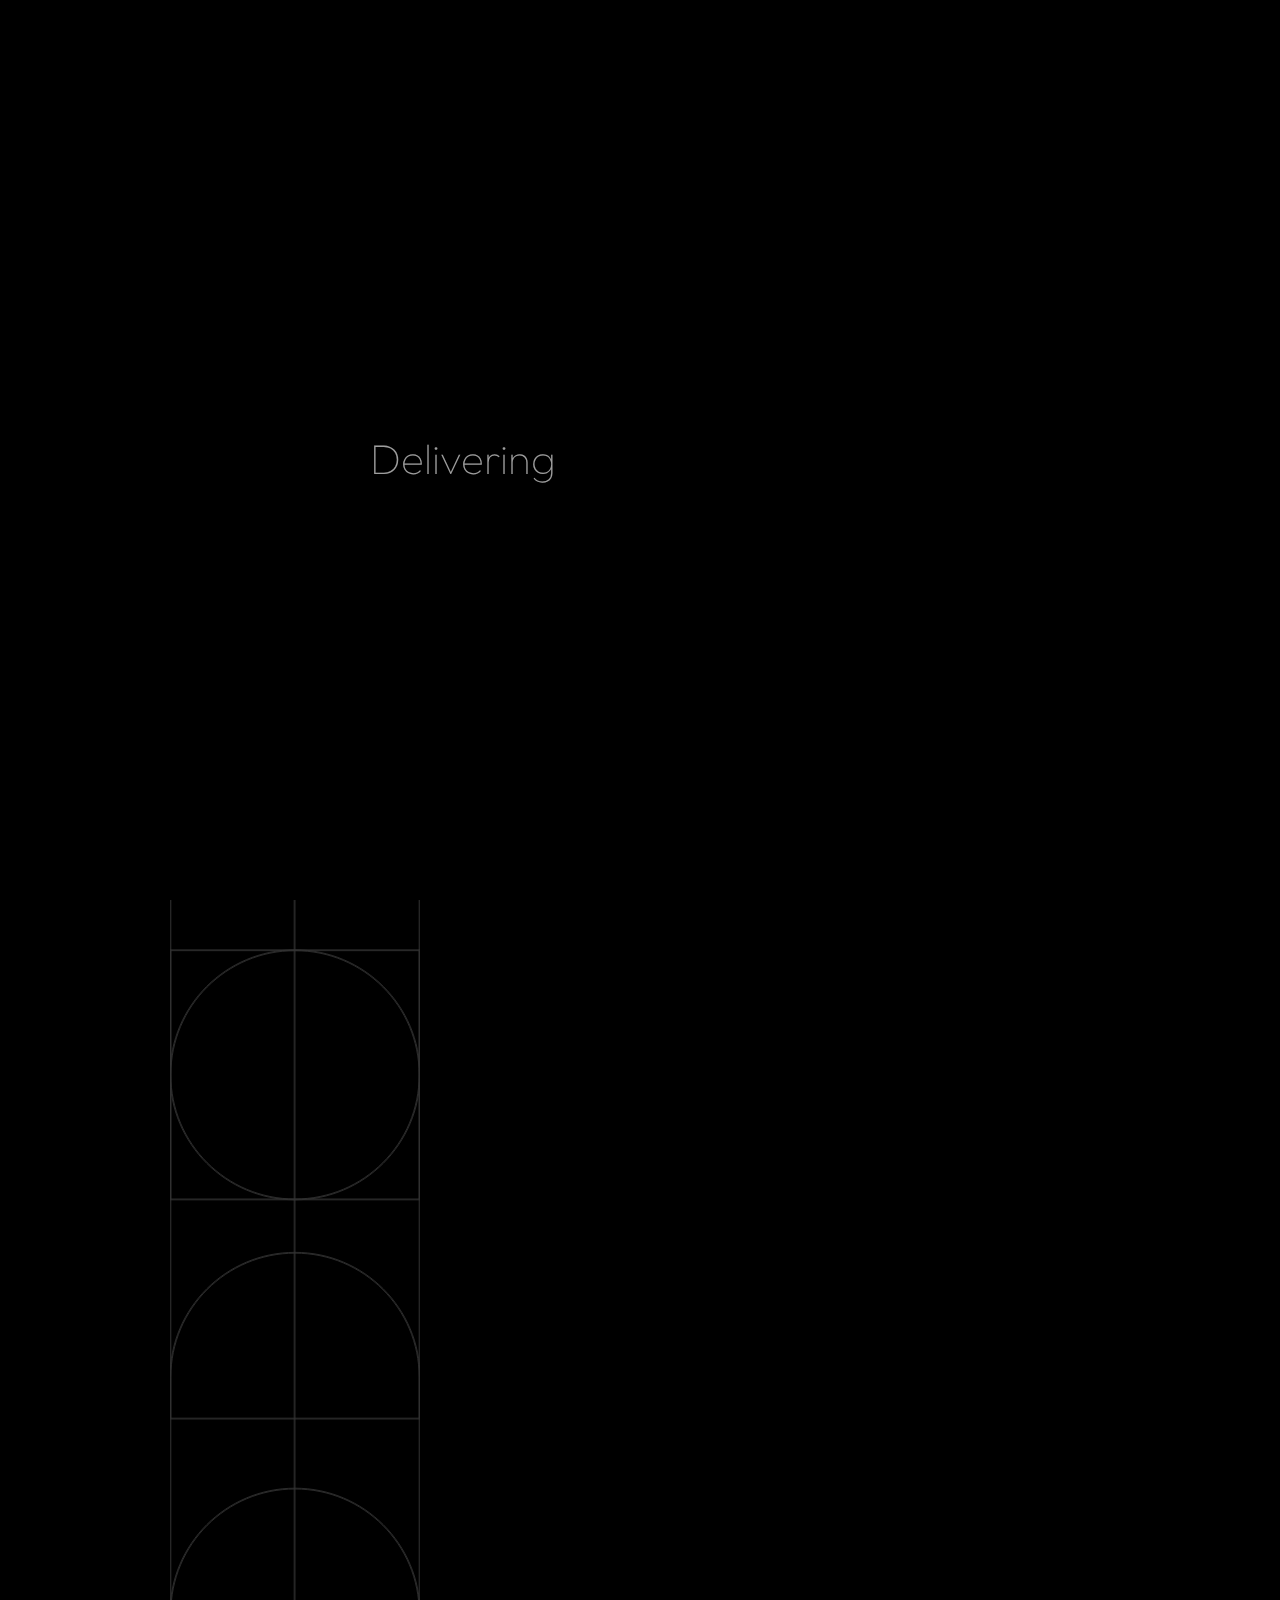
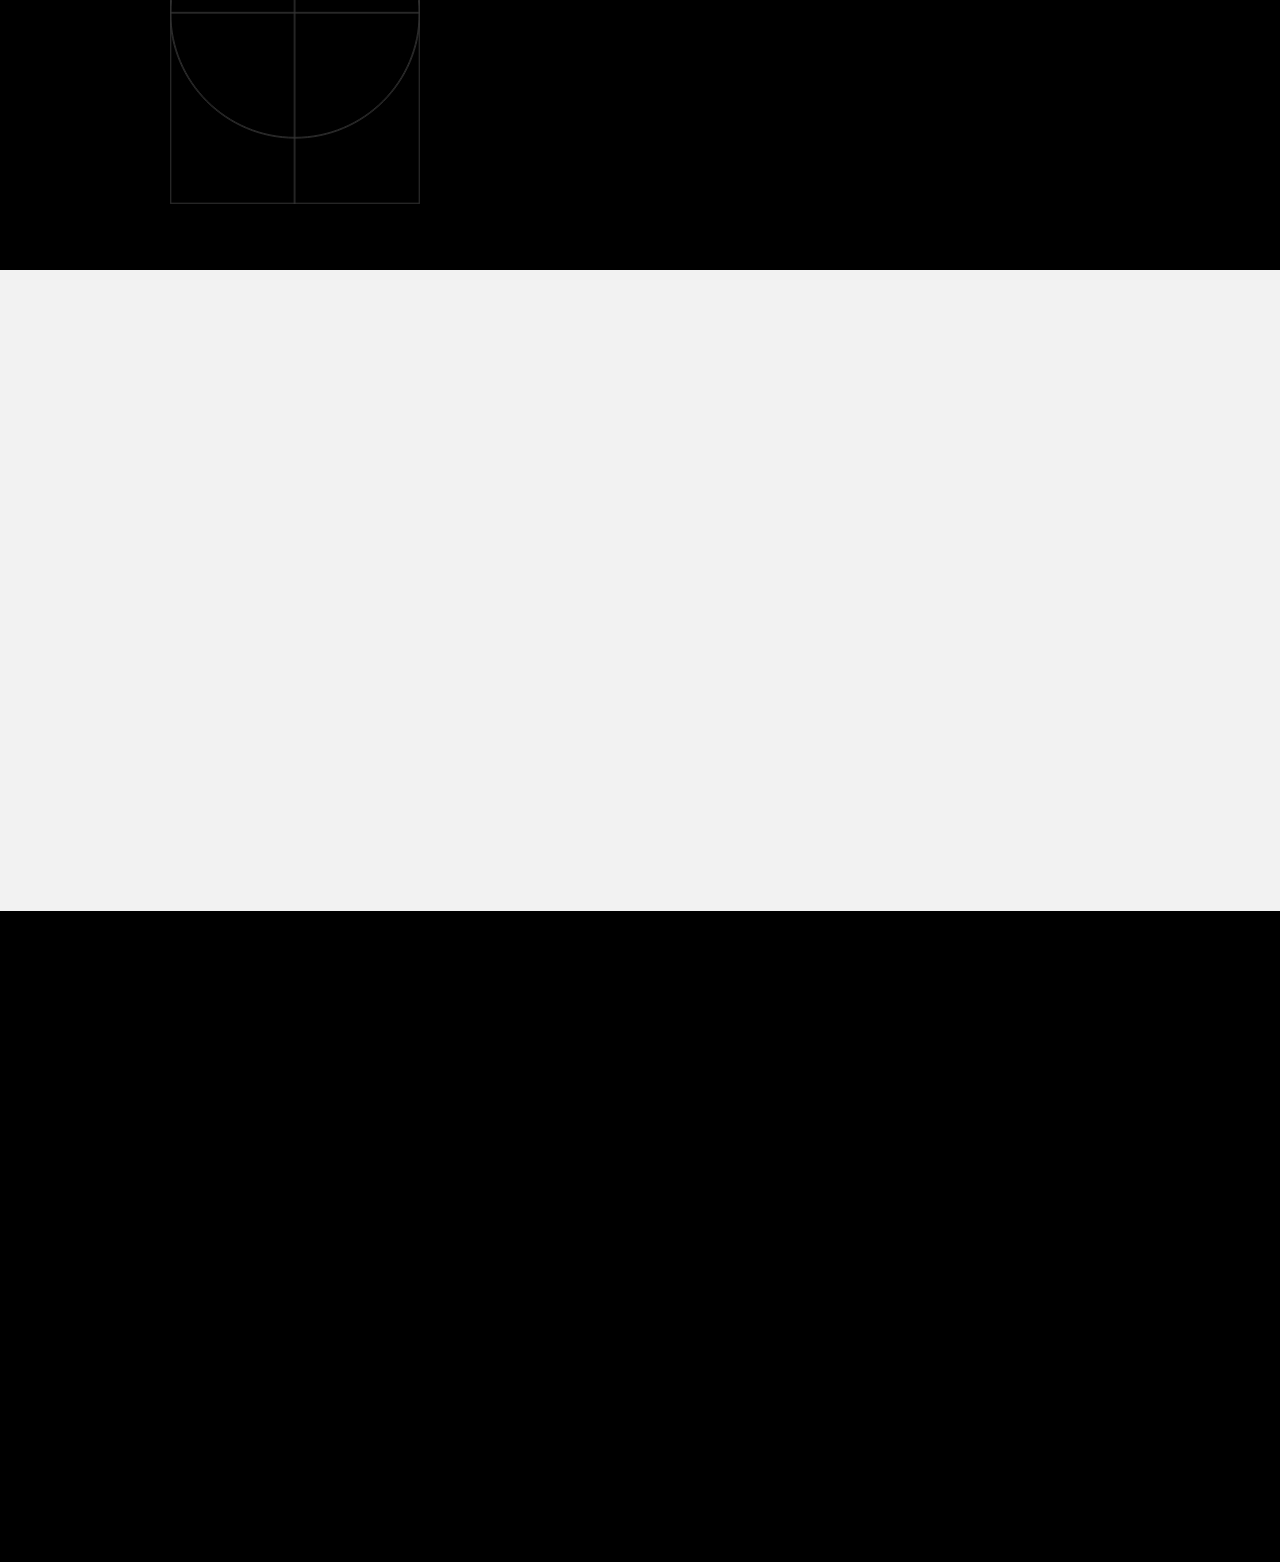
<file: services.html>
<!DOCTYPE html>
<html lang="en">

<head>
    <!-- Google tag (gtag.js) -->
    <script async src="https://www.googletagmanager.com/gtag/js?id=G-XXXXXXX"></script>
    <script>
        window.dataLayer = window.dataLayer || [];
        function gtag() { dataLayer.push(arguments); }
        gtag('js', new Date());
        gtag('config', 'G-XXXXXXX');
    </script>
    <!-- Meta Pixel Code -->
    <script>
        !function (f, b, e, v, n, t, s) {
            if (f.fbq) return; n = f.fbq = function () {
                n.callMethod ?
                n.callMethod.apply(n, arguments) : n.queue.push(arguments)
            };
            if (!f._fbq) f._fbq = n; n.push = n; n.loaded = !0; n.version = '2.0';
            n.queue = []; t = b.createElement(e); t.async = !0;
            t.src = v; s = b.getElementsByTagName(e)[0];
            s.parentNode.insertBefore(t, s)
        }(window, document, 'script',
            'https://connect.facebook.net/en_US/fbevents.js');
        fbq('init', 'YOUR_PIXEL_ID');
        fbq('track', 'PageView');
    </script>
    <noscript>
        <img loading="lazy"  height="1" width="1" class="display-none"
            src="https://www.facebook.com/tr?id=YOUR_PIXEL_ID&ev=PageView&noscript=1" />
    </noscript>
    <!-- End Meta Pixel Code -->

    <meta name="robots" content="noindex, nofollow" />
    <meta charset="UTF-8" />
    <meta name="viewport" content="width=device-width, initial-scale=1.0" />
    <meta http-equiv="X-UA-Compatible" content="ie=edge" />

    <title>What We Do | Design, Branding, Tech Solutions | Blakaces</title>
    <meta name="description"
        content="Discover Blakaces’ creative services in branding, design, development, marketing, and consulting—tailored to grow your business." />
    <meta name="keywords"
        content="creative design services, branding agency Pakistan, digital marketing, website development, creative consulting, Blakaces services" />
    <meta name="author" content="Blakaces" />

    <!-- Open Graph Meta -->
    <meta property="og:title" content="Creative Services | Branding, Design & Development | Blakaces" />
    <meta property="og:description"
        content="From logo design to full-stack development and digital advertising — Blakaces delivers impact-driven creative solutions for your brand." />
    <meta property="og:image" content="https://blakaces.co/img/og-image-services.webp" />
    <meta property="og:url" content="https://blakaces.co/services.html" />
    <meta property="og:type" content="website" />

    <!-- Twitter Card -->
    <meta name="twitter:card" content="summary_large_image" />
    <meta name="twitter:title" content="Creative Services | Blakaces" />
    <meta name="twitter:description"
        content="Grow your brand with our design, branding, and web development services." />
    <meta name="twitter:image" content="https://blakaces.co/img/og-image-services.webp" />

    <!-- Canonical URL -->
    <link rel="canonical" href="https://blakaces.co/services.html" />

    <!-- Favicon -->
    <link rel="icon" type="image/x-icon" href="img/favicon.webp" />

    <!-- Stylesheets -->
    <link rel="stylesheet" href="css/plugins/bootstrap-grid.css" />
    <link rel="stylesheet" href="css/plugins/font-awesome.min.css" />
    <link rel="stylesheet" href="css/plugins/swiper.min.css" />
    <link rel="stylesheet" href="css/plugins/fancybox.min.css" />
    <link rel="stylesheet" href="css/style.css" />
<script type="application/ld+json">
{
  "@context": "https://schema.org",
  "@type": "LocalBusiness",
  "@id": "https://blakaces.co/#business",
  "name": "Blakaces",
  "url": "https://blakaces.co",
  "logo": "https://blakaces.co/img/logo-white.webp",
  "image": "https://blakaces.co/img/logo-white.webp",
  "telephone": "+92-333-3487134",
  "address": {
    "@type": "PostalAddress",
    "streetAddress": "Office No. A, 885, Sector 11-A North Karachi",
    "addressLocality": "Karachi",
    "postalCode": "75850",
    "addressCountry": "PK"
  },
  "openingHoursSpecification": {
    "@type": "OpeningHoursSpecification",
    "dayOfWeek": [
      "Monday",
      "Tuesday",
      "Wednesday",
      "Thursday",
      "Friday",
      "Saturday"
    ],
    "opens": "10:00",
    "closes": "18:00"
  },
  "contactPoint": {
    "@type": "ContactPoint",
    "telephone": "+92-333-3487134",
    "contactType": "Customer Service"
  },
  "sameAs": [
    "https://twitter.com/blakaces1",
    "https://www.instagram.com/blak.aces/",
    "https://www.facebook.com/Blakaces.co/",
    "https://linkedin.com/company/blakaces",
    "https://github.com/blakaces",
    "https://www.youtube.com/channel/UCZ1FCXu6uAhE6YkAsKQDGNg"
  ]
}
</script>

</head>


<body>

    <!-- wrapper -->
    <div class="mil-wrapper" id="top">

        <!-- cursor -->
        <div class="mil-ball">
            <span class="mil-icon-1">
                <svg viewBox="0 0 128 128">
                    <path
                        d="M106.1,41.9c-1.2-1.2-3.1-1.2-4.2,0c-1.2,1.2-1.2,3.1,0,4.2L116.8,61H11.2l14.9-14.9c1.2-1.2,1.2-3.1,0-4.2	c-1.2-1.2-3.1-1.2-4.2,0l-20,20c-1.2,1.2-1.2,3.1,0,4.2l20,20c0.6,0.6,1.4,0.9,2.1,0.9s1.5-0.3,2.1-0.9c1.2-1.2,1.2-3.1,0-4.2	L11.2,67h105.5l-14.9,14.9c-1.2,1.2-1.2,3.1,0,4.2c0.6,0.6,1.4,0.9,2.1,0.9s1.5-0.3,2.1-0.9l20-20c1.2-1.2,1.2-3.1,0-4.2L106.1,41.9	z" />
                </svg>
            </span>
            <div class="mil-more-text">More</div>
            <div class="mil-choose-text">Сhoose</div>
        </div>
        <!-- cursor end -->

        <!-- preloader -->
        <div class="mil-preloader">
            <div class="mil-preloader-animation">
                <div class="mil-pos-abs mil-animation-1">
                    <p class="mil-h3 mil-muted mil-thin">Delivering</p>
                    <p class="mil-h3 mil-muted mil-thin">Your</p>
                    <p class="mil-h3 mil-muted">Imagination</p>
                </div>
                <div class="mil-pos-abs mil-animation-2">
                    <div class="mil-reveal-frame">
                        <p class="mil-reveal-box"></p>
                        <p class="mil-h3 mil-muted mil-thin">blakaces.co</p>
                    </div>
                </div>
            </div>
        </div>
        <!-- preloader end -->

        <!-- scrollbar progress -->
        <div class="mil-progress-track">
            <div class="mil-progress"></div>
        </div>
        <!-- scrollbar progress end -->

        <!-- menu -->
        <div class="mil-menu-frame">
            <!-- frame clone -->
            <div class="mil-frame-top">
                <a href="index.html" class="mil-logo">
                    <img loading="lazy"  class="grey-scale" height="50px" src="img/web-icon.webp" alt="img" />
                </a>
                <div class="mil-menu-btn">
                    <span></span>
                </div>
            </div>
            <!-- frame clone end -->
            <div class="container">
                <div class="mil-menu-content">
                    <div class="row">
                        <div class="col-xl-5">

                            <nav class="mil-main-menu" id="swupMenu">
                                <ul>
                                    <li class="mil-active">
                                        <a href="index.html">Our Homepage</a>
                                    </li>
                                    <li class="mil-has-children">
                                        <a href="portfolio.html">Our Work</a>
                                    </li>
                                    <li class="mil-has-children">
                                        <a href="services.html">What We Do</a>
                                    </li>
                                    <li class="mil-has-children">
                                        <a href="contact.html">Contact Us</a>
                                    </li>
                                    <!-- <li class="mil-has-children">
                                        <a href="#.">Newsletter</a>
                                        <ul>
                                            <li><a href="blog.html">Blog List</a></li>
                                            <li><a href="publication.html">Publication</a></li>
                                        </ul>
                                    </li> -->
                                    <!-- <li class="mil-has-children">
                                        <a href="#.">Other pages</a>
                                        <ul>
                                            <li><a href="team.html">Team</a></li>
                                            <li><a href="contact.html">Contact</a></li>
                                            <li><a href="404.html">404</a></li>
                                        </ul>
                                    </li> -->
                                </ul>
                            </nav>


                        </div>
                        <div class="col-xl-7">

                            <div class="mil-menu-right-frame">
                                <div class="mil-animation-in">
                                    <div class="mil-animation-frame">
                                        <div class="mil-animation mil-position-1 mil-scale" data-value-1="2"
                                            data-value-2="2"></div>
                                    </div>
                                </div>
                                <div class="mil-menu-right">
                                    <div class="row">
                                        <div class="col-lg-8 mil-mb-60">

                                            <h6 class="mil-muted mil-mb-30">Projects</h6>

                                            <ul class="mil-menu-list">
                                                <li><a href="project-1.html" class="mil-light-soft">Interior design
                                                        studio</a></li>
                                                <li><a href="project-2.html" class="mil-light-soft">Home Security
                                                        Camera</a></li>
                                                <li><a href="project-3.html" class="mil-light-soft">Kemia Honest
                                                        Skincare</a></li>
                                                <li><a href="project-4.html" class="mil-light-soft">Cascade of Lava</a>
                                                </li>
                                                <li><a href="project-5.html" class="mil-light-soft">Air Pro by
                                                        Molekule</a></li>
                                                <li><a href="project-6.html" class="mil-light-soft">Tony's
                                                        Chocolonely</a></li>
                                            </ul>

                                        </div>
                                        <div class="col-lg-4 mil-mb-60">

                                            <h6 class="mil-muted mil-mb-30">Useful links</h6>

                                            <ul class="mil-menu-list">
                                                <li><a href="#." class="mil-light-soft">Privacy Policy</a></li>
                                                <li><a href="#." class="mil-light-soft">Terms and conditions</a></li>
                                            </ul>

                                        </div>
                                    </div>
                                    <div class="mil-divider mil-mb-60"></div>
                                    <div class="row justify-content-between">
                                        <div class="col-lg-8 mil-mb-60">
                                            <h6 class="mil-muted mil-mb-30">Karachi, Pakistan</h6>
                                            <p class="mil-light-soft mil-up">Office No. A, 885, Sector 11-A North
                                                Karachi
                                                <span class="mil-no-wrap">+(92) 32-0219413</span>
                                            </p>
                                        </div>
                                    </div>
                                </div>
                            </div>

                        </div>
                    </div>
                </div>
            </div>
        </div>
        <!-- menu -->

        <!-- curtain -->
        <div class="mil-curtain"></div>
        <!-- curtain end -->

        <!-- frame -->
        <div class="mil-frame">
            <div class="mil-frame-top">
                <a href="index.html" class="mil-logo">
                    <img loading="lazy"  class="grey-scale" height="50px" src="img/web-icon.webp" alt="img" />
                </a>

                <div class="mil-menu-btn">
                    <span></span>
                </div>
            </div>
            <div class="mil-frame-bottom">
                <div class="mil-current-page"></div>
                <div class="mil-back-to-top">
                    <a href="#top" class="mil-link mil-dark mil-arrow-place">
                        <span>Back to top</span>
                    </a>
                </div>
            </div>
        </div>
        <!-- frame end -->

        <!-- content -->
        <div class="mil-content">
            <div id="swupMain" class="mil-main-transition">

                <!-- banner -->
                <div class="mil-dark-bg">
                    <div class="mil-inner-banner">
                        <div class="mi-invert-fix">
                            <div class="mil-banner-content mil-up">
                                <div class="mil-animation-frame">
                                    <div class="mil-animation mil-position-4 mil-scale" data-value-1="6"
                                        data-value-2="1.4"></div>
                                </div>
                                <div class="container">
                                    <ul class="mil-breadcrumbs mil-light mil-mb-60">
                                        <li><a href="index.html">Homepage</a></li>
                                        <li><a href="services.html">Services</a></li>
                                    </ul>
                                    <h1 class="mil-muted mil-mb-60">Our <span class="mil-thin">Creative</span><br>
                                        Services
                                    </h1>
                                    <a href="#services" class="mil-link mil-accent mil-arrow-place mil-down-arrow">
                                        <span>What We Do</span>
                                    </a>
                                </div>
                            </div>
                        </div>
                    </div>
                    <!-- banner end -->

                    <!-- services -->
                    <section id="services">
                        <div class="mi-invert-fix">
                            <div class="container mil-p-120-60">
                                <div class="row">
                                    <div class="col-lg-5">

                                        <div class="mil-lines-place mil-light"></div>

                                    </div>
                                    <div class="col-lg-7">
                                        <div class="row">
                                            <div class="col-md-6 col-lg-6">
                                                <a href="#"
                                                    class="mil-service-card-lg mil-more mil-accent-cursor mil-offset">
                                                    <h4 class="mil-muted mil-up mil-mb-30">Branding and <br>Identity
                                                        Design</h4>
                                                    <p class="mil-descr mil-light-soft mil-up mil-mb-30">Our creative
                                                        agency is a team of professionals focused on helping your brand
                                                        grow.</p>
                                                    <ul class="mil-service-list mil-light mil-mb-30">
                                                        <li class="mil-up">UX Audits</li>
                                                        <li class="mil-up">Design thinking</li>
                                                        <li class="mil-up">Methodologies</li>
                                                        <li class="mil-up">Wireframing</li>
                                                    </ul>
                                                </a>
                                            </div>
                                            <div class="col-md-6 col-lg-6">
                                                <a href="#" class="mil-service-card-lg mil-more mil-accent-cursor">
                                                    <h4 class="mil-muted mil-up mil-mb-30">Website Design <br>and
                                                        Development</h4>
                                                    <p class="mil-descr mil-light-soft mil-up mil-mb-30">Our creative
                                                        agency is a team of professionals focused on helping your brand
                                                        grow.</p>
                                                    <ul class="mil-service-list mil-light mil-mb-30">
                                                        <li class="mil-up">UX Audits</li>
                                                        <li class="mil-up">Design thinking</li>
                                                        <li class="mil-up">Methodologies</li>
                                                        <li class="mil-up">Wireframing</li>
                                                    </ul>
                                                </a>
                                            </div>
                                            <div class="col-md-6 col-lg-6">
                                                <a href="#"
                                                    class="mil-service-card-lg mil-more mil-accent-cursor mil-offset">
                                                    <h4 class="mil-muted mil-up mil-mb-30">Advertising and <br>Marketing
                                                        Campaigns</h4>
                                                    <p class="mil-descr mil-light-soft mil-up mil-mb-30">Our creative
                                                        agency is a team of professionals focused on helping your brand
                                                        grow.</p>
                                                    <ul class="mil-service-list mil-light mil-mb-30">
                                                        <li class="mil-up">UX Audits</li>
                                                        <li class="mil-up">Design thinking</li>
                                                        <li class="mil-up">Methodologies</li>
                                                        <li class="mil-up">Wireframing</li>
                                                    </ul>
                                                </a>
                                            </div>
                                            <div class="col-md-6 col-lg-6">
                                                <a href="#" class="mil-service-card-lg mil-more mil-accent-cursor">
                                                    <h4 class="mil-muted mil-up mil-mb-30">Creative Consulting
                                                        <br>Concept Development
                                                    </h4>
                                                    <p class="mil-descr mil-light-soft mil-up mil-mb-30">Our creative
                                                        agency is a team of professionals focused on helping your brand
                                                        grow.</p>
                                                    <ul class="mil-service-list mil-light mil-mb-30">
                                                        <li class="mil-up">UX Audits</li>
                                                        <li class="mil-up">Design thinking</li>
                                                        <li class="mil-up">Methodologies</li>
                                                        <li class="mil-up">Wireframing</li>
                                                    </ul>
                                                </a>
                                            </div>
                                        </div>
                                    </div>
                                </div>
                            </div>
                        </div>
                    </section>
                </div>
                <!-- services end -->

                <!-- call to action -->
                <section class="mil-soft-bg">
                    <div class="container mil-p-120-120">
                        <div class="row">
                            <div class="col-lg-10">

                                <span class="mil-suptitle mil-suptitle-right mil-suptitle-dark mil-up">Looking to make
                                    your mark? We'll help you turn <br> your project into a success story.</span>

                            </div>
                        </div>
                        <div class="mil-center">
                            <h2 class="mil-up mil-mb-60">Let’s make an <span class="mil-thin">impact</span><br>
                                together. Ready <span class="mil-thin">when you are</span></h2>
                            <div class="mil-up"><a href="contact.html" class="mil-button mil-arrow-place"><span>Contact
                                        us</span></a></div>
                        </div>
                    </div>
                </section>
                <!-- call to action end -->

                <!-- footer -->
                <footer class="mil-dark-bg">
                    <div class="mi-invert-fix">
                        <div class="container mil-p-120-60">
                            <div class="row justify-content-between">
                                <div class="col-md-4 col-lg-4 mil-mb-60">

                                    <div class="mil-muted mil-logo mil-up mil-mb-30">
                                        <img loading="lazy"  height="50px" src="img/logo-white.webp" alt="img" />
                                    </div>

                                    <p class="mil-light-soft mil-up mil-mb-30">Subscribe our newsletter:</p>

                                    <form class="mil-subscribe-form mil-up">
                                        <input type="text" placeholder="Enter our email">
                                        <button type="submit"
                                            class="mil-button mil-icon-button-sm mil-arrow-place"></button>
                                    </form>

                                </div>
                                <div class="col-md-7 col-lg-6">
                                    <div class="row justify-content-end">
                                        <div class="col-md-6 col-lg-7">

                                            <nav class="mil-footer-menu mil-mb-60">
                                                <ul>
                                                    <li class="mil-up mil-active">
                                                        <a href="index.html">Our Homepage</a>
                                                    </li>
                                                    <li class="mil-up">
                                                        <a href="portfolio.html">Our Work</a>
                                                    </li>
                                                    <li class="mil-up">
                                                        <a href="services.html">What We Do</a>
                                                    </li>
                                                    <li class="mil-up">
                                                        <a href="contact.html">Contact Us</a>
                                                    </li>
                                                </ul>
                                            </nav>

                                        </div>
                                        <div class="col-md-6 col-lg-5">

                                            <ul class="mil-menu-list mil-up mil-mb-60">
                                                <li><a href="#." class="mil-light-soft">Privacy Policy</a></li>
                                                <li><a href="#." class="mil-light-soft">Terms and conditions</a></li>
                                            </ul>

                                        </div>
                                    </div>
                                </div>
                            </div>

                            <div class="row justify-content-between flex-sm-row-reverse">
                                <div class="col-md-7 col-lg-6">

                                    <div class="row justify-content-between">

                                        <div class="col-md-9 col-lg-8 mil-mb-60">

                                            <h6 class="mil-muted mil-up mil-mb-30">Karachi, Pakistan</h6>

                                            <p class="mil-light-soft mil-up">Office No. A, 885, Sector 11-A North
                                                Karachi <span class="mil-no-wrap">+(92) 32-0219413</span></p>

                                        </div>
                                    </div>

                                </div>
                                <div class="col-md-4 col-lg-6 mil-mb-60">

                                    <div class="mil-vert-between">
                                        <div class="mil-mb-30">
                                            <ul class="mil-social-icons mil-up">
                                                <li><a href="#." target="_blank" class="social-icon"> <i
                                                            class="fab fa-behance"></i></a></li>
                                                <li><a href="#." target="_blank" class="social-icon"> <i
                                                            class="fab fa-dribbble"></i></a></li>
                                                <li><a href="#." target="_blank" class="social-icon"> <i
                                                            class="fab fa-twitter"></i></a></li>
                                                <li><a href="#." target="_blank" class="social-icon"> <i
                                                            class="fab fa-github"></i></a></li>
                                            </ul>
                                        </div>
                                        <p class="mil-light-soft mil-up">© Copyright 2025 - Blakaces. All Rights
                                            Reserved.</p>
                                    </div>

                                </div>
                            </div>
                        </div>
                    </div>
                </footer>
                <!-- footer end -->

                <!-- hidden elements -->
                <div class="mil-hidden-elements">
                    <div class="mil-dodecahedron">
                        <div class="mil-pentagon">
                            <div></div>
                            <div></div>
                            <div></div>
                            <div></div>
                            <div></div>
                        </div>
                        <div class="mil-pentagon">
                            <div></div>
                            <div></div>
                            <div></div>
                            <div></div>
                            <div></div>
                        </div>
                        <div class="mil-pentagon">
                            <div></div>
                            <div></div>
                            <div></div>
                            <div></div>
                            <div></div>
                        </div>
                        <div class="mil-pentagon">
                            <div></div>
                            <div></div>
                            <div></div>
                            <div></div>
                            <div></div>
                        </div>
                        <div class="mil-pentagon">
                            <div></div>
                            <div></div>
                            <div></div>
                            <div></div>
                            <div></div>
                        </div>
                        <div class="mil-pentagon">
                            <div></div>
                            <div></div>
                            <div></div>
                            <div></div>
                            <div></div>
                        </div>
                        <div class="mil-pentagon">
                            <div></div>
                            <div></div>
                            <div></div>
                            <div></div>
                            <div></div>
                        </div>
                        <div class="mil-pentagon">
                            <div></div>
                            <div></div>
                            <div></div>
                            <div></div>
                            <div></div>
                        </div>
                        <div class="mil-pentagon">
                            <div></div>
                            <div></div>
                            <div></div>
                            <div></div>
                            <div></div>
                        </div>
                        <div class="mil-pentagon">
                            <div></div>
                            <div></div>
                            <div></div>
                            <div></div>
                            <div></div>
                        </div>
                        <div class="mil-pentagon">
                            <div></div>
                            <div></div>
                            <div></div>
                            <div></div>
                            <div></div>
                        </div>
                        <div class="mil-pentagon">
                            <div></div>
                            <div></div>
                            <div></div>
                            <div></div>
                            <div></div>
                        </div>
                    </div>

                    <svg xmlns="http://www.w3.org/2000/svg" viewBox="0 0 24 24" class="mil-arrow">
                        <path
                            d="M 14 5.3417969 C 13.744125 5.3417969 13.487969 5.4412187 13.292969 5.6367188 L 13.207031 5.7226562 C 12.816031 6.1136563 12.816031 6.7467188 13.207031 7.1367188 L 17.070312 11 L 4 11 C 3.448 11 3 11.448 3 12 C 3 12.552 3.448 13 4 13 L 17.070312 13 L 13.207031 16.863281 C 12.816031 17.254281 12.816031 17.887344 13.207031 18.277344 L 13.292969 18.363281 C 13.683969 18.754281 14.317031 18.754281 14.707031 18.363281 L 20.363281 12.707031 C 20.754281 12.316031 20.754281 11.682969 20.363281 11.292969 L 14.707031 5.6367188 C 14.511531 5.4412187 14.255875 5.3417969 14 5.3417969 z" />
                    </svg>

                    <svg width="250" viewBox="0 0 300 1404" fill="none" xmlns="http://www.w3.org/2000/svg"
                        class="mil-lines">
                        <path fill-rule="evenodd" clip-rule="evenodd"
                            d="M1 892L1 941H299V892C299 809.71 232.29 743 150 743C67.7096 743 1 809.71 1 892ZM0 942H300V892C300 809.157 232.843 742 150 742C67.1573 742 0 809.157 0 892L0 942Z"
                            class="mil-move" />
                        <path fill-rule="evenodd" clip-rule="evenodd"
                            d="M299 146V97L1 97V146C1 228.29 67.7096 295 150 295C232.29 295 299 228.29 299 146ZM300 96L0 96V146C0 228.843 67.1573 296 150 296C232.843 296 300 228.843 300 146V96Z"
                            class="mil-move" />
                        <path fill-rule="evenodd" clip-rule="evenodd" d="M299 1H1V1403H299V1ZM0 0V1404H300V0H0Z" />
                        <path fill-rule="evenodd" clip-rule="evenodd"
                            d="M150 -4.37115e-08L150 1404L149 1404L149 0L150 -4.37115e-08Z" />
                        <path fill-rule="evenodd" clip-rule="evenodd"
                            d="M150 1324C232.29 1324 299 1257.29 299 1175C299 1092.71 232.29 1026 150 1026C67.7096 1026 1 1092.71 1 1175C1 1257.29 67.7096 1324 150 1324ZM150 1325C232.843 1325 300 1257.84 300 1175C300 1092.16 232.843 1025 150 1025C67.1573 1025 0 1092.16 0 1175C0 1257.84 67.1573 1325 150 1325Z"
                            class="mil-move" />
                        <path fill-rule="evenodd" clip-rule="evenodd" d="M300 1175H0V1174H300V1175Z" class="mil-move" />
                        <path fill-rule="evenodd" clip-rule="evenodd"
                            d="M150 678C232.29 678 299 611.29 299 529C299 446.71 232.29 380 150 380C67.7096 380 1 446.71 1 529C1 611.29 67.7096 678 150 678ZM150 679C232.843 679 300 611.843 300 529C300 446.157 232.843 379 150 379C67.1573 379 0 446.157 0 529C0 611.843 67.1573 679 150 679Z"
                            class="mil-move" />
                        <path fill-rule="evenodd" clip-rule="evenodd" d="M299 380H1V678H299V380ZM0 379V679H300V379H0Z"
                            class="mil-move" />
                    </svg>
                </div>
                <!-- hidden elements end -->

            </div>
        </div>
        <!-- content -->
    </div>
    <!-- wrapper end -->

    <!-- jQuery js -->
    <script src="js/plugins/jquery.min.js"></script>
    <!-- swup js -->
    <script src="js/plugins/swup.min.js"></script>
    <!-- swiper js -->
    <script src="js/plugins/swiper.min.js"></script>
    <!-- fancybox js -->
    <script src="js/plugins/fancybox.min.js"></script>
    <!-- gsap js -->
    <script src="js/plugins/gsap.min.js"></script>
    <!-- scroll smoother -->
    <script src="js/plugins/smooth-scroll.js"></script>
    <!-- scroll trigger js -->
    <script src="js/plugins/ScrollTrigger.min.js"></script>
    <!-- scroll to js -->
    <script src="js/plugins/ScrollTo.min.js"></script>
    <!-- ashley js -->
    <script src="js/main.js"></script>

</body>

</html>
</file>
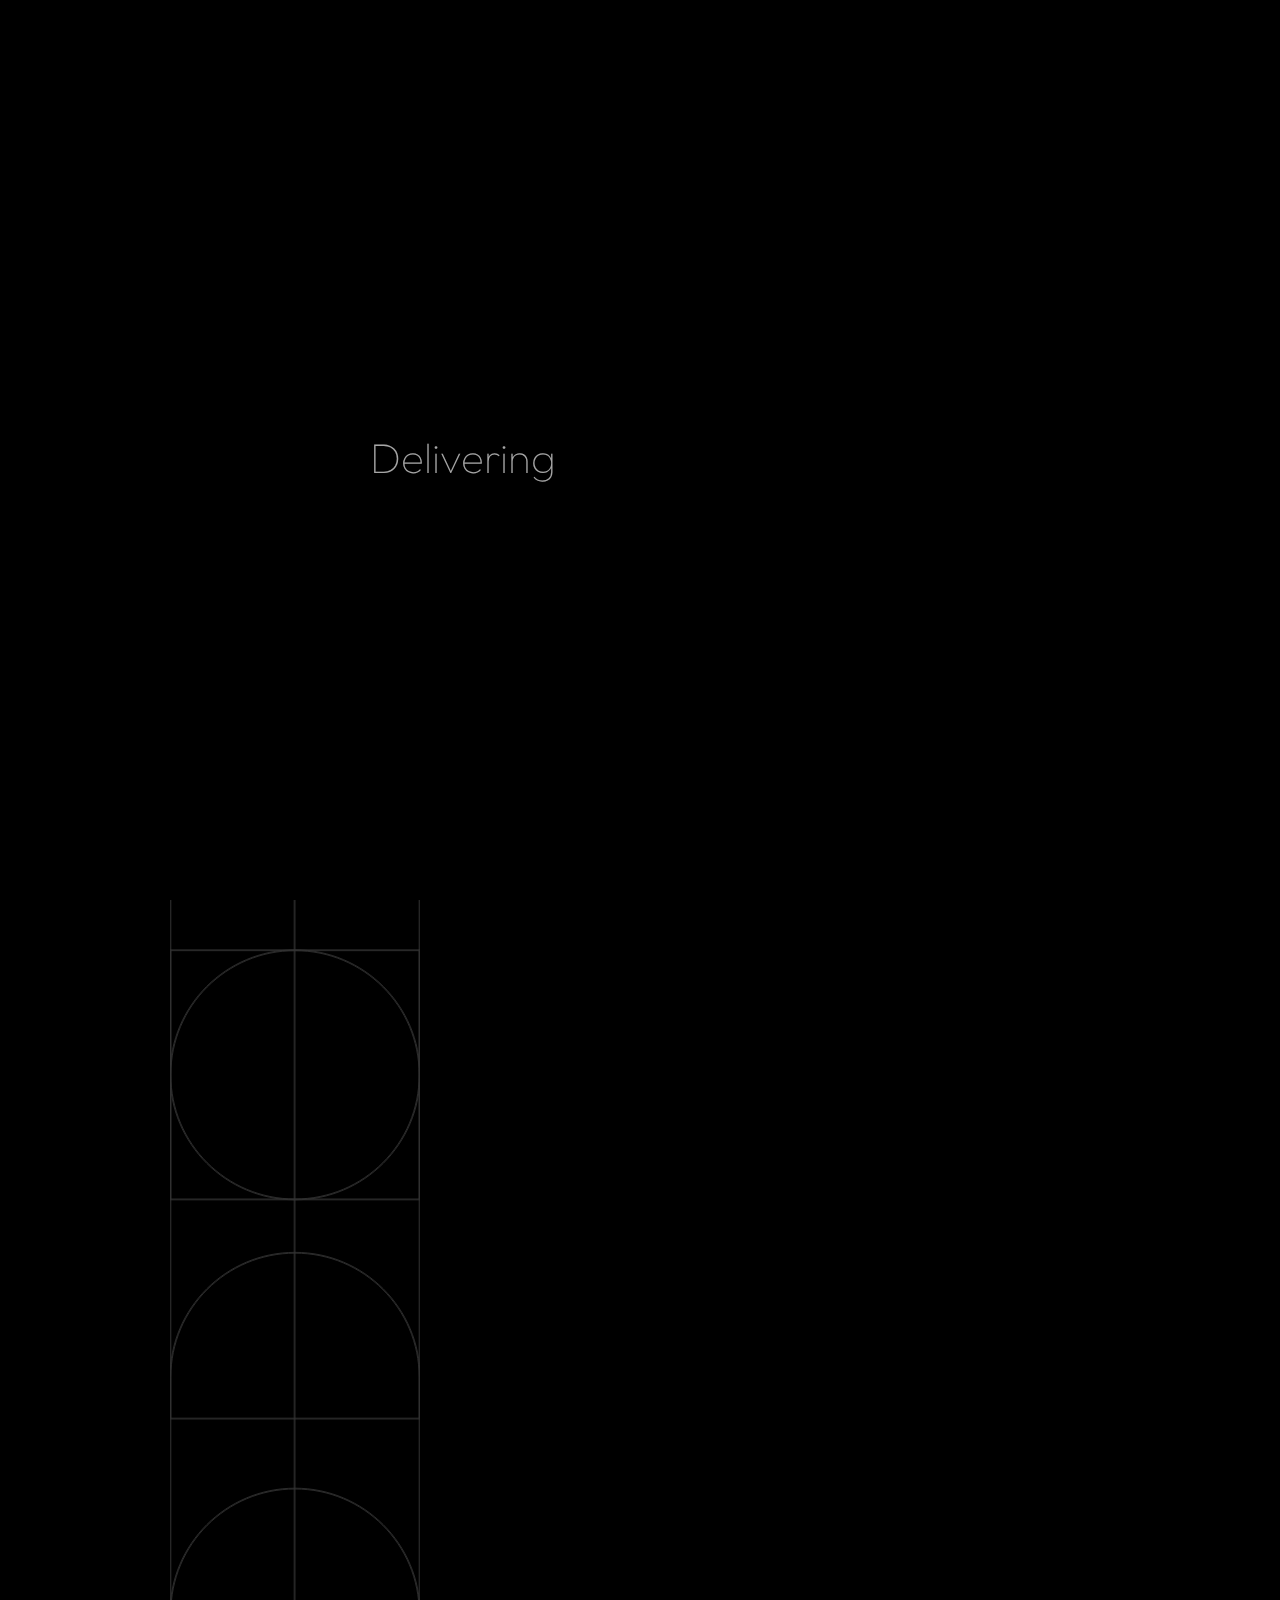
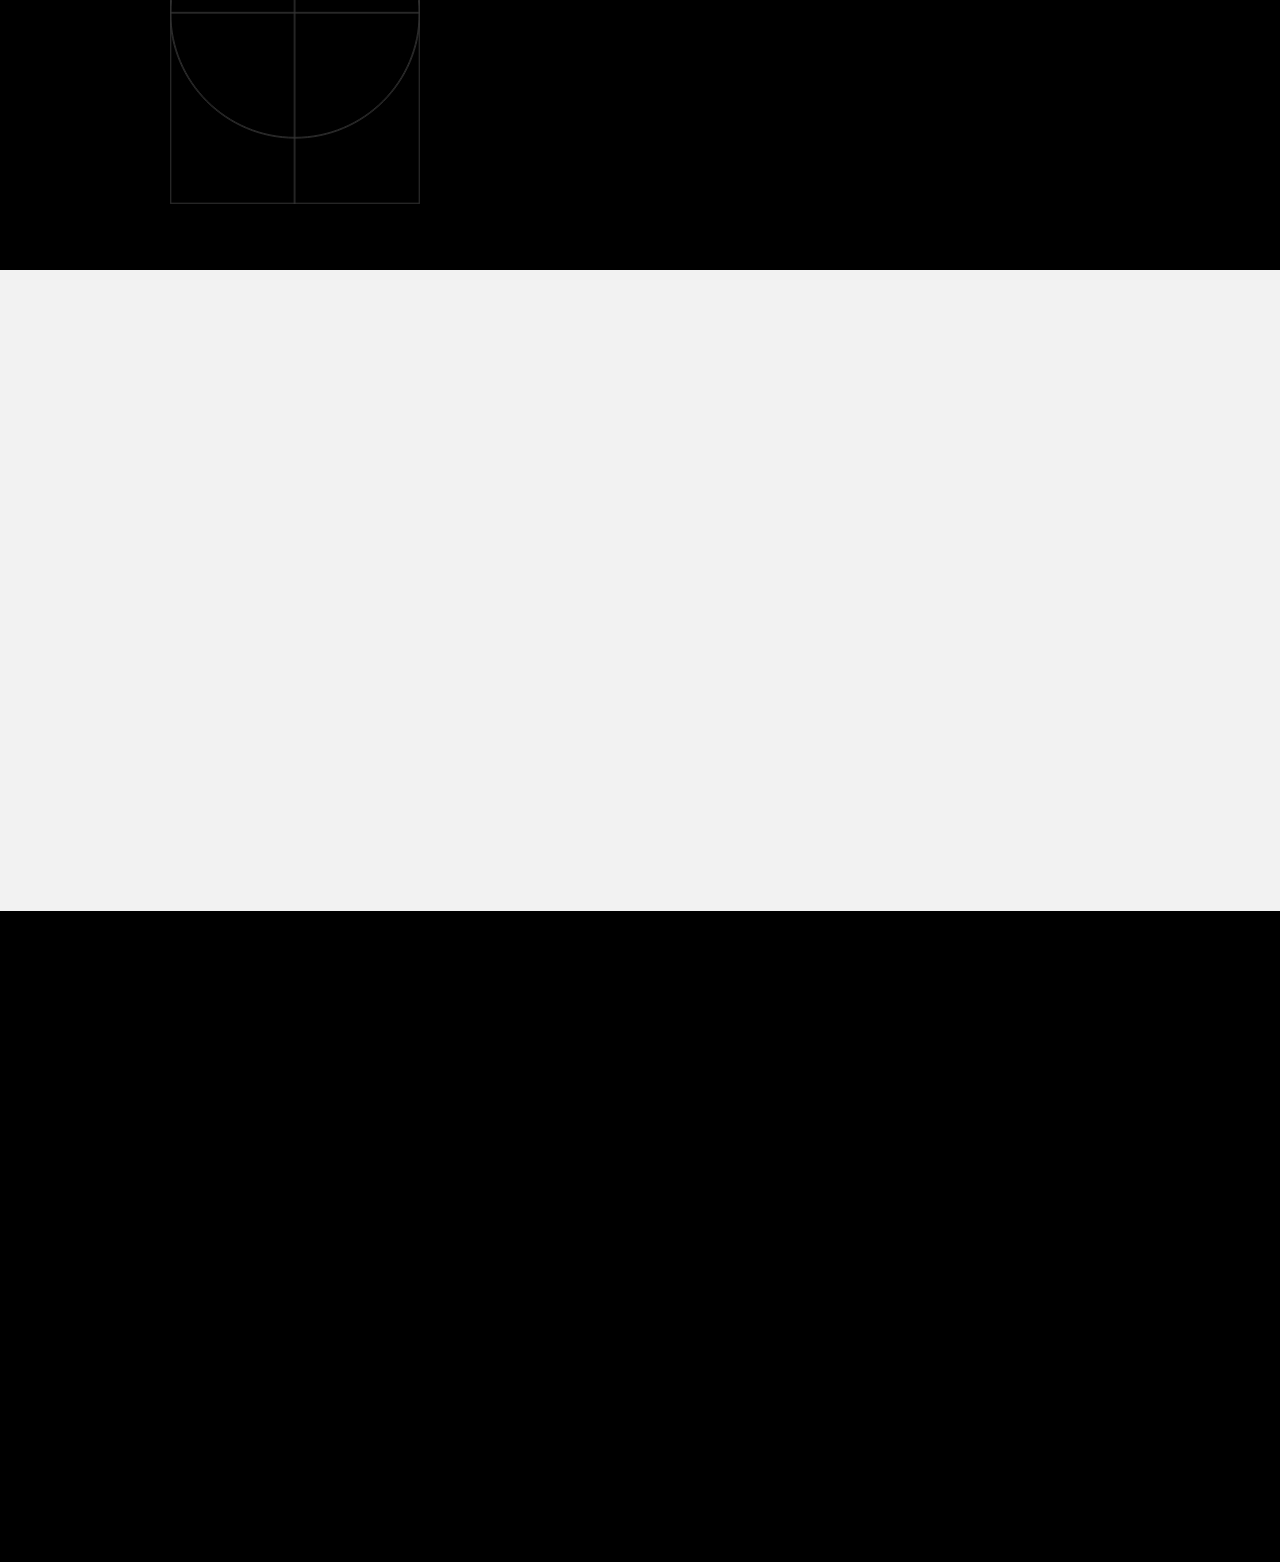
<file: what-we-do.html>
<!DOCTYPE html>
<html lang="en">

<head>
    <!-- Google tag (gtag.js) -->
    <script async src="https://www.googletagmanager.com/gtag/js?id=G-XXXXXXX"></script>
    <script>
        window.dataLayer = window.dataLayer || [];
        function gtag() { dataLayer.push(arguments); }
        gtag('js', new Date());
        gtag('config', 'G-XXXXXXX');
    </script>
    <!-- Meta Pixel Code -->
    <script>
        !function (f, b, e, v, n, t, s) {
            if (f.fbq) return; n = f.fbq = function () {
                n.callMethod ?
                n.callMethod.apply(n, arguments) : n.queue.push(arguments)
            };
            if (!f._fbq) f._fbq = n; n.push = n; n.loaded = !0; n.version = '2.0';
            n.queue = []; t = b.createElement(e); t.async = !0;
            t.src = v; s = b.getElementsByTagName(e)[0];
            s.parentNode.insertBefore(t, s)
        }(window, document, 'script',
            'https://connect.facebook.net/en_US/fbevents.js');
        fbq('init', 'YOUR_PIXEL_ID');
        fbq('track', 'PageView');
    </script>
    <noscript>
        <img height="1" width="1" class="display-none"
            src="https://www.facebook.com/tr?id=YOUR_PIXEL_ID&ev=PageView&noscript=1" />
    </noscript>
    <!-- End Meta Pixel Code -->

    <meta name="robots" content="noindex, nofollow" />
    <meta charset="UTF-8" />
    <meta name="viewport" content="width=device-width, initial-scale=1.0" />
    <meta http-equiv="X-UA-Compatible" content="ie=edge" />

    <title>What We Do | Design, Branding, Tech Solutions | Blakaces</title>
    <meta name="description"
        content="Discover Blakaces’ creative services in branding, design, development, marketing, and consulting—tailored to grow your business." />
    <meta name="keywords"
        content="creative design services, branding agency Pakistan, digital marketing, website development, creative consulting, Blakaces services" />
    <meta name="author" content="Blakaces" />

    <!-- Open Graph Meta -->
    <meta property="og:title" content="Creative Services | Branding, Design & Development | Blakaces" />
    <meta property="og:description"
        content="From logo design to full-stack development and digital advertising — Blakaces delivers impact-driven creative solutions for your brand." />
    <meta property="og:image" content="https://blakaces.co/img/og-image-services.webp" />
    <meta property="og:url" content="https://blakaces.co//what-we-do" />
    <meta property="og:type" content="website" />

    <!-- Twitter Card -->
    <meta name="twitter:card" content="summary_large_image" />
    <meta name="twitter:title" content="Creative Services | Blakaces" />
    <meta name="twitter:description"
        content="Grow your brand with our design, branding, and web development services." />
    <meta name="twitter:image" content="https://blakaces.co/img/og-image-services.webp" />

    <!-- Canonical URL -->
    <link rel="canonical" href="https://blakaces.co//what-we-do" />

    <!-- Favicon -->
    <link rel="icon" type="image/x-icon" href="img/favicon.webp" />

    <!-- Stylesheets -->
    <link rel="stylesheet" href="css/plugins/bootstrap-grid.css" />
    <link rel="stylesheet" href="css/plugins/font-awesome.min.css" />
    <link rel="stylesheet" href="css/plugins/swiper.min.css" />
    <link rel="stylesheet" href="css/plugins/fancybox.min.css" />
    <link rel="stylesheet" href="css/style.css" />
<script type="application/ld+json">
{
  "@context": "https://schema.org",
  "@type": "LocalBusiness",
  "@id": "https://blakaces.co/#business",
  "name": "Blakaces",
  "url": "https://blakaces.co",
  "logo": "https://blakaces.co/img/logo-white.webp",
  "image": "https://blakaces.co/img/logo-white.webp",
  "telephone": "+92-333-3487134",
  "address": {
    "@type": "PostalAddress",
    "streetAddress": "Office No. A, 885, Sector 11-A North Karachi",
    "addressLocality": "Karachi",
    "postalCode": "75850",
    "addressCountry": "PK"
  },
  "openingHoursSpecification": {
    "@type": "OpeningHoursSpecification",
    "dayOfWeek": [
      "Monday",
      "Tuesday",
      "Wednesday",
      "Thursday",
      "Friday",
      "Saturday"
    ],
    "opens": "10:00",
    "closes": "18:00"
  },
  "contactPoint": {
    "@type": "ContactPoint",
    "telephone": "+92-333-3487134",
    "contactType": "Customer Service"
  },
  "sameAs": [
    "https://twitter.com/blakaces1",
    "https://www.instagram.com/blak.aces/",
    "https://www.facebook.com/Blakaces.co/",
    "https://linkedin.com/company/blakaces",
    "https://github.com/blakaces",
    "https://www.youtube.com/channel/UCZ1FCXu6uAhE6YkAsKQDGNg"
  ]
}
</script>

</head>


<body>

    <!-- wrapper -->
    <div class="mil-wrapper" id="top">

        <!-- cursor -->
        <div class="mil-ball">
            <span class="mil-icon-1">
                <svg viewBox="0 0 128 128">
                    <path
                        d="M106.1,41.9c-1.2-1.2-3.1-1.2-4.2,0c-1.2,1.2-1.2,3.1,0,4.2L116.8,61H11.2l14.9-14.9c1.2-1.2,1.2-3.1,0-4.2	c-1.2-1.2-3.1-1.2-4.2,0l-20,20c-1.2,1.2-1.2,3.1,0,4.2l20,20c0.6,0.6,1.4,0.9,2.1,0.9s1.5-0.3,2.1-0.9c1.2-1.2,1.2-3.1,0-4.2	L11.2,67h105.5l-14.9,14.9c-1.2,1.2-1.2,3.1,0,4.2c0.6,0.6,1.4,0.9,2.1,0.9s1.5-0.3,2.1-0.9l20-20c1.2-1.2,1.2-3.1,0-4.2L106.1,41.9	z" />
                </svg>
            </span>
            <div class="mil-more-text">More</div>
            <div class="mil-choose-text">Сhoose</div>
        </div>
        <!-- cursor end -->

        <!-- preloader -->
        <div class="mil-preloader">
            <div class="mil-preloader-animation">
                <div class="mil-pos-abs mil-animation-1">
                    <p class="mil-h3 mil-muted mil-thin">Delivering</p>
                    <p class="mil-h3 mil-muted mil-thin">Your</p>
                    <p class="mil-h3 mil-muted">Imagination</p>
                </div>
                <div class="mil-pos-abs mil-animation-2">
                    <div class="mil-reveal-frame">
                        <p class="mil-reveal-box"></p>
                        <p class="mil-h3 mil-muted mil-thin">blakaces.co</p>
                    </div>
                </div>
            </div>
        </div>
        <!-- preloader end -->

        <!-- scrollbar progress -->
        <div class="mil-progress-track">
            <div class="mil-progress"></div>
        </div>
        <!-- scrollbar progress end -->

        <!-- menu -->
        <div class="mil-menu-frame">
            <!-- frame clone -->
            <div class="mil-frame-top">
                <a href="/" class="mil-logo">
                    <img class="grey-scale" height="50px" src="img/web-icon.webp" alt="img" />
                </a>
                <div class="mil-menu-btn">
                    <span></span>
                </div>
            </div>
            <!-- frame clone end -->
            <div class="container">
                <div class="mil-menu-content">
                    <div class="row">
                        <div class="col-xl-5">

                            <nav class="mil-main-menu" id="swupMenu">
                                <ul>
                                    <li class="mil-active">
                                        <a href="/">Our Homepage</a>
                                    </li>
                                    <li class="mil-has-children">
                                        <a href="/our-work">Our Work</a>
                                    </li>
                                    <li class="mil-has-children">
                                        <a href="/what-we-do">What We Do</a>
                                    </li>
                                    <li class="mil-has-children">
                                        <a href="/contact-us">Contact Us</a>
                                    </li>
                                    <!-- <li class="mil-has-children">
                                        <a href="#.">Newsletter</a>
                                        <ul>
                                            <li><a href="blog.html">Blog List</a></li>
                                            <li><a href="publication.html">Publication</a></li>
                                        </ul>
                                    </li> -->
                                    <!-- <li class="mil-has-children">
                                        <a href="#.">Other pages</a>
                                        <ul>
                                            <li><a href="team.html">Team</a></li>
                                            <li><a href="/contact-us">Contact</a></li>
                                            <li><a href="404.html">404</a></li>
                                        </ul>
                                    </li> -->
                                </ul>
                            </nav>


                        </div>
                        <div class="col-xl-7">

                            <div class="mil-menu-right-frame">
                                <div class="mil-animation-in">
                                    <div class="mil-animation-frame">
                                        <div class="mil-animation mil-position-1 mil-scale" data-value-1="2"
                                            data-value-2="2"></div>
                                    </div>
                                </div>
                                <div class="mil-menu-right">
                                    <div class="row">
                                        <div class="col-lg-8 mil-mb-60">

                                            <h6 class="mil-muted mil-mb-30">Projects</h6>

                                            <ul class="mil-menu-list">
                                                <li><a href="project-1.html" class="mil-light-soft">Interior design
                                                        studio</a></li>
                                                <li><a href="project-2.html" class="mil-light-soft">Home Security
                                                        Camera</a></li>
                                                <li><a href="project-3.html" class="mil-light-soft">Kemia Honest
                                                        Skincare</a></li>
                                                <li><a href="project-4.html" class="mil-light-soft">Cascade of Lava</a>
                                                </li>
                                                <li><a href="project-5.html" class="mil-light-soft">Air Pro by
                                                        Molekule</a></li>
                                                <li><a href="project-6.html" class="mil-light-soft">Tony's
                                                        Chocolonely</a></li>
                                            </ul>

                                        </div>
                                        <div class="col-lg-4 mil-mb-60">

                                            <h6 class="mil-muted mil-mb-30">Useful links</h6>

                                            <ul class="mil-menu-list">
                                                <li><a href="#." class="mil-light-soft">Privacy Policy</a></li>
                                                <li><a href="#." class="mil-light-soft">Terms and conditions</a></li>
                                            </ul>

                                        </div>
                                    </div>
                                    <div class="mil-divider mil-mb-60"></div>
                                    <div class="row justify-content-between">
                                        <div class="col-lg-8 mil-mb-60">
                                            <h6 class="mil-muted mil-mb-30">Karachi, Pakistan</h6>
                                            <p class="mil-light-soft mil-up">Office No. A, 885, Sector 11-A North
                                                Karachi
                                                <span class="mil-no-wrap">+(92) 32-0219413</span>
                                            </p>
                                        </div>
                                    </div>
                                </div>
                            </div>

                        </div>
                    </div>
                </div>
            </div>
        </div>
        <!-- menu -->

        <!-- curtain -->
        <div class="mil-curtain"></div>
        <!-- curtain end -->

        <!-- frame -->
        <div class="mil-frame">
            <div class="mil-frame-top">
                <a href="/" class="mil-logo">
                    <img class="grey-scale" height="50px" src="img/web-icon.webp" alt="img" />
                </a>

                <div class="mil-menu-btn">
                    <span></span>
                </div>
            </div>
            <div class="mil-frame-bottom">
                <div class="mil-current-page"></div>
                <div class="mil-back-to-top">
                    <a href="#top" class="mil-link mil-dark mil-arrow-place">
                        <span>Back to top</span>
                    </a>
                </div>
            </div>
        </div>
        <!-- frame end -->

        <!-- content -->
        <div class="mil-content">
            <div id="swupMain" class="mil-main-transition">

                <!-- banner -->
                <div class="mil-dark-bg">
                    <div class="mil-inner-banner">
                        <div class="mi-invert-fix">
                            <div class="mil-banner-content mil-up">
                                <div class="mil-animation-frame">
                                    <div class="mil-animation mil-position-4 mil-scale" data-value-1="6"
                                        data-value-2="1.4"></div>
                                </div>
                                <div class="container">
                                    <ul class="mil-breadcrumbs mil-light mil-mb-60">
                                        <li><a href="/">Homepage</a></li>
                                        <li><a href="/what-we-do">Services</a></li>
                                    </ul>
                                    <h1 class="mil-muted mil-mb-60">Our <span class="mil-thin">Creative</span><br>
                                        Services
                                    </h1>
                                    <a href="#services" class="mil-link mil-accent mil-arrow-place mil-down-arrow">
                                        <span>What We Do</span>
                                    </a>
                                </div>
                            </div>
                        </div>
                    </div>
                    <!-- banner end -->

                    <!-- services -->
                    <section id="services">
                        <div class="mi-invert-fix">
                            <div class="container mil-p-120-60">
                                <div class="row">
                                    <div class="col-lg-5">

                                        <div class="mil-lines-place mil-light"></div>

                                    </div>
                                    <div class="col-lg-7">
                                        <div class="row">
                                            <div class="col-md-6 col-lg-6">
                                                <a href="#"
                                                    class="mil-service-card-lg mil-more mil-accent-cursor mil-offset">
                                                    <h4 class="mil-muted mil-up mil-mb-30">Branding and <br>Identity
                                                        Design</h4>
                                                    <p class="mil-descr mil-light-soft mil-up mil-mb-30">Our creative
                                                        agency is a team of professionals focused on helping your brand
                                                        grow.</p>
                                                    <ul class="mil-service-list mil-light mil-mb-30">
                                                        <li class="mil-up">UX Audits</li>
                                                        <li class="mil-up">Design thinking</li>
                                                        <li class="mil-up">Methodologies</li>
                                                        <li class="mil-up">Wireframing</li>
                                                    </ul>
                                                </a>
                                            </div>
                                            <div class="col-md-6 col-lg-6">
                                                <a href="#" class="mil-service-card-lg mil-more mil-accent-cursor">
                                                    <h4 class="mil-muted mil-up mil-mb-30">Website Design <br>and
                                                        Development</h4>
                                                    <p class="mil-descr mil-light-soft mil-up mil-mb-30">Our creative
                                                        agency is a team of professionals focused on helping your brand
                                                        grow.</p>
                                                    <ul class="mil-service-list mil-light mil-mb-30">
                                                        <li class="mil-up">UX Audits</li>
                                                        <li class="mil-up">Design thinking</li>
                                                        <li class="mil-up">Methodologies</li>
                                                        <li class="mil-up">Wireframing</li>
                                                    </ul>
                                                </a>
                                            </div>
                                            <div class="col-md-6 col-lg-6">
                                                <a href="#"
                                                    class="mil-service-card-lg mil-more mil-accent-cursor mil-offset">
                                                    <h4 class="mil-muted mil-up mil-mb-30">Advertising and <br>Marketing
                                                        Campaigns</h4>
                                                    <p class="mil-descr mil-light-soft mil-up mil-mb-30">Our creative
                                                        agency is a team of professionals focused on helping your brand
                                                        grow.</p>
                                                    <ul class="mil-service-list mil-light mil-mb-30">
                                                        <li class="mil-up">UX Audits</li>
                                                        <li class="mil-up">Design thinking</li>
                                                        <li class="mil-up">Methodologies</li>
                                                        <li class="mil-up">Wireframing</li>
                                                    </ul>
                                                </a>
                                            </div>
                                            <div class="col-md-6 col-lg-6">
                                                <a href="#" class="mil-service-card-lg mil-more mil-accent-cursor">
                                                    <h4 class="mil-muted mil-up mil-mb-30">Creative Consulting
                                                        <br>Concept Development
                                                    </h4>
                                                    <p class="mil-descr mil-light-soft mil-up mil-mb-30">Our creative
                                                        agency is a team of professionals focused on helping your brand
                                                        grow.</p>
                                                    <ul class="mil-service-list mil-light mil-mb-30">
                                                        <li class="mil-up">UX Audits</li>
                                                        <li class="mil-up">Design thinking</li>
                                                        <li class="mil-up">Methodologies</li>
                                                        <li class="mil-up">Wireframing</li>
                                                    </ul>
                                                </a>
                                            </div>
                                        </div>
                                    </div>
                                </div>
                            </div>
                        </div>
                    </section>
                </div>
                <!-- services end -->

                <!-- call to action -->
                <section class="mil-soft-bg">
                    <div class="container mil-p-120-120">
                        <div class="row">
                            <div class="col-lg-10">

                                <span class="mil-suptitle mil-suptitle-right mil-suptitle-dark mil-up">Looking to make
                                    your mark? We'll help you turn <br> your project into a success story.</span>

                            </div>
                        </div>
                        <div class="mil-center">
                            <h2 class="mil-up mil-mb-60">Let’s make an <span class="mil-thin">impact</span><br>
                                together. Ready <span class="mil-thin">when you are</span></h2>
                            <div class="mil-up"><a href="/contact-us" class="mil-button mil-arrow-place"><span>Contact
                                        us</span></a></div>
                        </div>
                    </div>
                </section>
                <!-- call to action end -->

                <!-- footer -->
                <footer class="mil-dark-bg">
                    <div class="mi-invert-fix">
                        <div class="container mil-p-120-60">
                            <div class="row justify-content-between">
                                <div class="col-md-4 col-lg-4 mil-mb-60">

                                    <div class="mil-muted mil-logo mil-up mil-mb-30">
                                        <img height="50px" src="img/logo-white.webp" alt="img" />
                                    </div>

                                    <p class="mil-light-soft mil-up mil-mb-30">Subscribe our newsletter:</p>

                                    <form class="mil-subscribe-form mil-up">
                                        <input type="text" placeholder="Enter our email">
                                        <button type="submit"
                                            class="mil-button mil-icon-button-sm mil-arrow-place"></button>
                                    </form>

                                </div>
                                <div class="col-md-7 col-lg-6">
                                    <div class="row justify-content-end">
                                        <div class="col-md-6 col-lg-7">

                                            <nav class="mil-footer-menu mil-mb-60">
                                                <ul>
                                                    <li class="mil-up mil-active">
                                                        <a href="/">Our Homepage</a>
                                                    </li>
                                                    <li class="mil-up">
                                                        <a href="/our-work">Our Work</a>
                                                    </li>
                                                    <li class="mil-up">
                                                        <a href="/what-we-do">What We Do</a>
                                                    </li>
                                                    <li class="mil-up">
                                                        <a href="/contact-us">Contact Us</a>
                                                    </li>
                                                </ul>
                                            </nav>

                                        </div>
                                        <div class="col-md-6 col-lg-5">

                                            <ul class="mil-menu-list mil-up mil-mb-60">
                                                <li><a href="#." class="mil-light-soft">Privacy Policy</a></li>
                                                <li><a href="#." class="mil-light-soft">Terms and conditions</a></li>
                                            </ul>

                                        </div>
                                    </div>
                                </div>
                            </div>

                            <div class="row justify-content-between flex-sm-row-reverse">
                                <div class="col-md-7 col-lg-6">

                                    <div class="row justify-content-between">

                                        <div class="col-md-9 col-lg-8 mil-mb-60">

                                            <h6 class="mil-muted mil-up mil-mb-30">Karachi, Pakistan</h6>

                                            <p class="mil-light-soft mil-up">Office No. A, 885, Sector 11-A North
                                                Karachi <span class="mil-no-wrap">+(92) 32-0219413</span></p>

                                        </div>
                                    </div>

                                </div>
                                <div class="col-md-4 col-lg-6 mil-mb-60">

                                    <div class="mil-vert-between">
                                        <div class="mil-mb-30">
                                            <ul class="mil-social-icons mil-up">
                                                <li><a href="#." target="_blank" class="social-icon"> <i
                                                            class="fab fa-behance"></i></a></li>
                                                <li><a href="#." target="_blank" class="social-icon"> <i
                                                            class="fab fa-dribbble"></i></a></li>
                                                <li><a href="#." target="_blank" class="social-icon"> <i
                                                            class="fab fa-twitter"></i></a></li>
                                                <li><a href="#." target="_blank" class="social-icon"> <i
                                                            class="fab fa-github"></i></a></li>
                                            </ul>
                                        </div>
                                        <p class="mil-light-soft mil-up">© Copyright 2025 - Blakaces. All Rights
                                            Reserved.</p>
                                    </div>

                                </div>
                            </div>
                        </div>
                    </div>
                </footer>
                <!-- footer end -->

                <!-- hidden elements -->
                <div class="mil-hidden-elements">
                    <div class="mil-dodecahedron">
                        <div class="mil-pentagon">
                            <div></div>
                            <div></div>
                            <div></div>
                            <div></div>
                            <div></div>
                        </div>
                        <div class="mil-pentagon">
                            <div></div>
                            <div></div>
                            <div></div>
                            <div></div>
                            <div></div>
                        </div>
                        <div class="mil-pentagon">
                            <div></div>
                            <div></div>
                            <div></div>
                            <div></div>
                            <div></div>
                        </div>
                        <div class="mil-pentagon">
                            <div></div>
                            <div></div>
                            <div></div>
                            <div></div>
                            <div></div>
                        </div>
                        <div class="mil-pentagon">
                            <div></div>
                            <div></div>
                            <div></div>
                            <div></div>
                            <div></div>
                        </div>
                        <div class="mil-pentagon">
                            <div></div>
                            <div></div>
                            <div></div>
                            <div></div>
                            <div></div>
                        </div>
                        <div class="mil-pentagon">
                            <div></div>
                            <div></div>
                            <div></div>
                            <div></div>
                            <div></div>
                        </div>
                        <div class="mil-pentagon">
                            <div></div>
                            <div></div>
                            <div></div>
                            <div></div>
                            <div></div>
                        </div>
                        <div class="mil-pentagon">
                            <div></div>
                            <div></div>
                            <div></div>
                            <div></div>
                            <div></div>
                        </div>
                        <div class="mil-pentagon">
                            <div></div>
                            <div></div>
                            <div></div>
                            <div></div>
                            <div></div>
                        </div>
                        <div class="mil-pentagon">
                            <div></div>
                            <div></div>
                            <div></div>
                            <div></div>
                            <div></div>
                        </div>
                        <div class="mil-pentagon">
                            <div></div>
                            <div></div>
                            <div></div>
                            <div></div>
                            <div></div>
                        </div>
                    </div>

                    <svg xmlns="http://www.w3.org/2000/svg" viewBox="0 0 24 24" class="mil-arrow">
                        <path
                            d="M 14 5.3417969 C 13.744125 5.3417969 13.487969 5.4412187 13.292969 5.6367188 L 13.207031 5.7226562 C 12.816031 6.1136563 12.816031 6.7467188 13.207031 7.1367188 L 17.070312 11 L 4 11 C 3.448 11 3 11.448 3 12 C 3 12.552 3.448 13 4 13 L 17.070312 13 L 13.207031 16.863281 C 12.816031 17.254281 12.816031 17.887344 13.207031 18.277344 L 13.292969 18.363281 C 13.683969 18.754281 14.317031 18.754281 14.707031 18.363281 L 20.363281 12.707031 C 20.754281 12.316031 20.754281 11.682969 20.363281 11.292969 L 14.707031 5.6367188 C 14.511531 5.4412187 14.255875 5.3417969 14 5.3417969 z" />
                    </svg>

                    <svg width="250" viewBox="0 0 300 1404" fill="none" xmlns="http://www.w3.org/2000/svg"
                        class="mil-lines">
                        <path fill-rule="evenodd" clip-rule="evenodd"
                            d="M1 892L1 941H299V892C299 809.71 232.29 743 150 743C67.7096 743 1 809.71 1 892ZM0 942H300V892C300 809.157 232.843 742 150 742C67.1573 742 0 809.157 0 892L0 942Z"
                            class="mil-move" />
                        <path fill-rule="evenodd" clip-rule="evenodd"
                            d="M299 146V97L1 97V146C1 228.29 67.7096 295 150 295C232.29 295 299 228.29 299 146ZM300 96L0 96V146C0 228.843 67.1573 296 150 296C232.843 296 300 228.843 300 146V96Z"
                            class="mil-move" />
                        <path fill-rule="evenodd" clip-rule="evenodd" d="M299 1H1V1403H299V1ZM0 0V1404H300V0H0Z" />
                        <path fill-rule="evenodd" clip-rule="evenodd"
                            d="M150 -4.37115e-08L150 1404L149 1404L149 0L150 -4.37115e-08Z" />
                        <path fill-rule="evenodd" clip-rule="evenodd"
                            d="M150 1324C232.29 1324 299 1257.29 299 1175C299 1092.71 232.29 1026 150 1026C67.7096 1026 1 1092.71 1 1175C1 1257.29 67.7096 1324 150 1324ZM150 1325C232.843 1325 300 1257.84 300 1175C300 1092.16 232.843 1025 150 1025C67.1573 1025 0 1092.16 0 1175C0 1257.84 67.1573 1325 150 1325Z"
                            class="mil-move" />
                        <path fill-rule="evenodd" clip-rule="evenodd" d="M300 1175H0V1174H300V1175Z" class="mil-move" />
                        <path fill-rule="evenodd" clip-rule="evenodd"
                            d="M150 678C232.29 678 299 611.29 299 529C299 446.71 232.29 380 150 380C67.7096 380 1 446.71 1 529C1 611.29 67.7096 678 150 678ZM150 679C232.843 679 300 611.843 300 529C300 446.157 232.843 379 150 379C67.1573 379 0 446.157 0 529C0 611.843 67.1573 679 150 679Z"
                            class="mil-move" />
                        <path fill-rule="evenodd" clip-rule="evenodd" d="M299 380H1V678H299V380ZM0 379V679H300V379H0Z"
                            class="mil-move" />
                    </svg>
                </div>
                <!-- hidden elements end -->

            </div>
        </div>
        <!-- content -->
    </div>
    <!-- wrapper end -->

    <!-- jQuery js -->
    <script src="js/plugins/jquery.min.js"></script>
    <!-- swup js -->
    <script src="js/plugins/swup.min.js"></script>
    <!-- swiper js -->
    <script src="js/plugins/swiper.min.js"></script>
    <!-- fancybox js -->
    <script src="js/plugins/fancybox.min.js"></script>
    <!-- gsap js -->
    <script src="js/plugins/gsap.min.js"></script>
    <!-- scroll smoother -->
    <script src="js/plugins/smooth-scroll.js"></script>
    <!-- scroll trigger js -->
    <script src="js/plugins/ScrollTrigger.min.js"></script>
    <!-- scroll to js -->
    <script src="js/plugins/ScrollTo.min.js"></script>
    <!-- ashley js -->
    <script src="js/main.js"></script>

</body>

</html>
</file>
<file: css/style.css>
/* -------------------------------------------

Name: 		Ruizarch
Version:    1.0
Developer:	Nazar Miller (millerDigitalDesign)
Portfolio:  https://themeforest.net/user/millerdigitaldesign/portfolio?ref=MillerDigitalDesign

p.s. I am available for Freelance hire (UI design, web development). email: miller.themes@gmail.com

------------------------------------------- */
/*--------------------------------------------

1. common
    - main
    - typography
    - link
    - button
    - form
    - breadcrumbs
    - backgrounds
    - spaces
2. components
    - preloader
    - cursor
    - hidden elements
    - scrollbar
    - frame
    - menu button
    - menu 
    - banner
    - circle text
    - lines
    - dodecahedron
    - about
    - partners
    - services
    - team
    - social icons
    - revievs
    - blog
    - footer
    - portfolio
    - map
    - accordion
    - price
    - 404
    - images
    - page transitions


--------------------------------------------*/
@import url("https://fonts.googleapis.com/css2?family=Outfit:wght@100;200;300;400;500;600;700;800;900&display=swap");
@import url(https://cdnjs.cloudflare.com/ajax/libs/font-awesome/5.15.0/css/all.min.css);

/* -------------------------------------------

main

------------------------------------------- */
*,
*:before,
*:after {
  -webkit-box-sizing: border-box;
  box-sizing: border-box;
  padding: 0;
  margin: 0;
}

html,
body {
  padding: 0;
  margin: 0;
  font-family: "Outfit", sans-serif;
  font-size: 16px;
  font-weight: 300;
  color: rgba(0, 0, 0, 0.5);
  line-height: 150%;
  -ms-scroll-chaining: none;
  overscroll-behavior: none;
}

@media screen and (max-width: 768px) {

  html,
  body {
    font-size: 15px;
  }
}

*::-moz-selection {
  color: inherit;
  background-color: transparent;
}

*::selection {
  color: inherit;
  background-color: transparent;
}

.mil-wrapper {
  position: relative;
  overflow: hidden;
  max-width: 100%;
}

.container {
  pointer-events: all;
}

.mil-relative {
  position: relative;
}

.mil-o-hidden {
  overflow: hidden;
}

.mil-flex {
  display: -webkit-box;
  display: -ms-flexbox;
  display: flex;
}

.mil-vert-between {
  display: -webkit-box;
  display: -ms-flexbox;
  display: flex;
  -webkit-box-orient: vertical;
  -webkit-box-direction: normal;
  -ms-flex-direction: column;
  flex-direction: column;
  -webkit-box-pack: justify;
  -ms-flex-pack: justify;
  justify-content: space-between;
  height: 100%;
}

@media screen and (max-width: 992px) {
  .mil-mobile-hidden {
    display: none;
  }
}

section {
  position: relative;
  overflow: hidden;
}

/* -------------------------------------------

typography

------------------------------------------- */
h1,
.mil-h1,
h2,
.mil-h12,
h3,
.mil-h3,
h4,
.mil-h4,
h5,
.mil-h5,
h6,
.mil-h6 {
  font-family: "Outfit", sans-serif;
  color: rgb(0, 0, 0);
  font-weight: 500;
  line-height: 120%;
}

@media screen and (max-width: 768px) {

  h1 br,
  .mil-h1 br,
  h2 br,
  .mil-h12 br,
  h3 br,
  .mil-h3 br,
  h4 br,
  .mil-h4 br,
  h5 br,
  .mil-h5 br,
  h6 br,
  .mil-h6 br {
    display: none;
  }
}

h1,
.mil-h1 {
  font-size: 86px;
}

@media screen and (max-width: 1400px) {

  h1,
  .mil-h1 {
    font-size: 74px;
  }
}

@media screen and (max-width: 1200px) {

  h1,
  .mil-h1 {
    font-size: 72px;
  }
}

@media screen and (max-width: 992px) {

  h1,
  .mil-h1 {
    font-size: 58px;
  }
}

@media screen and (max-width: 768px) {

  h1,
  .mil-h1 {
    font-size: 34px;
  }
}

h2,
.mil-h2 {
  font-size: 68px;
  line-height: 120%;
}

@media screen and (max-width: 1200px) {

  h2,
  .mil-h2 {
    font-size: 56px;
  }
}

@media screen and (max-width: 992px) {

  h2,
  .mil-h2 {
    font-size: 44px;
  }
}

@media screen and (max-width: 768px) {

  h2,
  .mil-h2 {
    font-size: 36px;
  }
}

h3,
.mil-h3 {
  font-size: 42px;
}

@media screen and (max-width: 1200px) {

  h3,
  .mil-h3 {
    font-size: 39px;
  }
}

@media screen and (max-width: 992px) {

  h3,
  .mil-h3 {
    font-size: 36px;
  }
}

@media screen and (max-width: 768px) {

  h3,
  .mil-h3 {
    font-size: 30px;
  }
}

h4,
.mil-h4 {
  font-size: 28px;
}

@media screen and (max-width: 1200px) {

  h4,
  .mil-h4 {
    font-size: 26px;
  }
}

@media screen and (max-width: 992px) {

  h4,
  .mil-h4 {
    font-size: 24px;
  }
}

@media screen and (max-width: 768px) {

  h4,
  .mil-h4 {
    font-size: 22px;
  }
}

h5,
.mil-h5 {
  font-size: 20px;
  line-height: 150%;
}

@media screen and (max-width: 768px) {

  h5,
  .mil-h5 {
    font-size: 18px;
  }
}

h6,
.mil-h6 {
  font-size: 18px;
  line-height: 150%;
}

@media screen and (max-width: 1200px) {

  h6,
  .mil-h6 {
    font-size: 17px;
  }
}

@media screen and (max-width: 992px) {

  h6,
  .mil-h6 {
    font-size: 16px;
  }
}

@media screen and (max-width: 768px) {

  h6,
  .mil-h6 {
    font-size: 21px;
  }
}

.mil-no-wrap {
  white-space: nowrap;
}

blockquote {
  padding: 60px;
  background-color: rgba(0, 0, 0, 0.05);
  font-size: 18px;
  color: rgb(0, 0, 0);
  font-style: italic;
  border-left: solid 4px #1AA9D5;
}

@media screen and (max-width: 768px) {
  blockquote {
    padding: 30px;
    font-size: 16px;
  }
}

.mil-text-sm {
  font-size: 15px;
}

.mil-text-lg {
  font-size: 18px;
  line-height: 170%;
}

.mil-text-xl {
  font-size: 22px;
  line-height: 180%;
}

@media screen and (max-width: 768px) {
  .mil-text-xl {
    font-size: 20px;
  }
}

.mil-upper {
  text-transform: uppercase;
  font-size: 12px;
  font-weight: 500;
  letter-spacing: 2px;
}

.mil-bold {
  font-weight: 500;
}

.mil-thin {
  font-weight: 100;
}

a {
  color: inherit;
  text-decoration: none;
}

.mil-complex-title {
  line-height: normal;
}

.mil-accent {
  color: #1AA9D5;
}

.mil-light {
  color: rgb(255, 255, 255) !important;
}

.mil-light a {
  color: rgb(255, 255, 255) !important;
}

.mil-muted {
  color: rgba(255, 255, 255, 0.9);
}

.mil-dark {
  color: rgb(0, 0, 0);
}

.mil-light-soft {
  color: rgba(255, 255, 255, 0.4);
}

.mil-dark-soft {
  color: rgba(0, 0, 0, 0.5);
}

.mil-marker {
  background-color: #1AA9D5;
  padding: 0 5px;
}

.mil-center {
  text-align: center;
}

.mil-left {
  text-align: left;
}

.mil-right {
  text-align: right;
}

@media screen and (max-width: 576px) {
  .mil-sm-center {
    text-align: center;
  }
}

.mil-suptitle {
  position: relative;
  display: block;
  margin-bottom: 60px;
}

.mil-suptitle:before {
  content: "";
  position: absolute;
  right: calc(100% + 30px);
  top: 10px;
  width: 600px;
  height: 1px;
  background-color: rgb(255, 255, 255);
  opacity: 0.2;
}

.mil-suptitle.mil-suptitle-right {
  text-align: right;
}

.mil-suptitle.mil-suptitle-right:before {
  left: calc(100% + 30px);
}

@media screen and (max-width: 768px) {
  .mil-suptitle.mil-suptitle-right {
    text-align: center;
  }

  .mil-suptitle.mil-suptitle-right:before {
    display: none;
  }
}

.mil-suptitle.mil-suptitle-dark:before {
  background-color: rgb(0, 0, 0);
  opacity: 0.1;
}

@media screen and (max-width: 768px) {
  .mil-suptitle {
    margin-bottom: 60px;
  }
}

.mil-divider {
  width: 100%;
  height: 1px;
  background-color: rgba(255, 255, 255, 0.1);
}

.mil-img-frame {
  position: relative;
  overflow: hidden;
  width: 100%;
  padding-bottom: 140%;
}

.mil-img-frame img {
  position: absolute;
  top: 0;
  left: 0;
  width: 100%;
  height: 100%;
  -o-object-fit: cover;
  object-fit: cover;
  -o-object-position: center;
  object-position: center;
}

/* -------------------------------------------

link

------------------------------------------- */
.mil-link {
  cursor: pointer;
  display: -webkit-inline-box;
  display: -ms-inline-flexbox;
  display: inline-flex;
  -webkit-box-align: center;
  -ms-flex-align: center;
  align-items: center;
  font-weight: 500;
  text-transform: uppercase;
  letter-spacing: 2px;
  font-size: 12px;
}

.mil-link svg {
  margin-left: 15px;
  border-radius: 50%;
  width: 40px;
  height: 40px;
  padding: 10px;
  background-color: rgba(255, 255, 255, 0.1);
  -webkit-transition: 0.4s cubic-bezier(0, 0, 0.3642, 1);
  transition: 0.4s cubic-bezier(0, 0, 0.3642, 1);
}

.mil-link svg path {
  fill: rgb(255, 255, 255);
}

.mil-link.mil-accent svg {
  background-color: rgba(255, 255, 255, 0.1);
  -webkit-transition: 0.4s cubic-bezier(0, 0, 0.3642, 1);
  transition: 0.4s cubic-bezier(0, 0, 0.3642, 1);
}

.mil-link.mil-accent svg path {
  fill: #1AA9D5;
}

.mil-link.mil-dark svg {
  background-color: rgba(0, 0, 0, 0.1);
  -webkit-transition: 0.4s cubic-bezier(0, 0, 0.3642, 1);
  transition: 0.4s cubic-bezier(0, 0, 0.3642, 1);
}

.mil-link.mil-dark svg path {
  fill: rgb(0, 0, 0);
}

.mil-link:hover svg {
  -webkit-transform: scale(1.15);
  transform: scale(1.15);
}

.mil-link.mil-down-arrow svg {
  -webkit-transform: rotate(90deg);
  transform: rotate(90deg);
}

.mil-link.mil-down-arrow:hover svg {
  -webkit-transform: scale(1.15) rotate(90deg);
  transform: scale(1.15) rotate(90deg);
}

.mil-link.mil-icon-left {
  display: -webkit-box;
  display: -ms-flexbox;
  display: flex;
  -webkit-box-orient: horizontal;
  -webkit-box-direction: reverse;
  -ms-flex-direction: row-reverse;
  flex-direction: row-reverse;
}

.mil-link.mil-icon-left svg {
  margin-left: 0;
  margin-right: 15px;
  -webkit-transform: rotate(180deg);
  transform: rotate(180deg);
}

.mil-link.mil-icon-left:hover svg {
  -webkit-transform: scale(1.15) rotate(180deg);
  transform: scale(1.15) rotate(180deg);
}

/* -------------------------------------------

button

------------------------------------------- */
.mil-button {
  cursor: pointer;
  display: -webkit-inline-box;
  display: -ms-inline-flexbox;
  display: inline-flex;
  -webkit-box-align: center;
  -ms-flex-align: center;
  align-items: center;
  -webkit-box-pack: center;
  -ms-flex-pack: center;
  justify-content: center;
  border: none;
  letter-spacing: 2px;
  font-size: 12px;
  background-color: #1AA9D5;
  color: rgb(0, 0, 0);
  border-radius: 70px;
  padding: 0 15px 0 50px;
  height: 70px;
  text-transform: uppercase;
  font-weight: 500;
  -webkit-transition: 0.4s cubic-bezier(0, 0, 0.3642, 1);
  transition: 0.4s cubic-bezier(0, 0, 0.3642, 1);
}

.mil-button span {
  white-space: nowrap;
}

.mil-button svg {
  margin-left: 30px;
  border-radius: 50%;
  width: 40px;
  height: 40px;
  padding: 10px;
  background-color: rgb(0, 0, 0);
  -webkit-transition: 0.4s cubic-bezier(0, 0, 0.3642, 1);
  transition: 0.4s cubic-bezier(0, 0, 0.3642, 1);
}

.mil-button svg path {
  fill: #1AA9D5;
}

.mil-button.mil-icon-button {
  padding: 15px;
}

.mil-button.mil-icon-button svg {
  margin-left: 0;
}

.mil-button.mil-icon-button-sm {
  padding: 0;
  height: 40px;
}

.mil-button.mil-icon-button-sm svg {
  margin-left: 0;
  background-color: #1AA9D5;
}

.mil-button.mil-icon-button-sm svg path {
  fill: rgb(0, 0, 0);
}

.mil-button:hover {
  -webkit-transform: scale(1.015);
  transform: scale(1.015);
  -webkit-filter: brightness(110%);
  filter: brightness(110%);
}

.mil-button:hover svg {
  -webkit-transform: scale(1.15);
  transform: scale(1.15);
}

.mil-button.mil-arrow-down svg {
  -webkit-transform: rotate(90deg);
  transform: rotate(90deg);
}

.mil-button.mil-arrow-down:hover {
  -webkit-transform: scale(1.015);
  transform: scale(1.015);
  -webkit-filter: brightness(110%);
  filter: brightness(110%);
}

.mil-button.mil-arrow-down:hover svg {
  -webkit-transform: scale(1.15) rotate(90deg);
  transform: scale(1.15) rotate(90deg);
}

@media screen and (max-width: 992px) {
  .mil-button {
    height: 60px;
    padding: 0 10px 0 40px;
  }

  .mil-button svg {
    margin-left: 25px;
  }
}

/* -------------------------------------------

form

------------------------------------------- */
input,
textarea {
  position: relative;
  height: 70px;
  padding: 0 30px;
  width: 100%;
  font-size: 12px;
  text-transform: uppercase;
  letter-spacing: 2px;
  font-weight: 500;
  font-family: "Outfit", sans-serif;
  color: rgb(0, 0, 0);
  border: none;
  border-bottom: solid 1px rgba(0, 0, 0, 0.2);
  margin-bottom: 30px;
}

input:focus,
textarea:focus {
  outline: inherit;
}

input::-webkit-input-placeholder,
textarea::-webkit-input-placeholder {
  font-size: 12px;
  text-transform: uppercase;
  letter-spacing: 2px;
  font-weight: 500;
  color: rgba(0, 0, 0, 0.5);
}

input::-moz-placeholder,
textarea::-moz-placeholder {
  font-size: 12px;
  text-transform: uppercase;
  letter-spacing: 2px;
  font-weight: 500;
  color: rgba(0, 0, 0, 0.5);
}

input:-ms-input-placeholder,
textarea:-ms-input-placeholder {
  font-size: 12px;
  text-transform: uppercase;
  letter-spacing: 2px;
  font-weight: 500;
  color: rgba(0, 0, 0, 0.5);
}

input::-ms-input-placeholder,
textarea::-ms-input-placeholder {
  font-size: 12px;
  text-transform: uppercase;
  letter-spacing: 2px;
  font-weight: 500;
  color: rgba(0, 0, 0, 0.5);
}

input::placeholder,
textarea::placeholder {
  font-size: 12px;
  text-transform: uppercase;
  letter-spacing: 2px;
  font-weight: 500;
  color: rgba(0, 0, 0, 0.5);
}

textarea {
  padding: 15px 30px;
  height: 300px;
}

/* -------------------------------------------

breadcrumbs

------------------------------------------- */
.mil-breadcrumbs {
  display: -webkit-inline-box;
  display: -ms-inline-flexbox;
  display: inline-flex;
  -webkit-box-align: center;
  -ms-flex-align: center;
  align-items: center;
  position: relative;
}

.mil-breadcrumbs:before {
  content: "";
  position: absolute;
  right: calc(100% + 30px);
  top: 10px;
  width: 100vw;
  height: 1px;
  background-color: rgba(0, 0, 0, 0.1);
}

.mil-breadcrumbs li {
  list-style-type: none;
}

.mil-breadcrumbs li:after {
  content: "/";
  margin: 0 15px;
  color: rgb(0, 0, 0);
}

.mil-breadcrumbs li a {
  color: rgb(0, 0, 0);
  text-transform: uppercase;
  letter-spacing: 2px;
  font-weight: 500;
  font-size: 12px;
  white-space: nowrap;
  -webkit-transition: 0.2s cubic-bezier(0, 0, 0.3642, 1);
  transition: 0.2s cubic-bezier(0, 0, 0.3642, 1);
}

.mil-breadcrumbs li a:hover {
  color: #1AA9D5;
}

.mil-breadcrumbs li:last-child {
  margin-right: 0;
  cursor: not-allowed;
}

.mil-breadcrumbs li:last-child a {
  opacity: 0.4;
  pointer-events: none;
}

.mil-breadcrumbs li:last-child:after {
  display: none;
}

.mil-breadcrumbs.mil-light:before {
  background-color: rgba(255, 255, 255, 0.1);
}

.mil-breadcrumbs.mil-light li:after {
  color: rgba(255, 255, 255, 0.9);
}

.mil-breadcrumbs.mil-light li a:hover {
  color: #1AA9D5 !important;
}

.mil-breadcrumbs.mil-center {
  -webkit-box-pack: center;
  -ms-flex-pack: center;
  justify-content: center;
}

/* -------------------------------------------

backgrounds

------------------------------------------- */
.mil-dark-bg {
  position: relative;
}

.mil-dark-bg:before {
  content: "";
  width: 100%;
  height: 100%;
  position: absolute;
  pointer-events: none;
  z-index: 2;
  -webkit-backdrop-filter: invert(100%);
  backdrop-filter: invert(100%);
}

.mil-dark-bg .mi-invert-fix {
  height: 100%;
  position: relative;
  pointer-events: none;
  z-index: 3;
}

.mil-dark-bg .mi-invert-fix .container {
  pointer-events: all;
}

.mil-soft-bg {
  background-color: rgb(242, 242, 242);
}

/* -------------------------------------------

spaces

------------------------------------------- */
.mil-mr-30 {
  margin-right: 30px;
}

.mil-mb-5 {
  margin-bottom: 5px;
}

.mil-mb-10 {
  margin-bottom: 10px;
}

.mil-mb-15 {
  margin-bottom: 15px;
}

.mil-mb-20 {
  margin-bottom: 15px;
}

.mil-mb-30 {
  margin-bottom: 30px;
}

.mil-mb-60 {
  margin-bottom: 60px;
}

.mil-mb-90 {
  margin-bottom: 90px;
}

.mil-mb-120 {
  margin-bottom: 120px;
}

@media screen and (max-width: 992px) {
  .mil-mb-120 {
    margin-bottom: 90px;
  }
}

.mil-mt-suptitle-offset {
  margin-top: 70px;
}

@media screen and (max-width: 992px) {
  .mil-mt-suptitle-offset {
    margin-top: 30px;
  }
}

.mil-p-120-120 {
  padding-top: 120px;
  padding-bottom: 120px;
}

@media screen and (max-width: 992px) {
  .mil-p-120-120 {
    padding-top: 90px;
    padding-bottom: 90px;
  }
}

.mil-p-120-90 {
  padding-top: 120px;
  padding-bottom: 90px;
}

@media screen and (max-width: 992px) {
  .mil-p-120-90 {
    padding-top: 90px;
    padding-bottom: 60px;
  }
}

.mil-p-0-120 {
  padding-bottom: 120px;
}

@media screen and (max-width: 992px) {
  .mil-p-0-120 {
    padding-bottom: 90px;
  }
}

.mil-p-120-0 {
  padding-top: 120px;
}

@media screen and (max-width: 992px) {
  .mil-p-120-0 {
    padding-top: 90px;
  }
}

.mil-p-120-60 {
  padding-top: 120px;
  padding-bottom: 60px;
}

@media screen and (max-width: 992px) {
  .mil-p-120-60 {
    padding-top: 90px;
    padding-bottom: 30px;
  }
}

.mil-p-90-90 {
  padding-top: 90px;
  padding-bottom: 90px;
}

@media screen and (max-width: 992px) {
  .mil-p-90-90 {
    padding-top: 60px;
    padding-bottom: 60px;
  }
}

.mil-p-90-120 {
  padding-top: 90px;
  padding-bottom: 120px;
}

@media screen and (max-width: 992px) {
  .mil-p-90-120 {
    padding-top: 60px;
    padding-bottom: 90px;
  }
}

.mil-p-0-90 {
  padding-bottom: 90px;
}

@media screen and (max-width: 992px) {
  .mil-p-0-90 {
    padding-bottom: 60px;
  }
}

.mil-p-0-30 {
  padding-bottom: 30px;
}

@media screen and (max-width: 992px) {
  .mil-p-0-30 {
    padding-bottom: 0;
  }
}

.mil-p-120-30 {
  padding-top: 120px;
  padding-bottom: 30px;
}

@media screen and (max-width: 992px) {
  .mil-p-120-30 {
    padding-top: 90px;
    padding-bottom: 0;
  }
}

.mil-adaptive-right {
  width: 100%;
  display: -webkit-box;
  display: -ms-flexbox;
  display: flex;
  -webkit-box-pack: end;
  -ms-flex-pack: end;
  justify-content: flex-end;
}

@media screen and (max-width: 992px) {
  .mil-adaptive-right {
    -webkit-box-pack: start;
    -ms-flex-pack: start;
    justify-content: flex-start;
  }
}

.mil-btn-space {
  margin-right: 30px;
}

@media screen and (max-width: 500px) {
  .mil-btn-space {
    margin-right: 50px;
    margin-bottom: 30px;
  }
}

/* -------------------------------------------

preloader

------------------------------------------- */
.mil-preloader {
  position: fixed;
  z-index: 9;
  top: 0;
  left: 0;
  width: 100%;
  height: 100vh;
  background-color: rgb(0, 0, 0);
}

.mil-preloader .mil-preloader-animation {
  opacity: 0;
  position: relative;
  height: 100vh;
  color: rgb(255, 255, 255);
}

.mil-preloader .mil-preloader-animation .mil-pos-abs {
  position: absolute;
  height: 100vh;
  width: 100%;
  display: -webkit-box;
  display: -ms-flexbox;
  display: flex;
  -webkit-box-pack: center;
  -ms-flex-pack: center;
  justify-content: center;
  -webkit-box-align: center;
  -ms-flex-align: center;
  align-items: center;
}

.mil-preloader .mil-preloader-animation .mil-pos-abs p {
  opacity: 0;
  margin-right: 15px;
}

@media screen and (max-width: 992px) {
  .mil-preloader .mil-preloader-animation .mil-pos-abs {
    -webkit-box-orient: vertical;
    -webkit-box-direction: normal;
    -ms-flex-direction: column;
    flex-direction: column;
  }

  .mil-preloader .mil-preloader-animation .mil-pos-abs p {
    margin-right: 0;
    margin-bottom: 10px;
  }
}

.mil-preloader .mil-preloader-animation .mil-pos-abs .mil-reveal-frame {
  position: relative;
  padding: 0 30px;
}

.mil-preloader .mil-preloader-animation .mil-pos-abs .mil-reveal-frame .mil-reveal-box {
  z-index: 4;
  position: absolute;
  opacity: 0;
  height: 100%;
  background-color: #1AA9D5;
}

.mil-preloader.mil-hidden {
  pointer-events: none;
}

/* -------------------------------------------

cursor

------------------------------------------- */
.mil-ball {
  width: 20px;
  height: 20px;
  position: fixed;
  z-index: 10;
  background-color: rgb(0, 0, 0);
  border-radius: 50%;
  pointer-events: none;
  display: -webkit-box;
  display: -ms-flexbox;
  display: flex;
  -webkit-box-pack: center;
  -ms-flex-pack: center;
  justify-content: center;
  -webkit-box-align: center;
  -ms-flex-align: center;
  align-items: center;
  opacity: 0.1;
}

.mil-ball .mil-icon-1 {
  position: absolute;
  width: 40px;
  height: 40px;
  -webkit-transform: scale(0);
  transform: scale(0);
}

.mil-ball .mil-icon-1 svg {
  fill: rgba(255, 255, 255, 0.9);
}

.mil-ball .mil-more-text,
.mil-ball .mil-choose-text {
  position: absolute;
  width: 100%;
  text-align: center;
  display: block;
  color: rgba(255, 255, 255, 0.9);
  font-size: 12px;
  font-weight: 500;
  letter-spacing: 2px;
  text-transform: uppercase;
  -webkit-transform: scale(0);
  transform: scale(0);
}

.mil-ball.mil-accent .mil-icon-1 svg {
  fill: rgb(0, 0, 0);
}

.mil-ball.mil-accent .mil-more-text,
.mil-ball.mil-accent .mil-choose-text {
  color: rgb(0, 0, 0);
}

@media screen and (max-width: 1200px) {
  .mil-ball {
    display: none;
  }
}

/* -------------------------------------------

hidden elements

------------------------------------------- */
.mil-hidden-elements .mil-dodecahedron,
.mil-hidden-elements .mil-lines,
.mil-hidden-elements .mil-arrow {
  display: none;
}

/* -------------------------------------------

scrollbar

------------------------------------------- */
::-webkit-scrollbar {
  display: none;
}

.mil-progress-track {
  position: fixed;
  z-index: 10;
  top: 0;
  right: 0;
  width: 4px;
  height: 100%;
  background-color: rgb(0, 0, 0);
}

.mil-progress-track .mil-progress {
  width: 4px;
  height: 0;
  background-color: #1AA9D5;
}

@media screen and (max-width: 992px) {
  .mil-progress-track {
    display: none;
  }
}

/* -------------------------------------------

frame

------------------------------------------- */
.mil-logo {
  font-size: 42px;
  font-weight: 500;
  line-height: 100%;
}

@media screen and (max-width: 992px) {
  .mil-logo {
    font-size: 36px;
  }
}

.mil-frame {
  padding: 50px 60px 60px 60px;
  position: fixed;
  z-index: 2;
  pointer-events: none;
  display: -webkit-box;
  display: -ms-flexbox;
  display: flex;
  -webkit-box-orient: vertical;
  -webkit-box-direction: normal;
  -ms-flex-direction: column;
  flex-direction: column;
  -webkit-box-pack: justify;
  -ms-flex-pack: justify;
  justify-content: space-between;
  width: 100%;
  height: 100%;
}

@media screen and (max-width: 1200px) {
  .mil-frame {
    padding: 30px;
  }
}

@media screen and (max-width: 1200px) {
  .mil-frame {
    padding: 0;
    z-index: 999;
    height: 90px;
  }
}

@media screen and (max-width: 1200px) {
  .mil-frame .mil-frame-top {
    height: 90px;
    background-color: rgba(0, 0, 0, 0.95);
    border-bottom: solid 1px rgba(255, 255, 255, 0.1);
    padding: 0 30px;
    -webkit-backdrop-filter: blur(8px);
    backdrop-filter: blur(8px);
  }

  .mil-frame .mil-frame-top .mil-logo {
    color: rgb(255, 255, 255);
  }

  .mil-frame .mil-frame-top .mil-menu-btn span,
  .mil-frame .mil-frame-top .mil-menu-btn span:after,
  .mil-frame .mil-frame-top .mil-menu-btn span:before {
    background: rgb(255, 255, 255);
  }
}

.mil-frame .mil-frame-bottom {
  width: 100%;
  display: -webkit-box;
  display: -ms-flexbox;
  display: flex;
  -webkit-box-pack: justify;
  -ms-flex-pack: justify;
  justify-content: space-between;
  -webkit-box-align: end;
  -ms-flex-align: end;
  align-items: flex-end;
}

@media screen and (max-width: 1200px) {
  .mil-frame .mil-frame-bottom {
    display: none;
  }
}

.mil-frame .mil-frame-bottom .mil-current-page {
  pointer-events: none;
  font-weight: 500;
  text-transform: uppercase;
  letter-spacing: 2px;
  font-size: 12px;
  width: 300px;
  color: rgb(0, 0, 0);
  -webkit-transform: rotate(-90deg) translateX(138px) translateY(-138px);
  transform: rotate(-90deg) translateX(138px) translateY(-138px);
}

.mil-frame .mil-frame-bottom .mil-back-to-top {
  width: 300px;
  -webkit-transform: rotate(-90deg) translateX(130px) translateY(130px);
  transform: rotate(-90deg) translateX(130px) translateY(130px);
  pointer-events: all;
}

.mil-frame-top {
  display: -webkit-box;
  display: -ms-flexbox;
  display: flex;
  -webkit-box-pack: justify;
  -ms-flex-pack: justify;
  justify-content: space-between;
  -webkit-box-align: center;
  -ms-flex-align: center;
  align-items: center;
}

.mil-frame-top .mil-logo {
  pointer-events: all;
  color: rgb(0, 0, 0);
}

/* -------------------------------------------

menu button

------------------------------------------- */
.mil-menu-btn {
  pointer-events: all;
  height: 28px;
  cursor: pointer;
  display: -webkit-box;
  display: -ms-flexbox;
  display: flex;
  -webkit-box-pack: center;
  -ms-flex-pack: center;
  justify-content: center;
  -webkit-box-align: center;
  -ms-flex-align: center;
  align-items: center;
  -webkit-transition: 0.4s cubic-bezier(0, 0, 0.3642, 1);
  transition: 0.4s cubic-bezier(0, 0, 0.3642, 1);
}

@media screen and (max-width: 992px) {
  .mil-menu-btn {
    -webkit-transform: scale(0.85);
    transform: scale(0.85);
  }
}

.mil-menu-btn span,
.mil-menu-btn span:after,
.mil-menu-btn span:before {
  content: "";
  display: block;
  width: 28px;
  height: 2.5px;
  background: rgb(0, 0, 0);
  -webkit-backface-visibility: hidden;
  backface-visibility: hidden;
  -webkit-transition: inherit;
  transition: inherit;
}

.mil-menu-btn span {
  position: relative;
}

.mil-menu-btn span:after,
.mil-menu-btn span:before {
  position: absolute;
}

.mil-menu-btn span:before {
  top: -9px;
}

.mil-menu-btn span:after {
  width: 18px;
  top: 9px;
}

.mil-menu-btn.mil-active span {
  -webkit-transform: rotate(45deg);
  transform: rotate(45deg);
}

.mil-menu-btn.mil-active span:before {
  -webkit-transform: translate(0px, 9px) rotate(-90deg);
  transform: translate(0px, 9px) rotate(-90deg);
}

.mil-menu-btn.mil-active span:after {
  opacity: 0;
  width: 24px;
  -webkit-transform: translate(0px, -9px) rotate(-90deg);
  transform: translate(0px, -9px) rotate(-90deg);
}

/* -------------------------------------------

menu

------------------------------------------- */
.mil-menu-frame {
  position: fixed;
  z-index: 9;
  width: 100%;
  height: 100vh;
  background-color: rgb(0, 0, 0);
  opacity: 0;
  pointer-events: none;
  -webkit-transition: 0.4s cubic-bezier(0, 0, 0.3642, 1);
  transition: 0.4s cubic-bezier(0, 0, 0.3642, 1);
}

.mil-menu-frame .container {
  pointer-events: none;
}

.mil-menu-frame .mil-frame-top {
  position: absolute;
  top: 0;
  left: 0;
  width: 100%;
  padding: 50px 60px;
}

@media screen and (max-width: 1200px) {
  .mil-menu-frame .mil-frame-top {
    display: none;
  }
}

.mil-menu-frame .mil-frame-top .mil-logo {
  color: rgb(255, 255, 255);
}

.mil-menu-frame .mil-frame-top .mil-menu-btn span,
.mil-menu-frame .mil-frame-top .mil-menu-btn span:after,
.mil-menu-frame .mil-frame-top .mil-menu-btn span:before {
  background-color: rgb(255, 255, 255);
}

.mil-menu-frame .mil-main-menu {
  -webkit-transform: translateX(-30px);
  transform: translateX(-30px);
  opacity: 0;
  -webkit-transition: 0.4s cubic-bezier(0, 0, 0.3642, 1);
  transition: 0.4s cubic-bezier(0, 0, 0.3642, 1);
}

@media screen and (max-width: 1200px) {
  .mil-menu-frame .mil-main-menu {
    -webkit-transform: translateY(30px);
    transform: translateY(30px);
  }
}

.mil-menu-frame .mil-menu-right-frame {
  padding-left: 60px;
  position: relative;
  height: 100vh;
  display: -webkit-box;
  display: -ms-flexbox;
  display: flex;
  -webkit-box-align: end;
  -ms-flex-align: end;
  align-items: flex-end;
  border-left: solid 1px rgba(255, 255, 255, 0.1);
  opacity: 0;
  -webkit-transform: translateY(30px);
  transform: translateY(30px);
  -webkit-transition: 0.4s cubic-bezier(0, 0, 0.3642, 1);
  transition: 0.4s cubic-bezier(0, 0, 0.3642, 1);
}

.mil-menu-frame .mil-menu-right-frame .mil-menu-right {
  padding-bottom: 60px;
}

.mil-menu-frame .mil-menu-right-frame .mil-animation-in {
  position: absolute;
  top: -320px;
  right: 0;
  opacity: 0;
  -webkit-transform: translateY(-60px);
  transform: translateY(-60px);
  -webkit-transition: 0.4s cubic-bezier(0, 0, 0.3642, 1);
  transition: 0.4s cubic-bezier(0, 0, 0.3642, 1);
}

@media screen and (max-width: 1200px) {
  .mil-menu-frame .mil-menu-right-frame {
    display: none;
  }
}

@media screen and (max-height: 800px) {
  .mil-menu-frame .mil-menu-right-frame {
    display: none;
  }
}

.mil-menu-frame.mil-active {
  opacity: 1;
  pointer-events: all;
}

.mil-menu-frame.mil-active .container {
  pointer-events: all;
}

.mil-menu-frame.mil-active .mil-main-menu {
  -webkit-transform: translateX(0);
  transform: translateX(0);
  -webkit-transform: translateY(0);
  transform: translateY(0);
  opacity: 1;
  -webkit-transition-delay: 0.4s;
  transition-delay: 0.4s;
}

.mil-menu-frame.mil-active .mil-menu-right-frame {
  opacity: 1;
  -webkit-transform: translateY(0);
  transform: translateY(0);
  -webkit-transition-delay: 0.6s;
  transition-delay: 0.6s;
}

.mil-menu-frame.mil-active .mil-menu-right-frame .mil-animation-in {
  opacity: 1;
  -webkit-transform: translateY(0);
  transform: translateY(0);
  -webkit-transition-delay: 0.8s;
  transition-delay: 0.8s;
}

.mil-menu-list li {
  list-style-type: none;
  margin-bottom: 15px;
}

.mil-menu-list li:last-child {
  margin-bottom: 0;
}

.mil-menu-list li a {
  display: block;
  -webkit-transition: 0.2s cubic-bezier(0, 0, 0.3642, 1);
  transition: 0.2s cubic-bezier(0, 0, 0.3642, 1);
}

.mil-menu-list li a:hover {
  -webkit-transform: translateX(5px);
  transform: translateX(5px);
  color: rgb(255, 255, 255);
}

.mil-menu-list.mil-hori-list {
  display: -webkit-box;
  display: -ms-flexbox;
  display: flex;
}

.mil-menu-list.mil-hori-list li {
  margin-bottom: 0;
  margin-right: 30px;
}

.mil-menu-list.mil-dark li a {
  color: rgb(0, 0, 0);
}

.mil-main-menu {
  height: 100vh;
  display: -webkit-box;
  display: -ms-flexbox;
  display: flex;
  -webkit-box-align: center;
  -ms-flex-align: center;
  align-items: center;
}

.mil-main-menu ul {
  padding: 0;
  margin: 0;
}

.mil-main-menu ul li {
  margin-bottom: 40px;
}

.mil-main-menu ul li:last-child {
  margin-bottom: 0;
}

.mil-main-menu ul li a {
  position: relative;
  display: -webkit-box;
  display: -ms-flexbox;
  display: flex;
  -webkit-box-align: center;
  -ms-flex-align: center;
  align-items: center;
  font-weight: 500;
  color: rgba(255, 255, 255, 0.8);
  font-size: 34px;
  -webkit-transition: 0.4s cubic-bezier(0, 0, 0.3642, 1);
  transition: 0.4s cubic-bezier(0, 0, 0.3642, 1);
}

@media screen and (max-width: 992px) {
  .mil-main-menu ul li a {
    font-size: 26px;
  }
}

.mil-main-menu ul li a:before {
  content: "";
  position: absolute;
  left: 0;
  width: 10px;
  height: 10px;
  border-radius: 50%;
  background-color: rgba(255, 255, 255, 0.4);
  -webkit-transform: scale(0);
  transform: scale(0);
  -webkit-transition: 0.4s cubic-bezier(0, 0, 0.3642, 1);
  transition: 0.4s cubic-bezier(0, 0, 0.3642, 1);
}

.mil-main-menu ul li a:hover {
  color: rgb(255, 255, 255);
}

.mil-main-menu ul li a.mil-active {
  padding-left: 25px;
}

.mil-main-menu ul li a.mil-active:before {
  -webkit-transform: scale(1);
  transform: scale(1);
  background-color: #1AA9D5;
}

.mil-main-menu ul li.mil-active>a {
  color: #1AA9D5;
}

.mil-main-menu ul li.mil-active>a:hover {
  color: #1AA9D5 !important;
  -webkit-filter: brightness(110%);
  filter: brightness(110%);
}

.mil-main-menu ul li.mil-has-children>a:hover {
  color: rgb(255, 255, 255);
  padding-left: 25px;
}

.mil-main-menu ul li.mil-has-children>a:hover:before {
  -webkit-transform: scale(1);
  transform: scale(1);
}

.mil-main-menu ul li.mil-has-children ul {
  padding-left: 25px;
  overflow: hidden;
  max-height: 0;
  -webkit-transition: 0.6s cubic-bezier(0, 0, 0.3642, 1);
  transition: 0.6s cubic-bezier(0, 0, 0.3642, 1);
}

.mil-main-menu ul li.mil-has-children ul li {
  margin-bottom: 5px;
}

.mil-main-menu ul li.mil-has-children ul li:first-child {
  margin-top: 40px;
}

.mil-main-menu ul li.mil-has-children ul li a {
  display: block;
  font-size: 12px;
  color: rgba(255, 255, 255, 0.4);
  letter-spacing: 2px;
  font-weight: 500;
  text-transform: uppercase;
}

.mil-main-menu ul li.mil-has-children ul li a:before {
  display: none;
}

.mil-main-menu ul li.mil-has-children ul li a:hover {
  color: rgba(255, 255, 255, 0.8);
  -webkit-transform: translateX(5px);
  transform: translateX(5px);
}

.mil-main-menu ul li.mil-has-children ul.mil-active {
  max-height: 200px;
}

@media screen and (max-width: 1200px) {
  .mil-main-menu {
    -webkit-box-pack: center;
    -ms-flex-pack: center;
    justify-content: center;
  }

  .mil-main-menu ul {
    display: -webkit-box;
    display: -ms-flexbox;
    display: flex;
    -webkit-box-orient: vertical;
    -webkit-box-direction: normal;
    -ms-flex-direction: column;
    flex-direction: column;
    -webkit-box-align: center;
    -ms-flex-align: center;
    align-items: center;
  }

  .mil-main-menu ul li {
    margin-bottom: 30px;
  }

  .mil-main-menu ul li a {
    -webkit-box-pack: center;
    -ms-flex-pack: center;
    justify-content: center;
  }

  .mil-main-menu ul li a:before {
    display: none;
  }

  .mil-main-menu ul li a.mil-active {
    padding-left: 0 !important;
  }

  .mil-main-menu ul li.mil-has-children ul {
    padding-left: 0;
  }

  .mil-main-menu ul li.mil-has-children ul li:first-child {
    margin-top: 30px;
  }
}

/* -------------------------------------------

banner

------------------------------------------- */
.mil-banner {
  height: 100vh;
}

.mil-banner .container {
  height: 100%;
  display: -webkit-box;
  display: -ms-flexbox;
  display: flex;
  -webkit-box-align: end;
  -ms-flex-align: end;
  align-items: flex-end;
}

.mil-banner .mil-banner-content {
  width: 100%;
  padding-bottom: 120px;
  position: relative;
}

@media screen and (max-width: 992px) {
  .mil-banner .mil-banner-content {
    padding-bottom: 90px;
  }
}

.mil-banner .mil-lines-place {
  position: absolute;
  left: 0;
  bottom: calc(100% + 120px);
}

.mil-inner-banner .mil-banner-content {
  padding: 150px 0 0 0;
}

@media screen and (max-width: 1200px) {
  .mil-inner-banner .mil-banner-content {
    padding: 180px 0 0 0;
  }
}

.mil-banner-personal {
  height: 100vh;
  background-color: rgba(0, 0, 0, 0.1);
}

.mil-banner-personal .mil-banner-content {
  position: relative;
  padding-top: 90px;
}

@media screen and (max-width: 992px) {
  .mil-banner-personal .mil-banner-content {
    padding-top: 180px;
  }
}

.mil-banner-personal .mil-banner-content .mil-personal-text {
  margin-bottom: 300px;
}

@media screen and (max-width: 992px) {
  .mil-banner-personal .mil-banner-content .mil-personal-text {
    margin-bottom: 80px;
    text-align: center;
  }
}

.mil-banner-personal .mil-banner-content .mil-banner-panel {
  display: -webkit-box;
  display: -ms-flexbox;
  display: flex;
  -webkit-box-align: center;
  -ms-flex-align: center;
  align-items: center;
  -webkit-box-pack: justify;
  -ms-flex-pack: justify;
  justify-content: space-between;
  padding: 0 60px 0 90px;
  background-color: rgb(255, 255, 255);
  height: 180px;
  position: absolute;
  top: calc(100vh - 180px);
  left: 0;
  width: 100%;
}

@media screen and (max-width: 992px) {
  .mil-banner-personal .mil-banner-content .mil-banner-panel {
    -webkit-box-orient: vertical;
    -webkit-box-direction: normal;
    -ms-flex-direction: column;
    flex-direction: column;
    height: auto;
    padding: 60px 30px;
  }

  .mil-banner-personal .mil-banner-content .mil-banner-panel h5 {
    margin-bottom: 60px;
    text-align: center;
    width: 80%;
  }
}

.mil-banner-personal .mil-banner-content .mil-banner-panel .mil-right {
  display: -webkit-box;
  display: -ms-flexbox;
  display: flex;
}

.mil-banner-personal .mil-banner-content .mil-banner-panel .mil-right .mil-social-frame {
  display: -webkit-box;
  display: -ms-flexbox;
  display: flex;
  -webkit-box-pack: center;
  -ms-flex-pack: center;
  justify-content: center;
  -webkit-box-align: center;
  -ms-flex-align: center;
  align-items: center;
  margin-right: 30px;
  padding: 0 50px;
  background-color: rgba(0, 0, 0, 0.1);
  height: 70px;
  border-radius: 70px;
  -webkit-transition: 0.4s cubic-bezier(0, 0, 0.3642, 1);
  transition: 0.4s cubic-bezier(0, 0, 0.3642, 1);
}

.mil-banner-personal .mil-banner-content .mil-banner-panel .mil-right .mil-social-frame:hover {
  -webkit-transform: scale(1.015);
  transform: scale(1.015);
}

@media screen and (max-width: 992px) {
  .mil-banner-personal .mil-banner-content .mil-banner-panel .mil-right {
    -webkit-box-orient: vertical;
    -webkit-box-direction: normal;
    -ms-flex-direction: column;
    flex-direction: column;
  }

  .mil-banner-personal .mil-banner-content .mil-banner-panel .mil-right .mil-social-frame {
    margin-right: 0;
    margin-bottom: 30px;
    height: 60px;
  }
}

.mil-banner-personal .mil-banner-content .mil-banner-panel .mil-button {
  margin: 0 !important;
}

@media screen and (max-width: 992px) {
  .mil-banner-personal .mil-banner-content .mil-banner-panel {
    bottom: 0;
    top: auto;
  }
}

@media screen and (max-width: 768px) {
  .mil-banner-personal .mil-banner-content .mil-banner-panel {
    position: static;
    margin-bottom: 90px;
  }
}

@media screen and (max-width: 992px) {
  .mil-banner-personal {
    height: auto;
  }
}

.mil-portrait-frame {
  position: relative;
}

.mil-portrait-frame img {
  position: relative;
  bottom: 0;
  width: 100%;
  height: 100%;
  -o-object-fit: contain;
  object-fit: contain;
}

.mil-portrait-frame .mil-nimbus {
  background: radial-gradient(50% 50% at 50% 50%, #1AA9D5 0%, rgba(250, 168, 69, 0) 100%);
  width: 100%;
  padding-bottom: 100%;
  position: absolute;
  opacity: 0.6;
}

@media screen and (max-width: 768px) {
  .mil-portrait-frame {
    height: 400px;
  }

  .mil-portrait-frame img {
    -o-object-fit: cover;
    object-fit: cover;
    -o-object-position: top;
    object-position: top;
  }
}

/* -------------------------------------------

circle text

------------------------------------------- */
.mil-circle-text {
  position: absolute;
  right: 0;
  bottom: 90px;
  display: -webkit-box;
  display: -ms-flexbox;
  display: flex;
  -webkit-box-pack: center;
  -ms-flex-pack: center;
  justify-content: center;
  -webkit-box-align: center;
  -ms-flex-align: center;
  align-items: center;
  width: 140px;
  height: 140px;
}

.mil-circle-text .mil-ct-svg {
  -webkit-transform: scale(2);
  transform: scale(2);
  width: 140px;
  height: 140px;
}

.mil-circle-text .mil-ct-svg text {
  fill: rgba(255, 255, 255, 0.4);
  text-transform: uppercase;
  font-size: 12px;
  font-weight: 500;
  -webkit-transition: 0.4s cubic-bezier(0, 0, 0.3642, 1);
  transition: 0.4s cubic-bezier(0, 0, 0.3642, 1);
}

.mil-circle-text .mil-button {
  position: absolute;
}

.mil-circle-text:hover svg text {
  fill: rgb(255, 255, 255);
}

@media screen and (max-width: 992px) {
  .mil-circle-text {
    display: none;
  }
}

/* -------------------------------------------

lines

------------------------------------------- */
@-webkit-keyframes move {
  from {
    -webkit-transform: translateY(-75px);
    transform: translateY(-75px);
  }

  50% {
    -webkit-transform: translateY(75px);
    transform: translateY(75px);
  }

  to {
    -webkit-transform: translateY(-75px);
    transform: translateY(-75px);
  }
}

@keyframes move {
  from {
    -webkit-transform: translateY(-75px);
    transform: translateY(-75px);
  }

  50% {
    -webkit-transform: translateY(75px);
    transform: translateY(75px);
  }

  to {
    -webkit-transform: translateY(-75px);
    transform: translateY(-75px);
  }
}

.mil-lines-place .mil-lines {
  opacity: 0.05;
  pointer-events: none;
}

@media screen and (max-width: 992px) {
  .mil-lines-place .mil-lines {
    display: none;
  }
}

.mil-lines-place .mil-lines path,
.mil-lines-place .mil-lines rect,
.mil-lines-place .mil-lines line {
  stroke: rgb(0, 0, 0);
}

.mil-lines-place .mil-lines .mil-move {
  -webkit-animation: move 10s linear infinite;
  animation: move 10s linear infinite;
}

.mil-lines-place.mil-light .mil-lines {
  opacity: 0.2;
}

.mil-lines-place.mil-light .mil-lines path,
.mil-lines-place.mil-light .mil-lines rect,
.mil-lines-place.mil-light .mil-lines line {
  stroke: rgb(255, 255, 255);
}

/* -------------------------------------------

dodecahedron

------------------------------------------- */
.mil-animation-frame {
  width: 100%;
  height: 100vh;
  position: absolute;
  top: 0;
  -webkit-animation: jump 10s linear infinite;
  animation: jump 10s linear infinite;
  pointer-events: none;
}

.mil-animation {
  position: absolute;
  display: inline-block;
  width: 300px;
  height: 300px;
  opacity: 0.2;
  pointer-events: none;
}

.mil-position-1 {
  top: 100px;
  right: 100px;
}

.mil-position-1 .mil-pentagon div {
  border-top: 0.1px solid rgb(255, 255, 255);
}

.mil-position-2 {
  top: -60px;
  left: 15%;
}

.mil-position-2 .mil-pentagon div {
  border-top: 1px solid rgb(255, 255, 255);
}

.mil-position-2 .mil-dodecahedron {
  -webkit-animation-delay: 0.5s;
  animation-delay: 0.5s;
}

@media screen and (max-width: 1400px) {
  .mil-position-2 {
    display: none;
  }
}

.mil-position-3 {
  bottom: -100px;
  right: 35%;
}

.mil-position-3 .mil-pentagon div {
  border-top: 1px solid rgb(255, 255, 255);
}

.mil-position-3 .mil-dodecahedron {
  -webkit-animation-delay: 1s;
  animation-delay: 1s;
}

@media screen and (max-width: 1400px) {
  .mil-position-3 {
    display: none;
  }
}

.mil-position-4 {
  top: -60px;
  right: 20%;
}

.mil-position-4 .mil-pentagon div {
  border-top: 0.1px solid rgb(255, 255, 255);
}

.mil-position-4 .mil-dodecahedron {
  -webkit-animation-delay: 0.5s;
  animation-delay: 0.5s;
}

@media screen and (max-width: 1400px) {
  .mil-position-4 {
    display: none;
  }
}

.mil-position-4.mil-dark .mil-pentagon div {
  border-top: 0.1px solid rgb(0, 0, 0);
}

.mil-dodecahedron {
  position: relative;
  left: 100px;
  top: 40px;
  width: 100px;
  height: 223px;
  -webkit-transform-style: preserve-3d;
  transform-style: preserve-3d;
  -webkit-animation: rotate 100s infinite linear;
  animation: rotate 100s infinite linear;
}

@-webkit-keyframes rotate {
  from {
    -webkit-transform: rotateX(0deg) rotateY(360deg) rotateZ(360deg);
    transform: rotateX(0deg) rotateY(360deg) rotateZ(360deg);
  }

  to {
    -webkit-transform: rotateX(360deg) rotateY(0deg) rotateZ(-360deg);
    transform: rotateX(360deg) rotateY(0deg) rotateZ(-360deg);
  }
}

@keyframes rotate {
  from {
    -webkit-transform: rotateX(0deg) rotateY(360deg) rotateZ(360deg);
    transform: rotateX(0deg) rotateY(360deg) rotateZ(360deg);
  }

  to {
    -webkit-transform: rotateX(360deg) rotateY(0deg) rotateZ(-360deg);
    transform: rotateX(360deg) rotateY(0deg) rotateZ(-360deg);
  }
}

.mil-pentagon {
  position: absolute;
  width: 100px;
}

.mil-pentagon:nth-child(1) {
  -webkit-transform: rotateY(0.2turn) translateZ(69px) rotateX(26.5deg);
  transform: rotateY(0.2turn) translateZ(69px) rotateX(26.5deg);
}

.mil-pentagon:nth-child(6) {
  bottom: 0;
  -webkit-transform: rotateY(0.2turn) translateZ(-69px) rotateX(206.5deg);
  transform: rotateY(0.2turn) translateZ(-69px) rotateX(206.5deg);
}

.mil-pentagon:nth-child(2) {
  -webkit-transform: rotateY(0.4turn) translateZ(69px) rotateX(26.5deg);
  transform: rotateY(0.4turn) translateZ(69px) rotateX(26.5deg);
}

.mil-pentagon:nth-child(7) {
  bottom: 0;
  -webkit-transform: rotateY(0.4turn) translateZ(-69px) rotateX(206.5deg);
  transform: rotateY(0.4turn) translateZ(-69px) rotateX(206.5deg);
}

.mil-pentagon:nth-child(3) {
  -webkit-transform: rotateY(0.6turn) translateZ(69px) rotateX(26.5deg);
  transform: rotateY(0.6turn) translateZ(69px) rotateX(26.5deg);
}

.mil-pentagon:nth-child(8) {
  bottom: 0;
  -webkit-transform: rotateY(0.6turn) translateZ(-69px) rotateX(206.5deg);
  transform: rotateY(0.6turn) translateZ(-69px) rotateX(206.5deg);
}

.mil-pentagon:nth-child(4) {
  -webkit-transform: rotateY(0.8turn) translateZ(69px) rotateX(26.5deg);
  transform: rotateY(0.8turn) translateZ(69px) rotateX(26.5deg);
}

.mil-pentagon:nth-child(9) {
  bottom: 0;
  -webkit-transform: rotateY(0.8turn) translateZ(-69px) rotateX(206.5deg);
  transform: rotateY(0.8turn) translateZ(-69px) rotateX(206.5deg);
}

.mil-pentagon:nth-child(5) {
  -webkit-transform: rotateY(1turn) translateZ(69px) rotateX(26.5deg);
  transform: rotateY(1turn) translateZ(69px) rotateX(26.5deg);
}

.mil-pentagon:nth-child(10) {
  bottom: 0;
  -webkit-transform: rotateY(1turn) translateZ(-69px) rotateX(206.5deg);
  transform: rotateY(1turn) translateZ(-69px) rotateX(206.5deg);
}

.mil-pentagon:nth-child(11) {
  -webkit-transform: translateZ(69px) rotateX(-90deg);
  transform: translateZ(69px) rotateX(-90deg);
}

.mil-pentagon:nth-child(12) {
  bottom: 0;
  -webkit-transform: translateZ(-69px) rotateX(90deg);
  transform: translateZ(-69px) rotateX(90deg);
}

.mil-pentagon div {
  position: absolute;
  width: 100px;
  height: 69px;
  -webkit-transform-origin: bottom;
  transform-origin: bottom;
}

.mil-pentagon div:nth-child(1) {
  -webkit-transform: rotate(0.2turn);
  transform: rotate(0.2turn);
}

.mil-pentagon div:nth-child(2) {
  -webkit-transform: rotate(0.4turn);
  transform: rotate(0.4turn);
}

.mil-pentagon div:nth-child(3) {
  -webkit-transform: rotate(0.6turn);
  transform: rotate(0.6turn);
}

.mil-pentagon div:nth-child(4) {
  -webkit-transform: rotate(0.8turn);
  transform: rotate(0.8turn);
}

.mil-pentagon div:nth-child(5) {
  -webkit-transform: rotate(1turn);
  transform: rotate(1turn);
}

@-webkit-keyframes jump {
  0% {
    -webkit-transform: translateY(-30px);
    transform: translateY(-30px);
  }

  50% {
    -webkit-transform: translateY(30px);
    transform: translateY(30px);
  }

  100% {
    -webkit-transform: translateY(-30px);
    transform: translateY(-30px);
  }
}

@keyframes jump {
  0% {
    -webkit-transform: translateY(-30px);
    transform: translateY(-30px);
  }

  50% {
    -webkit-transform: translateY(30px);
    transform: translateY(30px);
  }

  100% {
    -webkit-transform: translateY(-30px);
    transform: translateY(-30px);
  }
}

/* -------------------------------------------

about

------------------------------------------- */
.mil-about-quote {
  display: -webkit-box;
  display: -ms-flexbox;
  display: flex;
  -webkit-box-pack: justify;
  -ms-flex-pack: justify;
  justify-content: space-between;
  -webkit-box-align: center;
  -ms-flex-align: center;
  align-items: center;
}

.mil-about-quote .mil-avatar {
  width: 90px;
  height: 90px;
  border-radius: 50%;
  position: relative;
}

.mil-about-quote .mil-avatar:after {
  content: ' " ';
  color: rgb(0, 0, 0);
  width: 30px;
  height: 30px;
  border-radius: 50%;
  background-color: #1AA9D5;
  position: absolute;
  bottom: 0;
  right: 0;
  display: -webkit-box;
  display: -ms-flexbox;
  display: flex;
  padding-top: 12px;
  -webkit-box-pack: center;
  -ms-flex-pack: center;
  justify-content: center;
  font-size: 36px;
}

.mil-about-quote .mil-avatar img {
  border-radius: 50%;
  width: 100%;
  height: 100%;
  -o-object-fit: cover;
  object-fit: cover;
  -o-object-position: top;
  object-position: top;
}

.mil-about-quote .mil-quote {
  padding-left: 30px;
  width: calc(100% - 90px);
}

@media screen and (max-width: 992px) {
  .mil-about-quote .mil-avatar {
    width: 70px;
    height: 70px;
  }

  .mil-about-quote .mil-avatar:after {
    padding-top: 7px;
    width: 25px;
    height: 25px;
    font-size: 24px;
  }

  .mil-about-quote .mil-quote {
    font-size: 16px;
    padding-left: 30px;
    width: calc(100% - 70px);
  }
}

.mil-about-photo {
  position: relative;
}

.mil-about-photo .mil-lines-place {
  position: absolute;
  top: -120px;
  left: -27%;
}

/* -------------------------------------------

partners

------------------------------------------- */
.mil-infinite-show .swiper-wrapper {
  -webkit-transition-timing-function: linear;
  transition-timing-function: linear;
}

.mil-partner-frame {
  display: block;
}

.mil-partner-frame img {
  width: 100%;
}

/* -------------------------------------------

services

------------------------------------------- */
.mil-complex-text {
  display: -webkit-box;
  display: -ms-flexbox;
  display: flex;
  -webkit-box-align: center;
  -ms-flex-align: center;
  align-items: center;
}

.mil-complex-text .mil-button {
  margin-left: 30px;
}

@media screen and (max-width: 768px) {
  .mil-complex-text {
    -webkit-box-orient: vertical;
    -webkit-box-direction: normal;
    -ms-flex-direction: column;
    flex-direction: column;
  }

  .mil-complex-text .mil-button {
    margin-left: 0;
    margin-top: 60px;
  }
}

.mil-text-image {
  height: 80px;
  width: 250px;
  display: inline-block;
  overflow: hidden;
  border-radius: 70px;
  margin-right: 30px;
}

.mil-text-image img {
  width: 100%;
  height: 100%;
  -o-object-fit: cover;
  object-fit: cover;
  -o-object-position: top;
  object-position: top;
  -webkit-transition: 0.4s cubic-bezier(0, 0, 0.3642, 1);
  transition: 0.4s cubic-bezier(0, 0, 0.3642, 1);
}

.mil-text-image:hover img {
  -webkit-transform: scale(1.05);
  transform: scale(1.05);
}

@media screen and (max-width: 768px) {
  .mil-text-image {
    display: none;
  }
}

.mil-service-card-sm {
  position: relative;
  display: block;
  padding: 60px 30px;
}

.mil-service-card-sm p {
  opacity: 0;
  -webkit-transform: translateY(10px);
  transform: translateY(10px);
  overflow: hidden;
  display: -webkit-box;
  -webkit-line-clamp: 3;
  line-clamp: 3;
  -webkit-box-orient: vertical;
  -webkit-transition: 0.4s cubic-bezier(0, 0, 0.3642, 1);
  transition: 0.4s cubic-bezier(0, 0, 0.3642, 1);
}

.mil-service-card-sm .mil-button {
  -webkit-transform: scale(0.3);
  transform: scale(0.3);
  -webkit-filter: grayscale(100%);
  filter: grayscale(100%);
  opacity: 0.4;
}

.mil-service-card-sm:before {
  content: "";
  position: absolute;
  top: 0;
  left: 0;
  height: 4px;
  width: 0;
  background-color: #1AA9D5;
  -webkit-transition: 0.6s cubic-bezier(0, 0, 0.3642, 1);
  transition: 0.6s cubic-bezier(0, 0, 0.3642, 1);
}

.mil-service-card-sm:hover p {
  opacity: 1;
  -webkit-transform: translateY(0);
  transform: translateY(0);
}

.mil-service-card-sm:hover .mil-button {
  -webkit-transform: scale(1);
  transform: scale(1);
  -webkit-filter: grayscale(0);
  filter: grayscale(0);
  opacity: 1;
}

.mil-service-card-sm:hover:before {
  width: 100%;
}

@media screen and (max-width: 992px) {
  .mil-service-card-sm p {
    opacity: 1;
    -webkit-transform: translateY(0);
    transform: translateY(0);
  }

  .mil-service-card-sm .mil-button {
    -webkit-transform: scale(1);
    transform: scale(1);
    -webkit-filter: grayscale(0);
    filter: grayscale(0);
    opacity: 1;
  }
}

.mil-services-grid {
  border-top: solid 1px rgba(255, 255, 255, 0.1);
}

.mil-services-grid .mil-services-grid-item {
  border-right: solid 1px rgba(255, 255, 255, 0.1);
}

.mil-services-grid .mil-services-grid-item:first-child {
  border-left: solid 1px rgba(255, 255, 255, 0.1);
}

@media screen and (max-width: 992px) {
  .mil-services-grid {
    padding-bottom: 90px;
  }

  .mil-services-grid .mil-services-grid-item {
    border-bottom: solid 1px rgba(255, 255, 255, 0.1);
  }

  .mil-services-grid .mil-services-grid-item:nth-child(3) {
    border-left: solid 1px rgba(255, 255, 255, 0.1);
  }
}

@media screen and (max-width: 768px) {
  .mil-services-grid {
    padding-bottom: 90px;
  }

  .mil-services-grid .mil-services-grid-item {
    border-left: solid 1px rgba(255, 255, 255, 0.1);
    border-bottom: solid 1px rgba(255, 255, 255, 0.1);
  }
}

.mil-service-card-lg {
  display: block;
}

.mil-service-card-lg .mil-descr {
  padding-right: 30px;
}

.mil-service-card-lg.mil-offset {
  margin-top: 60px;
  margin-bottom: 60px;
}

@media screen and (max-width: 992px) {
  .mil-service-card-lg.mil-offset {
    margin-top: 0;
  }
}

@media screen and (max-width: 992px) {
  .mil-service-card-lg {
    margin-bottom: 60px;
  }
}

.mil-service-card-lg.mil-other-card {
  overflow: hidden;
  position: relative;
  border: solid 1px rgb(229, 229, 229);
  padding: 60px;
  -webkit-transition: 0.4s cubic-bezier(0, 0, 0.3642, 1);
  transition: 0.4s cubic-bezier(0, 0, 0.3642, 1);
}

.mil-service-card-lg.mil-other-card .mil-descr {
  padding-right: 0;
}

.mil-service-card-lg.mil-other-card:hover {
  background-color: #1AA9D5;
}

.mil-service-card-lg.mil-other-card:hover .mil-link svg {
  background-color: rgb(0, 0, 0);
}

.mil-service-card-lg.mil-other-card:hover .mil-link svg path {
  fill: #1AA9D5;
}

@media screen and (max-width: 1200px) {
  .mil-service-card-lg.mil-other-card {
    padding: 30px;
  }
}

.mil-service-list li {
  border-bottom: solid 1px rgba(255, 255, 255, 0.1);
  list-style-type: none;
  padding: 15px 0;
  text-transform: uppercase;
  letter-spacing: 2px;
  font-weight: 500;
  font-size: 12px;
}

.mil-service-list li:first-child {
  border-top: solid 1px rgba(255, 255, 255, 0.1);
}

.mil-service-list.mil-light li {
  color: rgba(255, 255, 255, 0.6);
}

.mil-service-list.mil-dark li {
  border-bottom: solid 1px rgba(0, 0, 0, 0.1);
}

.mil-service-list.mil-dark li:first-child {
  border-top: solid 1px rgba(0, 0, 0, 0.1);
}

/* -------------------------------------------

team

------------------------------------------- */
.mil-team-card {
  position: relative;
  overflow: hidden;
  padding-bottom: 130%;
}

.mil-team-card:after {
  content: "";
  position: absolute;
  bottom: 0;
  left: 0;
  height: 4px;
  width: 0;
  background-color: #1AA9D5;
  -webkit-transition: 0.6s cubic-bezier(0, 0, 0.3642, 1);
  transition: 0.6s cubic-bezier(0, 0, 0.3642, 1);
}

.mil-team-card img {
  position: absolute;
  top: 0;
  left: 0;
  width: 100%;
  height: 100%;
  -o-object-fit: cover;
  object-fit: cover;
  -o-object-position: top;
  object-position: top;
  -webkit-transform: scale(1.05);
  transform: scale(1.05);
  -webkit-transition: 0.4s cubic-bezier(0, 0, 0.3642, 1);
  transition: 0.4s cubic-bezier(0, 0, 0.3642, 1);
}

.mil-team-card.mil-offset-card {
  -webkit-transform: translateY(60px);
  transform: translateY(60px);
}

@media screen and (max-width: 992px) {
  .mil-team-card.mil-offset-card {
    -webkit-transform: none;
    transform: none;
  }
}

.mil-team-card .mil-description {
  opacity: 0;
  text-align: center;
  background-color: rgba(0, 0, 0, 0.8);
  position: absolute;
  top: 0;
  left: 0;
  width: 100%;
  height: 100%;
  padding: 60px 30px;
  display: -webkit-box;
  display: -ms-flexbox;
  display: flex;
  -webkit-box-orient: vertical;
  -webkit-box-direction: normal;
  -ms-flex-direction: column;
  flex-direction: column;
  -webkit-box-pack: end;
  -ms-flex-pack: end;
  justify-content: flex-end;
  pointer-events: none;
  -webkit-transition: 0.6s cubic-bezier(0, 0, 0.3642, 1);
  transition: 0.6s cubic-bezier(0, 0, 0.3642, 1);
}

.mil-team-card .mil-description .mil-secrc-text {
  opacity: 0;
  -webkit-transform: translateY(15px);
  transform: translateY(15px);
  -webkit-transition: 0.4s cubic-bezier(0, 0, 0.3642, 1);
  transition: 0.4s cubic-bezier(0, 0, 0.3642, 1);
  -webkit-transition-delay: 0s;
  transition-delay: 0s;
}

.mil-team-card .mil-description .mil-secrc-text a {
  color: rgb(255, 255, 255);
  -webkit-transition: 0.2s cubic-bezier(0, 0, 0.3642, 1);
  transition: 0.2s cubic-bezier(0, 0, 0.3642, 1);
}

.mil-team-card .mil-description .mil-secrc-text a:hover {
  color: #1AA9D5;
}

.mil-team-card:hover img {
  -webkit-transform: scale(1);
  transform: scale(1);
}

.mil-team-card:hover:after {
  width: 100%;
}

.mil-team-card:hover .mil-description {
  opacity: 1;
  pointer-events: all;
}

.mil-team-card:hover .mil-description .mil-secrc-text {
  opacity: 1;
  -webkit-transform: translateY(0);
  transform: translateY(0);
  -webkit-transition-delay: 0.1s;
  transition-delay: 0.1s;
}

.mil-team-list {
  position: relative;
}

.mil-team-list .mil-lines-place {
  position: absolute;
  top: -120px;
  left: -22.5%;
}

/* -------------------------------------------

social icons

------------------------------------------- */
.mil-social-icons {
  padding: 0;
  margin: 0;
  display: -webkit-box;
  display: -ms-flexbox;
  display: flex;
}

.mil-social-icons.mil-center {
  -webkit-box-pack: center;
  -ms-flex-pack: center;
  justify-content: center;
}

.mil-social-icons li {
  list-style-type: none;
  margin-right: 15px;
}

.mil-social-icons li:last-child {
  margin-right: 0;
}

.mil-social-icons li a {
  color: rgb(255, 255, 255);
  font-size: 18px;
  -webkit-transition: 0.4s cubic-bezier(0, 0, 0.3642, 1);
  transition: 0.4s cubic-bezier(0, 0, 0.3642, 1);
}

.mil-social-icons li a:hover {
  color: #1AA9D5;
}

.mil-social-icons.mil-dark li a {
  color: rgb(0, 0, 0);
}

.mil-social-icons.mil-dark li a:hover {
  color: #1AA9D5;
}

/* -------------------------------------------

revievs

------------------------------------------- */
.mil-revi-pagination {
  display: -webkit-box;
  display: -ms-flexbox;
  display: flex;
  -webkit-box-pack: center;
  -ms-flex-pack: center;
  justify-content: center;
}

@media screen and (max-width: 992px) {
  .mil-revi-pagination {
    -ms-flex-wrap: wrap;
    flex-wrap: wrap;
  }
}

.mil-revi-pagination .swiper-pagination-bullet {
  padding: 0;
  width: 110px;
  height: 110px;
  padding: 10px;
  opacity: 1;
  border: none;
  background-color: transparent;
  margin: 0 !important;
  -webkit-transition: 0.4s cubic-bezier(0, 0, 0.3642, 1) !important;
  transition: 0.4s cubic-bezier(0, 0, 0.3642, 1) !important;
}

@media screen and (max-width: 992px) {
  .mil-revi-pagination .swiper-pagination-bullet {
    width: 90px;
    height: 90px;
  }
}

.mil-revi-pagination .swiper-pagination-bullet:nth-child(2n) {
  margin-top: 30px !important;
}

@media screen and (max-width: 992px) {
  .mil-revi-pagination .swiper-pagination-bullet:nth-child(2n) {
    margin-top: 0 !important;
  }
}

.mil-revi-pagination .swiper-pagination-bullet:hover {
  -webkit-box-shadow: inset 0 0 0 4px rgb(255, 255, 255);
  box-shadow: inset 0 0 0 4px rgb(255, 255, 255);
}

.mil-revi-pagination .swiper-pagination-bullet .mil-custom-dot {
  background-color: red;
  width: 90px;
  height: 90px;
  border-radius: 50%;
  background-size: cover;
  background-position: top;
  -webkit-transition: 0.4s cubic-bezier(0, 0, 0.3642, 1) !important;
  transition: 0.4s cubic-bezier(0, 0, 0.3642, 1) !important;
}

@media screen and (max-width: 992px) {
  .mil-revi-pagination .swiper-pagination-bullet .mil-custom-dot {
    width: 70px;
    height: 70px;
  }
}

.mil-revi-pagination .swiper-pagination-bullet.swiper-pagination-bullet-active {
  -webkit-box-shadow: inset 0 0 0 4px #1AA9D5;
  box-shadow: inset 0 0 0 4px #1AA9D5;
}

.mil-quote-icon {
  display: block;
  margin: 0 auto;
  width: 40px;
  height: 40px;
  margin-bottom: 15px;
}

.mil-quote-icon path {
  fill: #1AA9D5;
}

.mil-slider-nav {
  display: -webkit-box;
  display: -ms-flexbox;
  display: flex;
}

.mil-slider-nav .mil-slider-arrow {
  width: 40px;
  height: 40px;
  padding: 10px;
  background-color: rgb(0, 0, 0);
  border-radius: 50%;
  cursor: pointer;
  -webkit-transition: 0.4s cubic-bezier(0, 0, 0.3642, 1);
  transition: 0.4s cubic-bezier(0, 0, 0.3642, 1);
}

.mil-slider-nav .mil-slider-arrow svg path {
  fill: #1AA9D5;
}

.mil-slider-nav .mil-slider-arrow.mil-prev {
  margin-right: 10px;
  -webkit-transform: rotate(180deg);
  transform: rotate(180deg);
}

.mil-slider-nav .mil-slider-arrow.swiper-button-disabled {
  opacity: 0.1;
  cursor: not-allowed;
}

.mil-slider-nav .mil-slider-arrow:hover {
  -webkit-transform: scale(1.15);
  transform: scale(1.15);
}

.mil-slider-nav .mil-slider-arrow:hover.mil-prev {
  -webkit-transform: rotate(180deg) scale(1.15);
  transform: rotate(180deg) scale(1.15);
}

.mil-slider-nav.mil-reviews-nav {
  position: absolute;
  top: 160px;
  left: 0;
  width: 100%;
  -webkit-box-pack: justify;
  -ms-flex-pack: justify;
  justify-content: space-between;
}

@media screen and (max-width: 992px) {
  .mil-slider-nav.mil-reviews-nav {
    top: 0;
  }
}

.mil-slider-nav.mil-soft .mil-slider-arrow {
  background-color: rgb(229, 229, 229);
}

.mil-slider-nav.mil-soft .mil-slider-arrow svg path {
  fill: rgb(0, 0, 0);
}

/* -------------------------------------------

blog

------------------------------------------- */
.mil-blog-card {
  display: block;
}

.mil-blog-card .mil-cover-frame {
  position: relative;
  overflow: hidden;
  padding-bottom: 65%;
  margin-bottom: 30px;
}

.mil-blog-card .mil-cover-frame img {
  width: 100%;
  height: 100%;
  -o-object-fit: cover;
  object-fit: cover;
  -o-object-position: center;
  object-position: center;
  position: absolute;
  top: 0;
  left: 0;
  -webkit-transition: 0.4s cubic-bezier(0, 0, 0.3642, 1);
  transition: 0.4s cubic-bezier(0, 0, 0.3642, 1);
}

.mil-blog-card .mil-post-descr {
  padding: 30px 30px 0 0;
}

.mil-blog-card .mil-post-descr .mil-post-text {
  text-overflow: ellipsis;
  display: -webkit-box;
  -webkit-line-clamp: 2;
  -webkit-box-orient: vertical;
  overflow: hidden;
}

.mil-blog-card:hover .mil-cover-frame img {
  -webkit-transform: scale(1.05);
  transform: scale(1.05);
}

.mil-blog-card.mil-blog-card-hori {
  padding-top: 60px;
  border-top: solid 1px rgb(229, 229, 229);
  display: -webkit-box;
  display: -ms-flexbox;
  display: flex;
  -webkit-box-align: center;
  -ms-flex-align: center;
  align-items: center;
}

.mil-blog-card.mil-blog-card-hori .mil-cover-frame {
  margin-bottom: 0;
  width: 450px;
  padding-bottom: 27%;
}

.mil-blog-card.mil-blog-card-hori .mil-post-descr {
  width: calc(100% - 450px);
  padding: 0;
  padding-left: 60px;
}

@media screen and (max-width: 992px) {
  .mil-blog-card.mil-blog-card-hori {
    display: block;
    padding-top: 0;
    border: none;
  }

  .mil-blog-card.mil-blog-card-hori .mil-cover-frame {
    width: 100%;
    padding-bottom: 65%;
    margin-bottom: 30px;
  }

  .mil-blog-card.mil-blog-card-hori .mil-post-descr {
    width: 100%;
    padding: 30px 30px 0 0;
  }
}

.mil-labels {
  display: -webkit-box;
  display: -ms-flexbox;
  display: flex;
  -webkit-box-align: center;
  -ms-flex-align: center;
  align-items: center;
  padding: 0;
}

.mil-labels .mil-label {
  margin-right: 15px;
}

.mil-labels .mil-label:last-child {
  margin-right: 0;
}

.mil-pagination {
  padding-top: 60px;
  border-top: solid 1px rgba(0, 0, 0, 0.1);
  display: -webkit-box;
  display: -ms-flexbox;
  display: flex;
  -webkit-box-pack: center;
  -ms-flex-pack: center;
  justify-content: center;
  margin-top: 20px;
}

.mil-pagination-btn {
  display: inline-block;
  width: 40px;
  height: 40px;
  font-size: 12px;
  font-weight: 500;
  border-radius: 50%;
  background-color: rgba(0, 0, 0, 0.1);
  color: rgb(0, 0, 0);
  text-align: center;
  line-height: 40px;
  text-decoration: none;
  margin-right: 10px;
}

.mil-pagination-btn.mil-active {
  background-color: #1AA9D5;
}

.mil-category-list {
  display: -webkit-box;
  display: -ms-flexbox;
  display: flex;
}

.mil-category-list li {
  list-style-type: none;
  margin-right: 10px;
}

.mil-category-list li:last-child {
  margin-right: 0;
}

.mil-category-list li a {
  height: 40px;
  display: -webkit-inline-box;
  display: -ms-inline-flexbox;
  display: inline-flex;
  -webkit-box-pack: center;
  -ms-flex-pack: center;
  justify-content: center;
  -webkit-box-align: center;
  -ms-flex-align: center;
  align-items: center;
  background-color: transparent;
  padding: 0 20px;
  border-radius: 40px;
  color: rgb(0, 0, 0);
  text-transform: uppercase;
  font-size: 12px;
  font-weight: 500;
  letter-spacing: 2px;
  -webkit-transition: 0.4s cubic-bezier(0, 0, 0.3642, 1);
  transition: 0.4s cubic-bezier(0, 0, 0.3642, 1);
}

.mil-category-list li a:hover {
  background-color: rgb(229, 229, 229);
}

.mil-category-list li a.mil-active {
  background-color: #1AA9D5;
}

@media screen and (max-width: 768px) {
  .mil-category-list {
    -webkit-box-orient: vertical;
    -webkit-box-direction: normal;
    -ms-flex-direction: column;
    flex-direction: column;
  }

  .mil-category-list li {
    margin-right: 0;
    margin-bottom: 10px;
    -webkit-box-align: start;
    -ms-flex-align: start;
    align-items: flex-start;
  }

  .mil-category-list li:last-child {
    margin-bottom: 0;
  }

  .mil-category-list li a {
    -webkit-box-pack: start;
    -ms-flex-pack: start;
    justify-content: flex-start;
  }
}

/* -------------------------------------------

footer

------------------------------------------- */
.mil-footer-menu {
  margin-bottom: 120px;
}

.mil-footer-menu ul li {
  list-style-type: none;
  margin-bottom: 30px;
}

.mil-footer-menu ul li a {
  display: block;
  font-weight: 500;
  font-size: 28px;
  color: rgba(255, 255, 255, 0.9);
  -webkit-transition: 0.4s cubic-bezier(0, 0, 0.3642, 1);
  transition: 0.4s cubic-bezier(0, 0, 0.3642, 1);
}

.mil-footer-menu ul li a:hover {
  -webkit-transform: translateX(10px);
  transform: translateX(10px);
  color: #1AA9D5;
}

@media screen and (max-width: 768px) {
  .mil-footer-menu ul li a {
    font-size: 22px;
  }
}

.mil-footer-menu ul li.mil-active a {
  color: #1AA9D5;
}

.mil-footer-menu ul li.mil-active a:hover {
  -webkit-transform: none;
  transform: none;
}

@media screen and (max-width: 768px) {
  .mil-footer-menu {
    margin-bottom: 60px;
  }
}

.mil-subscribe-form {
  position: relative;
  height: 70px;
  width: 100%;
}

.mil-subscribe-form input {
  height: 100%;
  width: 100%;
  background-color: rgba(255, 255, 255, 0.1);
  color: rgb(0, 0, 0);
  font-size: 12px;
  font-weight: 500;
  text-transform: uppercase;
  letter-spacing: 2px;
  border: none;
  border-radius: 70px;
  padding: 0 0 0 50px;
  -webkit-transition: 0.4s cubic-bezier(0, 0, 0.3642, 1);
  transition: 0.4s cubic-bezier(0, 0, 0.3642, 1);
}

.mil-subscribe-form input::-webkit-input-placeholder {
  color: rgb(128, 128, 128);
  font-family: "Outfit", sans-serif;
  font-size: 12px;
  font-weight: 500;
  text-transform: uppercase;
  letter-spacing: 2px;
}

.mil-subscribe-form input::-moz-placeholder {
  color: rgb(128, 128, 128);
  font-family: "Outfit", sans-serif;
  font-size: 12px;
  font-weight: 500;
  text-transform: uppercase;
  letter-spacing: 2px;
}

.mil-subscribe-form input:-ms-input-placeholder {
  color: rgb(128, 128, 128);
  font-family: "Outfit", sans-serif;
  font-size: 12px;
  font-weight: 500;
  text-transform: uppercase;
  letter-spacing: 2px;
}

.mil-subscribe-form input::-ms-input-placeholder {
  color: rgb(128, 128, 128);
  font-family: "Outfit", sans-serif;
  font-size: 12px;
  font-weight: 500;
  text-transform: uppercase;
  letter-spacing: 2px;
}

.mil-subscribe-form input::placeholder {
  color: rgb(128, 128, 128);
  font-family: "Outfit", sans-serif;
  font-size: 12px;
  font-weight: 500;
  text-transform: uppercase;
  letter-spacing: 2px;
}

.mil-subscribe-form input:focus {
  background-color: rgb(255, 255, 255);
  outline: inherit;
}

.mil-subscribe-form input:hover {
  background-color: rgb(255, 255, 255);
}

.mil-subscribe-form .mil-button {
  position: absolute;
  top: 15px;
  right: 15px;
}

.mil-subscribe-form.mil-subscribe-form-2 input {
  height: 100%;
  width: 100%;
  background-color: rgba(0, 0, 0, 0.1);
}

/* -------------------------------------------

portfolio

------------------------------------------- */
.mil-portfolio-item {
  display: block;
}

.mil-portfolio-item .mil-cover-frame {
  position: relative;
  overflow: hidden;
  margin-bottom: 30px;
}

.mil-portfolio-item .mil-cover-frame .mil-cover {
  position: absolute;
  top: 0;
  left: 0;
  width: 100%;
  height: 100%;
}

.mil-portfolio-item .mil-cover-frame .mil-cover img {
  width: 100%;
  height: 100%;
  -o-object-fit: cover;
  object-fit: cover;
  -o-object-position: center;
  object-position: center;
  -webkit-transition: 0.4s cubic-bezier(0, 0, 0.3642, 1);
  transition: 0.4s cubic-bezier(0, 0, 0.3642, 1);
}

.mil-portfolio-item .mil-cover-frame.mil-vert {
  padding-bottom: 130%;
}

.mil-portfolio-item .mil-cover-frame.mil-hori {
  padding-bottom: 65%;
}

.mil-portfolio-item:hover .mil-cover-frame .mil-cover img {
  -webkit-transform: scale(1.05);
  transform: scale(1.05);
}

.mil-portfolio-item.mil-slider-item .mil-cover-frame {
  margin-bottom: 30px;
  height: calc(100vh - 360px);
}

@media screen and (max-width: 992px) {
  .mil-portfolio-item.mil-slider-item .mil-cover-frame {
    height: auto;
    padding-bottom: 100%;
  }
}

.mil-portfolio-item.mil-slider-item .mil-descr {
  overflow: hidden;
  display: -webkit-box;
  display: -ms-flexbox;
  display: flex;
  -webkit-box-pack: justify;
  -ms-flex-pack: justify;
  justify-content: space-between;
  -webkit-box-align: center;
  -ms-flex-align: center;
  align-items: center;
  height: 180px;
  background-color: rgb(242, 242, 242);
  padding: 0 60px;
}

@media screen and (max-width: 992px) {
  .mil-portfolio-item.mil-slider-item .mil-descr {
    padding: 30px;
    -webkit-box-orient: vertical;
    -webkit-box-direction: normal;
    -ms-flex-direction: column;
    flex-direction: column;
    -webkit-box-align: start;
    -ms-flex-align: start;
    align-items: flex-start;
    height: auto;
  }

  .mil-portfolio-item.mil-slider-item .mil-descr .mil-descr-text {
    margin-bottom: 30px;
  }
}

.mil-portfolio-item.mil-slider-item:hover .mil-cover-frame .mil-cover img {
  -webkit-transform: none;
  transform: none;
}

.swiper-slide .mil-portfolio-item .mil-descr {
  pointer-events: none;
}

.swiper-slide.swiper-slide-active .mil-portfolio-item .mil-descr {
  pointer-events: all;
}

.mil-portfolio {
  position: relative;
}

.mil-portfolio .mil-lines-place {
  position: absolute;
  left: 40.7%;
}

.mil-portfolio .mil-lines-place.mil-lines-long {
  top: 1289px;
}

.mil-portfolio-slider-frame {
  z-index: 0;
  padding-top: 150px;
}

@media screen and (max-width: 992px) {
  .mil-portfolio-slider-frame {
    padding-top: 180px;
  }
}

.mil-portfolio-nav {
  background-color: rgb(242, 242, 242);
  width: 100%;
  padding: 0 60px;
  height: 180px;
  position: absolute;
  bottom: 0;
  display: -webkit-box;
  display: -ms-flexbox;
  display: flex;
  -webkit-box-align: center;
  -ms-flex-align: center;
  align-items: center;
  -webkit-box-pack: center;
  -ms-flex-pack: center;
  justify-content: center;
}

.mil-portfolio-nav .mil-portfolio-btns-frame {
  display: -webkit-box;
  display: -ms-flexbox;
  display: flex;
  -webkit-box-align: center;
  -ms-flex-align: center;
  align-items: center;
  -webkit-box-pack: center;
  -ms-flex-pack: center;
  justify-content: center;
  padding: 0 15px;
  height: 70px;
  border-radius: 70px;
  background-color: rgb(255, 255, 255);
}

@media screen and (max-width: 992px) {
  .mil-portfolio-nav {
    position: static;
    height: auto;
    padding: 30px 0 90px;
    -webkit-box-pack: start;
    -ms-flex-pack: start;
    justify-content: flex-start;
    background-color: rgb(255, 255, 255);
  }

  .mil-portfolio-nav .mil-portfolio-btns-frame {
    width: 100%;
    height: auto;
    padding: 0;
  }
}

.swiper-portfolio-pagination {
  white-space: nowrap;
  font-size: 12px;
  font-weight: 500;
  letter-spacing: 2px;
  text-transform: uppercase;
  padding: 0 15px;
}

.mil-info {
  display: -webkit-box;
  display: -ms-flexbox;
  display: flex;
  -webkit-box-pack: justify;
  -ms-flex-pack: justify;
  justify-content: space-between;
  width: 100%;
  height: 120px;
  -webkit-box-align: center;
  -ms-flex-align: center;
  align-items: center;
  border-bottom: solid 1px rgba(0, 0, 0, 0.1);
  text-transform: uppercase;
  font-size: 12px;
  letter-spacing: 2px;
  font-weight: 500;
}

@media screen and (max-width: 768px) {
  .mil-info {
    -webkit-box-orient: vertical;
    -webkit-box-direction: normal;
    -ms-flex-direction: column;
    flex-direction: column;
    height: auto;
    padding: 30px;
  }
}

.mil-works-nav {
  padding-top: 60px;
  border-top: solid 1px rgba(0, 0, 0, 0.1);
  display: -webkit-box;
  display: -ms-flexbox;
  display: flex;
  -webkit-box-pack: justify;
  -ms-flex-pack: justify;
  justify-content: space-between;
  -webkit-box-align: center;
  -ms-flex-align: center;
  align-items: center;
}

.mil-works-nav .mil-disabled {
  opacity: 0.2;
  cursor: not-allowed;
}

@media screen and (max-width: 768px) {
  .mil-works-nav {
    padding-top: 0;
    border-top: none;
    -webkit-box-pack: center;
    -ms-flex-pack: center;
    justify-content: center;
  }

  .mil-works-nav .mil-link {
    display: none;
  }

  .mil-works-nav .mil-link:last-child {
    display: -webkit-box;
    display: -ms-flexbox;
    display: flex;
  }
}

/***************************

map

***************************/
.mil-map-frame {
  background-color: rgb(229, 229, 229);
  pointer-events: all;
  height: 600px;
  position: relative;
  overflow: hidden;
}

.mil-map-frame .mil-map {
  position: absolute;
  top: -25%;
  left: -25%;
  width: 150%;
  height: 150%;
  -webkit-transition: 0.4s cubic-bezier(0, 0, 0.3642, 1);
  transition: 0.4s cubic-bezier(0, 0, 0.3642, 1);
}

.mil-map-frame .mil-map iframe {
  width: 100%;
  height: 100%;
}

/* -------------------------------------------

accordion

------------------------------------------- */
.mil-accordion-group {
  border-bottom: solid 1px rgba(0, 0, 0, 0.2);
  margin-bottom: 30px;
}

.mil-accordion-group .mil-accordion-menu {
  display: -webkit-box;
  display: -ms-flexbox;
  display: flex;
  -webkit-box-align: center;
  -ms-flex-align: center;
  align-items: center;
  -webkit-box-pack: justify;
  -ms-flex-pack: justify;
  justify-content: space-between;
  cursor: pointer;
  margin-bottom: 30px;
}

.mil-accordion-group .mil-accordion-menu .mil-symbol {
  border-radius: 50%;
  width: 40px;
  height: 40px;
  color: rgb(0, 0, 0);
  background-color: rgb(229, 229, 229);
  font-size: 16px;
  display: -webkit-box;
  display: -ms-flexbox;
  display: flex;
  -webkit-box-align: center;
  -ms-flex-align: center;
  align-items: center;
  -webkit-box-pack: center;
  -ms-flex-pack: center;
  justify-content: center;
  position: relative;
}

.mil-accordion-group .mil-accordion-menu .mil-symbol .mil-plus,
.mil-accordion-group .mil-accordion-menu .mil-symbol .mil-minus {
  position: absolute;
}

.mil-accordion-group .mil-accordion-menu .mil-symbol .mil-minus {
  -webkit-transform: translateY(-2px);
  transform: translateY(-2px);
}

.mil-accordion-group .mil-accordion-menu .mil-accordion-head {
  font-size: 12px;
  text-transform: uppercase;
  letter-spacing: 2px;
  font-weight: 500;
  color: rgb(0, 0, 0);
}

.mil-accordion-content {
  height: 0;
  overflow: hidden;
}

/***************************

price

***************************/
.mil-price-card {
  display: block;
  width: 100%;
  border-top: solid 1px rgba(255, 255, 255, 0.1);
  border-bottom: solid 1px rgba(255, 255, 255, 0.1);
  padding: 60px 0 30px;
}

.mil-price-card .mil-price-number {
  padding-top: 10px;
  line-height: 70%;
  font-size: 54px;
  font-weight: 500;
}

.mil-price-card .mil-price-number .mil-thin {
  font-weight: 200;
  font-size: 18px;
}

/***************************

404

***************************/
.mil-404-banner .mil-animation-frame {
  z-index: 2;
}

.mil-404-frame {
  padding-top: 100px;
  height: 100vh;
  width: 100%;
  display: -webkit-box;
  display: -ms-flexbox;
  display: flex;
  -webkit-box-pack: center;
  -ms-flex-pack: center;
  justify-content: center;
  -webkit-box-orient: vertical;
  -webkit-box-direction: normal;
  -ms-flex-direction: column;
  flex-direction: column;
  -webkit-box-align: center;
  -ms-flex-align: center;
  align-items: center;
}

.mil-404-text {
  display: block;
  text-align: center;
  color: rgb(255, 255, 255);
}

.mil-scale-frame {
  -webkit-transform: scale(2.3);
  transform: scale(2.3);
  text-align: center;
  margin-bottom: 90px;
}

@media screen and (max-width: 530px) {
  .mil-scale-frame {
    -webkit-transform: scale(1.3);
    transform: scale(1.3);
    margin-bottom: 50px;
  }
}

.mil-404 {
  position: relative;
  color: rgb(255, 255, 255);
  font-size: 6em;
  font-weight: 500;
  animation: glitch-skew 1s infinite linear alternate-reverse;
}

.mil-404::before {
  content: attr(data-text);
  position: absolute;
  top: 0;
  left: 0;
  width: 100%;
  height: 100%;
  left: 2px;
  text-shadow: -2px 0 #1AA9D5;
  clip: rect(44px, 450px, 56px, 0);
  animation: glitch-anim 5s infinite linear alternate-reverse;
}

.mil-404::after {
  content: attr(data-text);
  position: absolute;
  top: 0;
  left: 0;
  width: 100%;
  height: 100%;
  left: -2px;
  text-shadow: -2px 0 rgb(153, 153, 153), 2px 2px rgb(229, 229, 229);
  animation: glitch-anim2 1s infinite linear alternate-reverse;
}

@-webkit-keyframes glitch-anim {
  0% {
    clip: rect(49px, 9999px, 31px, 0);
    -webkit-transform: skew(0.04deg);
    transform: skew(0.04deg);
  }

  5% {
    clip: rect(63px, 9999px, 92px, 0);
    -webkit-transform: skew(0.18deg);
    transform: skew(0.18deg);
  }

  10% {
    clip: rect(86px, 9999px, 74px, 0);
    -webkit-transform: skew(0.4deg);
    transform: skew(0.4deg);
  }

  15% {
    clip: rect(85px, 9999px, 19px, 0);
    -webkit-transform: skew(0.57deg);
    transform: skew(0.57deg);
  }

  20% {
    clip: rect(64px, 9999px, 75px, 0);
    -webkit-transform: skew(0.96deg);
    transform: skew(0.96deg);
  }

  25% {
    clip: rect(77px, 9999px, 17px, 0);
    -webkit-transform: skew(0.61deg);
    transform: skew(0.61deg);
  }

  30% {
    clip: rect(16px, 9999px, 76px, 0);
    -webkit-transform: skew(0.81deg);
    transform: skew(0.81deg);
  }

  35% {
    clip: rect(5px, 9999px, 61px, 0);
    -webkit-transform: skew(0.56deg);
    transform: skew(0.56deg);
  }

  40% {
    clip: rect(79px, 9999px, 81px, 0);
    -webkit-transform: skew(0.05deg);
    transform: skew(0.05deg);
  }

  45% {
    clip: rect(20px, 9999px, 97px, 0);
    -webkit-transform: skew(0.56deg);
    transform: skew(0.56deg);
  }

  50% {
    clip: rect(33px, 9999px, 100px, 0);
    -webkit-transform: skew(0.16deg);
    transform: skew(0.16deg);
  }

  55% {
    clip: rect(19px, 9999px, 76px, 0);
    -webkit-transform: skew(0.93deg);
    transform: skew(0.93deg);
  }

  60% {
    clip: rect(29px, 9999px, 59px, 0);
    -webkit-transform: skew(0.58deg);
    transform: skew(0.58deg);
  }

  65% {
    clip: rect(19px, 9999px, 95px, 0);
    -webkit-transform: skew(0.83deg);
    transform: skew(0.83deg);
  }

  70% {
    clip: rect(88px, 9999px, 30px, 0);
    -webkit-transform: skew(0.39deg);
    transform: skew(0.39deg);
  }

  75% {
    clip: rect(43px, 9999px, 45px, 0);
    -webkit-transform: skew(0.6deg);
    transform: skew(0.6deg);
  }

  80% {
    clip: rect(30px, 9999px, 4px, 0);
    -webkit-transform: skew(0.89deg);
    transform: skew(0.89deg);
  }

  85% {
    clip: rect(4px, 9999px, 96px, 0);
    -webkit-transform: skew(1deg);
    transform: skew(1deg);
  }

  90% {
    clip: rect(4px, 9999px, 91px, 0);
    -webkit-transform: skew(0.2deg);
    transform: skew(0.2deg);
  }

  95% {
    clip: rect(48px, 9999px, 80px, 0);
    -webkit-transform: skew(0.41deg);
    transform: skew(0.41deg);
  }

  100% {
    clip: rect(10px, 9999px, 58px, 0);
    -webkit-transform: skew(0.91deg);
    transform: skew(0.91deg);
  }
}

@keyframes glitch-anim {
  0% {
    clip: rect(49px, 9999px, 31px, 0);
    -webkit-transform: skew(0.04deg);
    transform: skew(0.04deg);
  }

  5% {
    clip: rect(63px, 9999px, 92px, 0);
    -webkit-transform: skew(0.18deg);
    transform: skew(0.18deg);
  }

  10% {
    clip: rect(86px, 9999px, 74px, 0);
    -webkit-transform: skew(0.4deg);
    transform: skew(0.4deg);
  }

  15% {
    clip: rect(85px, 9999px, 19px, 0);
    -webkit-transform: skew(0.57deg);
    transform: skew(0.57deg);
  }

  20% {
    clip: rect(64px, 9999px, 75px, 0);
    -webkit-transform: skew(0.96deg);
    transform: skew(0.96deg);
  }

  25% {
    clip: rect(77px, 9999px, 17px, 0);
    -webkit-transform: skew(0.61deg);
    transform: skew(0.61deg);
  }

  30% {
    clip: rect(16px, 9999px, 76px, 0);
    -webkit-transform: skew(0.81deg);
    transform: skew(0.81deg);
  }

  35% {
    clip: rect(5px, 9999px, 61px, 0);
    -webkit-transform: skew(0.56deg);
    transform: skew(0.56deg);
  }

  40% {
    clip: rect(79px, 9999px, 81px, 0);
    -webkit-transform: skew(0.05deg);
    transform: skew(0.05deg);
  }

  45% {
    clip: rect(20px, 9999px, 97px, 0);
    -webkit-transform: skew(0.56deg);
    transform: skew(0.56deg);
  }

  50% {
    clip: rect(33px, 9999px, 100px, 0);
    -webkit-transform: skew(0.16deg);
    transform: skew(0.16deg);
  }

  55% {
    clip: rect(19px, 9999px, 76px, 0);
    -webkit-transform: skew(0.93deg);
    transform: skew(0.93deg);
  }

  60% {
    clip: rect(29px, 9999px, 59px, 0);
    -webkit-transform: skew(0.58deg);
    transform: skew(0.58deg);
  }

  65% {
    clip: rect(19px, 9999px, 95px, 0);
    -webkit-transform: skew(0.83deg);
    transform: skew(0.83deg);
  }

  70% {
    clip: rect(88px, 9999px, 30px, 0);
    -webkit-transform: skew(0.39deg);
    transform: skew(0.39deg);
  }

  75% {
    clip: rect(43px, 9999px, 45px, 0);
    -webkit-transform: skew(0.6deg);
    transform: skew(0.6deg);
  }

  80% {
    clip: rect(30px, 9999px, 4px, 0);
    -webkit-transform: skew(0.89deg);
    transform: skew(0.89deg);
  }

  85% {
    clip: rect(4px, 9999px, 96px, 0);
    -webkit-transform: skew(1deg);
    transform: skew(1deg);
  }

  90% {
    clip: rect(4px, 9999px, 91px, 0);
    -webkit-transform: skew(0.2deg);
    transform: skew(0.2deg);
  }

  95% {
    clip: rect(48px, 9999px, 80px, 0);
    -webkit-transform: skew(0.41deg);
    transform: skew(0.41deg);
  }

  100% {
    clip: rect(10px, 9999px, 58px, 0);
    -webkit-transform: skew(0.91deg);
    transform: skew(0.91deg);
  }
}

@-webkit-keyframes glitch-anim2 {
  0% {
    clip: rect(97px, 9999px, 84px, 0);
    -webkit-transform: skew(0.55deg);
    transform: skew(0.55deg);
  }

  5% {
    clip: rect(82px, 9999px, 21px, 0);
    -webkit-transform: skew(0.04deg);
    transform: skew(0.04deg);
  }

  10% {
    clip: rect(51px, 9999px, 99px, 0);
    -webkit-transform: skew(0.93deg);
    transform: skew(0.93deg);
  }

  15% {
    clip: rect(42px, 9999px, 97px, 0);
    -webkit-transform: skew(0.03deg);
    transform: skew(0.03deg);
  }

  20% {
    clip: rect(27px, 9999px, 25px, 0);
    -webkit-transform: skew(0.86deg);
    transform: skew(0.86deg);
  }

  25% {
    clip: rect(69px, 9999px, 5px, 0);
    -webkit-transform: skew(0.95deg);
    transform: skew(0.95deg);
  }

  30% {
    clip: rect(38px, 9999px, 67px, 0);
    -webkit-transform: skew(0.33deg);
    transform: skew(0.33deg);
  }

  35% {
    clip: rect(8px, 9999px, 90px, 0);
    -webkit-transform: skew(0.67deg);
    transform: skew(0.67deg);
  }

  40% {
    clip: rect(34px, 9999px, 31px, 0);
    -webkit-transform: skew(0.33deg);
    transform: skew(0.33deg);
  }

  45% {
    clip: rect(1px, 9999px, 25px, 0);
    -webkit-transform: skew(0.71deg);
    transform: skew(0.71deg);
  }

  50% {
    clip: rect(45px, 9999px, 40px, 0);
    -webkit-transform: skew(0.38deg);
    transform: skew(0.38deg);
  }

  55% {
    clip: rect(84px, 9999px, 96px, 0);
    -webkit-transform: skew(0.3deg);
    transform: skew(0.3deg);
  }

  60% {
    clip: rect(68px, 9999px, 59px, 0);
    -webkit-transform: skew(0.35deg);
    transform: skew(0.35deg);
  }

  65% {
    clip: rect(93px, 9999px, 48px, 0);
    -webkit-transform: skew(0.25deg);
    transform: skew(0.25deg);
  }

  70% {
    clip: rect(19px, 9999px, 40px, 0);
    -webkit-transform: skew(0.97deg);
    transform: skew(0.97deg);
  }

  75% {
    clip: rect(76px, 9999px, 56px, 0);
    -webkit-transform: skew(0.79deg);
    transform: skew(0.79deg);
  }

  80% {
    clip: rect(22px, 9999px, 82px, 0);
    -webkit-transform: skew(0.48deg);
    transform: skew(0.48deg);
  }

  85% {
    clip: rect(30px, 9999px, 63px, 0);
    -webkit-transform: skew(0.91deg);
    transform: skew(0.91deg);
  }

  90% {
    clip: rect(68px, 9999px, 44px, 0);
    -webkit-transform: skew(0.4deg);
    transform: skew(0.4deg);
  }

  95% {
    clip: rect(12px, 9999px, 36px, 0);
    -webkit-transform: skew(0.61deg);
    transform: skew(0.61deg);
  }

  100% {
    clip: rect(24px, 9999px, 5px, 0);
    -webkit-transform: skew(0.96deg);
    transform: skew(0.96deg);
  }
}

@keyframes glitch-anim2 {
  0% {
    clip: rect(97px, 9999px, 84px, 0);
    -webkit-transform: skew(0.55deg);
    transform: skew(0.55deg);
  }

  5% {
    clip: rect(82px, 9999px, 21px, 0);
    -webkit-transform: skew(0.04deg);
    transform: skew(0.04deg);
  }

  10% {
    clip: rect(51px, 9999px, 99px, 0);
    -webkit-transform: skew(0.93deg);
    transform: skew(0.93deg);
  }

  15% {
    clip: rect(42px, 9999px, 97px, 0);
    -webkit-transform: skew(0.03deg);
    transform: skew(0.03deg);
  }

  20% {
    clip: rect(27px, 9999px, 25px, 0);
    -webkit-transform: skew(0.86deg);
    transform: skew(0.86deg);
  }

  25% {
    clip: rect(69px, 9999px, 5px, 0);
    -webkit-transform: skew(0.95deg);
    transform: skew(0.95deg);
  }

  30% {
    clip: rect(38px, 9999px, 67px, 0);
    -webkit-transform: skew(0.33deg);
    transform: skew(0.33deg);
  }

  35% {
    clip: rect(8px, 9999px, 90px, 0);
    -webkit-transform: skew(0.67deg);
    transform: skew(0.67deg);
  }

  40% {
    clip: rect(34px, 9999px, 31px, 0);
    -webkit-transform: skew(0.33deg);
    transform: skew(0.33deg);
  }

  45% {
    clip: rect(1px, 9999px, 25px, 0);
    -webkit-transform: skew(0.71deg);
    transform: skew(0.71deg);
  }

  50% {
    clip: rect(45px, 9999px, 40px, 0);
    -webkit-transform: skew(0.38deg);
    transform: skew(0.38deg);
  }

  55% {
    clip: rect(84px, 9999px, 96px, 0);
    -webkit-transform: skew(0.3deg);
    transform: skew(0.3deg);
  }

  60% {
    clip: rect(68px, 9999px, 59px, 0);
    -webkit-transform: skew(0.35deg);
    transform: skew(0.35deg);
  }

  65% {
    clip: rect(93px, 9999px, 48px, 0);
    -webkit-transform: skew(0.25deg);
    transform: skew(0.25deg);
  }

  70% {
    clip: rect(19px, 9999px, 40px, 0);
    -webkit-transform: skew(0.97deg);
    transform: skew(0.97deg);
  }

  75% {
    clip: rect(76px, 9999px, 56px, 0);
    -webkit-transform: skew(0.79deg);
    transform: skew(0.79deg);
  }

  80% {
    clip: rect(22px, 9999px, 82px, 0);
    -webkit-transform: skew(0.48deg);
    transform: skew(0.48deg);
  }

  85% {
    clip: rect(30px, 9999px, 63px, 0);
    -webkit-transform: skew(0.91deg);
    transform: skew(0.91deg);
  }

  90% {
    clip: rect(68px, 9999px, 44px, 0);
    -webkit-transform: skew(0.4deg);
    transform: skew(0.4deg);
  }

  95% {
    clip: rect(12px, 9999px, 36px, 0);
    -webkit-transform: skew(0.61deg);
    transform: skew(0.61deg);
  }

  100% {
    clip: rect(24px, 9999px, 5px, 0);
    -webkit-transform: skew(0.96deg);
    transform: skew(0.96deg);
  }
}

@-webkit-keyframes glitch-skew {
  0% {
    -webkit-transform: skew(3deg);
    transform: skew(3deg);
  }

  10% {
    -webkit-transform: skew(2deg);
    transform: skew(2deg);
  }

  20% {
    -webkit-transform: skew(0deg);
    transform: skew(0deg);
  }

  30% {
    -webkit-transform: skew(0deg);
    transform: skew(0deg);
  }

  40% {
    -webkit-transform: skew(2deg);
    transform: skew(2deg);
  }

  50% {
    -webkit-transform: skew(-1deg);
    transform: skew(-1deg);
  }

  60% {
    -webkit-transform: skew(-3deg);
    transform: skew(-3deg);
  }

  70% {
    -webkit-transform: skew(-1deg);
    transform: skew(-1deg);
  }

  80% {
    -webkit-transform: skew(-1deg);
    transform: skew(-1deg);
  }

  90% {
    -webkit-transform: skew(4deg);
    transform: skew(4deg);
  }

  100% {
    -webkit-transform: skew(-3deg);
    transform: skew(-3deg);
  }
}

@keyframes glitch-skew {
  0% {
    -webkit-transform: skew(3deg);
    transform: skew(3deg);
  }

  10% {
    -webkit-transform: skew(2deg);
    transform: skew(2deg);
  }

  20% {
    -webkit-transform: skew(0deg);
    transform: skew(0deg);
  }

  30% {
    -webkit-transform: skew(0deg);
    transform: skew(0deg);
  }

  40% {
    -webkit-transform: skew(2deg);
    transform: skew(2deg);
  }

  50% {
    -webkit-transform: skew(-1deg);
    transform: skew(-1deg);
  }

  60% {
    -webkit-transform: skew(-3deg);
    transform: skew(-3deg);
  }

  70% {
    -webkit-transform: skew(-1deg);
    transform: skew(-1deg);
  }

  80% {
    -webkit-transform: skew(-1deg);
    transform: skew(-1deg);
  }

  90% {
    -webkit-transform: skew(4deg);
    transform: skew(4deg);
  }

  100% {
    -webkit-transform: skew(-3deg);
    transform: skew(-3deg);
  }
}

/***************************

images

***************************/
.mil-image-frame {
  position: relative;
  overflow: hidden;
}

.mil-image-frame>img {
  position: absolute;
  top: 0;
  left: 0;
  width: 100%;
  height: 100%;
  -o-object-fit: cover;
  object-fit: cover;
  -o-object-position: center;
  object-position: center;
}

.mil-image-frame.mil-horizontal {
  padding-bottom: 65%;
}

.mil-image-frame.mil-vertical {
  padding-bottom: 140%;
}

.mil-image-frame.mil-square {
  padding-bottom: 100%;
}

.mil-image-frame.mil-fw {
  padding-bottom: 50%;
}

.mil-image-frame .mil-zoom-btn {
  opacity: 0;
  -webkit-transform: translateY(15px);
  transform: translateY(15px);
  position: absolute;
  top: 30px;
  right: 30px;
  width: 40px;
  height: 40px;
  border-radius: 50%;
  display: -webkit-box;
  display: -ms-flexbox;
  display: flex;
  -webkit-box-pack: center;
  -ms-flex-pack: center;
  justify-content: center;
  -webkit-box-align: center;
  -ms-flex-align: center;
  align-items: center;
  background-color: rgba(255, 255, 255, 0.8);
  -webkit-transition: 0.4s cubic-bezier(0, 0, 0.3642, 1);
  transition: 0.4s cubic-bezier(0, 0, 0.3642, 1);
}

.mil-image-frame .mil-zoom-btn:hover {
  background-color: rgb(255, 255, 255);
}

.mil-image-frame .mil-zoom-btn img {
  height: 17px;
  width: 17px;
}

.mil-image-frame:hover .mil-zoom-btn {
  opacity: 1;
  -webkit-transform: translateY(0);
  transform: translateY(0);
  z-index: 2;
}

/***************************

page transitions

***************************/
.mil-frame {
  opacity: 1;
  -webkit-transform: scale(1);
  transform: scale(1);
  -webkit-transition: 0.6s;
  transition: 0.6s;
}

.mil-curtain {
  position: fixed;
  pointer-events: none;
  z-index: 4;
  background-color: rgb(0, 0, 0);
  opacity: 0;
  width: 100%;
  height: 100vh;
  -webkit-transition: 0.6s;
  transition: 0.6s;
}

.mil-main-transition {
  -webkit-transition: 0.6s;
  transition: 0.6s;
  margin-top: 0;
  -webkit-transition-delay: 0.3s;
  transition-delay: 0.3s;
}

.mil-main-transition .mil-animation-frame {
  opacity: 1;
  margin-top: 0;
  -webkit-transition: 0.6s;
  transition: 0.6s;
  -webkit-transition-delay: 0.3s;
  transition-delay: 0.3s;
}

.mil-main-transition .mil-lines-place {
  opacity: 1;
  margin-top: 0;
  -webkit-transition: 0.6s;
  transition: 0.6s;
  -webkit-transition-delay: 0.3s;
  transition-delay: 0.3s;
}

html.is-animating .mil-frame {
  opacity: 0;
  -webkit-transition-delay: 0.5s;
  transition-delay: 0.5s;
  -webkit-transform: scale(0.9);
  transform: scale(0.9);
}

@media screen and (max-width: 1200px) {
  html.is-animating .mil-frame {
    -webkit-transform: scale(1);
    transform: scale(1);
    opacity: 1;
  }
}

html.is-animating .mil-curtain {
  opacity: 1;
  pointer-events: all;
}

html.is-animating .mil-main-transition {
  margin-top: 0.1px;
}

html.is-animating .mil-main-transition .mil-animation-frame {
  opacity: 0;
  margin-top: -90px;
  -webkit-transition-delay: 0s;
  transition-delay: 0s;
}

html.is-animating .mil-main-transition .mil-lines-place {
  opacity: 0;
  margin-top: 90px;
  -webkit-transition-delay: 0s;
  transition-delay: 0s;
}

html.is-animating .mil-menu-frame {
  opacity: 0;
  -webkit-transition-delay: 0.3s;
  transition-delay: 0.3s;
}

.swiper-pagination-bullets {
  display: none;
}

.grey-scale {
  filter: grayscale(100%) brightness(0%) !important;
}

.top-20px {
  margin-top: 20px;
}

.letter-space-6 {
  letter-spacing: 6.5px
}

.padding-bottom-160 {
  padding-bottom: 160%;
}

.top-30px {
  top: 300px;
  right: -100px
}

.left-150px {
  left: 150px
}

.top-60px {
  top: -60px;
  right: -4px;
}

.display-none{
  display: none !important;
}

.green-text{
color: green;
}

.red-text{
  color: red;
}
</file>
